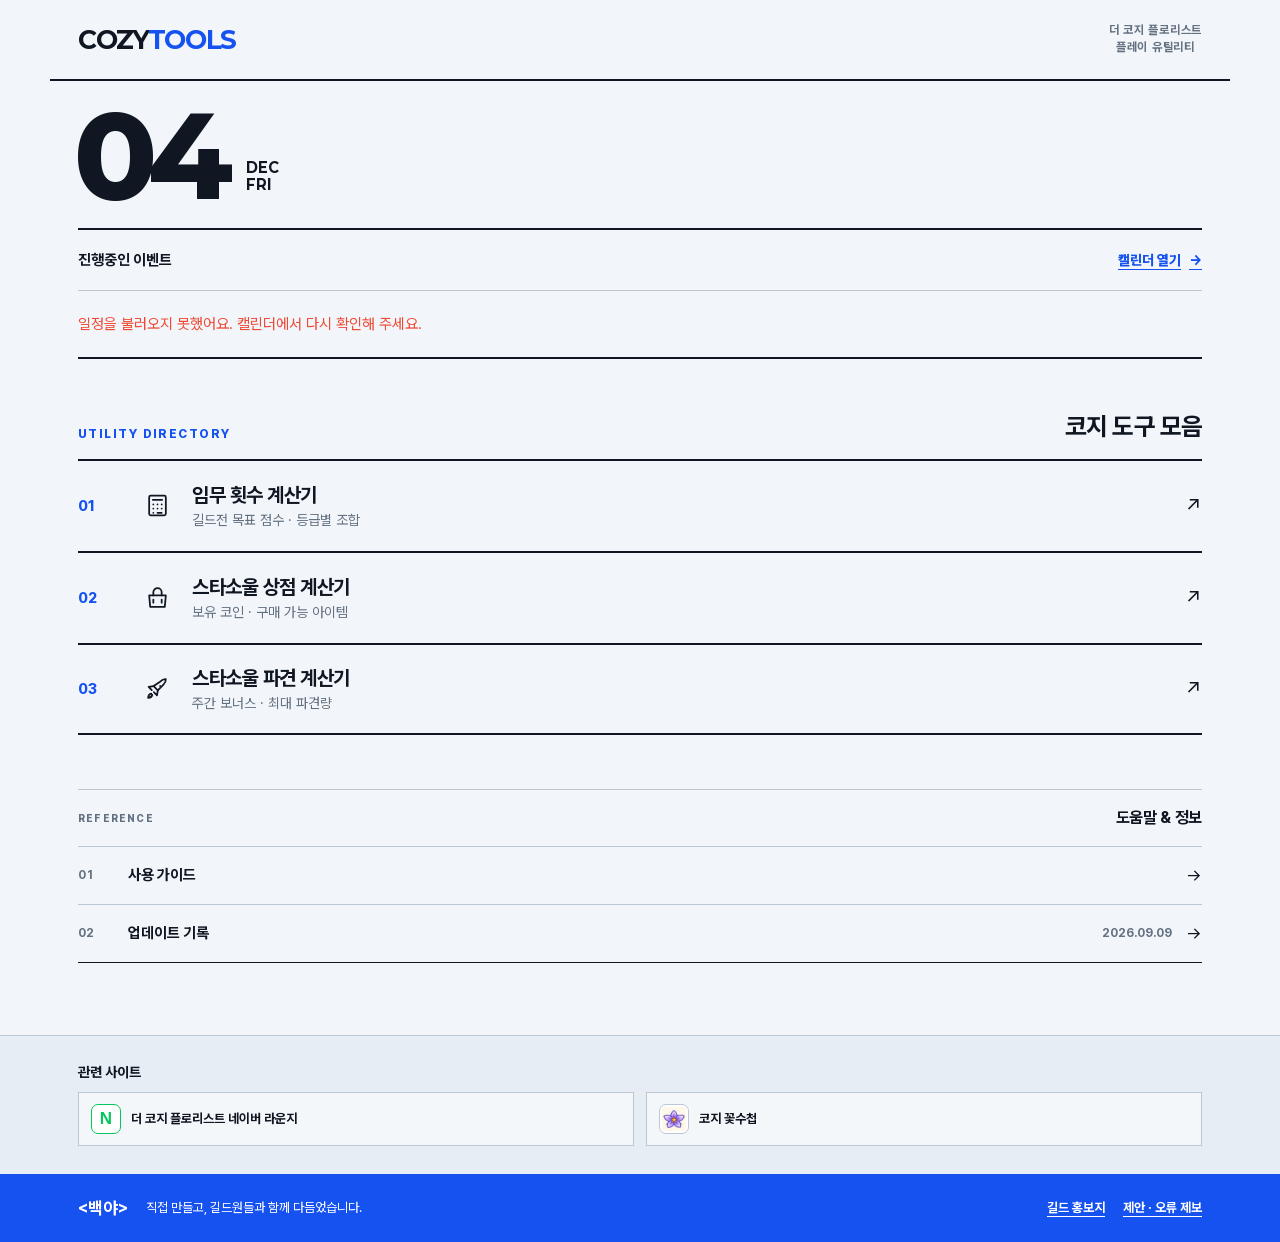
<file: index.html>
<!doctype html>
<html lang="ko">
  <head>
    <meta charset="utf-8" />
    <meta name="viewport" content="width=device-width, initial-scale=1, viewport-fit=cover" />
    <title>Cozytools - 코지툴즈</title>
    <meta name="description" content="더 코지 플로리스트 플레이를 돕는 도구 모음" />

    <meta property="og:type" content="website" />
    <meta property="og:site_name" content="Cozytools" />
    <meta property="og:title" content="Cozytools - 코지툴즈" />
    <meta property="og:description" content="더 코지 플로리스트 플레이를 돕는 도구 모음. 길드 <백야> 제작" />
    <meta property="og:url" content="https://cozytools.pages.dev/" />
    <meta name="twitter:card" content="summary" />
    <meta name="twitter:title" content="Cozytools - 코지툴즈" />

    <link rel="icon" href="favicon.svg" type="image/svg+xml" />
    <link rel="alternate icon" href="favicon.ico" />
    <link rel="apple-touch-icon" href="apple-touch-icon.png" />
    <link rel="stylesheet" href="style.css" />
  </head>
  <body class="home-page">
    <header class="home-header">
      <h1 class="home-wordmark"><a href="index.html" aria-label="Cozytools 홈">COZY<span>TOOLS</span></a></h1>
      <p>더 코지 플로리스트<br />플레이 유틸리티</p>
    </header>

    <main class="home-main">
      <section class="home-today" aria-label="오늘">
        <div class="home-date" aria-label="오늘 날짜">
          <strong id="todayDay">--</strong>
          <span><b id="todayMonth">---</b><b id="todayWeekday">---</b></span>
        </div>
      </section>

      <section class="home-events" aria-labelledby="eventsTitle">
        <div class="home-section-head">
          <h2 id="eventsTitle">진행중인 이벤트</h2>
          <a href="calendar.html">캘린더 열기 <span aria-hidden="true">→</span></a>
        </div>
        <div id="ongoingList" aria-live="polite">
          <div class="home-event-state">일정을 불러오는 중...</div>
        </div>
      </section>

      <section class="home-tools" aria-labelledby="toolsTitle">
        <div class="home-tools-heading">
          <span>UTILITY DIRECTORY</span>
          <h2 id="toolsTitle">코지 도구 모음</h2>
        </div>

        <nav class="home-tool-list" aria-label="계산기 목록">
          <a class="home-tool" href="calc.html">
            <span class="home-tool-number">01</span>
            <span class="home-tool-icon" aria-hidden="true">
              <svg viewBox="0 0 24 24"><rect x="4" y="2.5" width="16" height="19" rx="1.5"></rect><path d="M7.5 6.5h9M8 11h.01M12 11h.01M16 11h.01M8 15h.01M12 15h.01M16 15h.01M8 19h.01M12 19h4"></path></svg>
            </span>
            <span class="home-tool-copy"><strong>임무 횟수 계산기</strong><small>길드전 목표 점수 · 등급별 조합</small></span>
            <span class="home-tool-arrow" aria-hidden="true">↗</span>
          </a>

          <a class="home-tool" href="shop.html">
            <span class="home-tool-number">02</span>
            <span class="home-tool-icon" aria-hidden="true">
              <svg viewBox="0 0 24 24"><path d="M4 10h16l-1 11H5L4 10Z"></path><path d="M8 10V7a4 4 0 0 1 8 0v3M8 14v3M16 14v3"></path></svg>
            </span>
            <span class="home-tool-copy"><strong>스타소울 상점 계산기</strong><small>보유 코인 · 구매 가능 아이템</small></span>
            <span class="home-tool-arrow" aria-hidden="true">↗</span>
          </a>

          <a class="home-tool" href="starsoul.html">
            <span class="home-tool-number">03</span>
            <span class="home-tool-icon" aria-hidden="true">
              <svg viewBox="0 0 24 24"><path d="M14.5 5.5c2.8-2.8 5.5-2.5 5.5-2.5s.3 2.7-2.5 5.5l-5.2 5.2-4-4 6.2-4.2Z"></path><path d="m8.3 9.7-4.8.8 3 3M12.3 13.7l-.8 4.8-3-3M14.5 9.5h.01M6 17c-1.2.2-2.8 1.8-3 4 2.2-.2 3.8-1.8 4-3"></path></svg>
            </span>
            <span class="home-tool-copy"><strong>스타소울 파견 계산기</strong><small>주간 보너스 · 최대 파견량</small></span>
            <span class="home-tool-arrow" aria-hidden="true">↗</span>
          </a>
        </nav>
      </section>

      <section class="home-info" aria-labelledby="infoTitle">
        <div class="home-info-heading">
          <span>REFERENCE</span>
          <h2 id="infoTitle">도움말 &amp; 정보</h2>
        </div>

        <nav class="home-info-list" aria-label="도움말과 정보">
          <a class="home-info-link" href="guide.html">
            <span class="home-info-number">01</span>
            <strong>사용 가이드</strong>
            <span class="home-info-date" aria-hidden="true"></span>
            <span class="home-info-arrow" aria-hidden="true">→</span>
          </a>
          <a class="home-info-link" href="updates.html">
            <span class="home-info-number">02</span>
            <strong>업데이트 기록</strong>
            <time class="home-info-date" datetime="2026-09-09">2026.09.09</time>
            <span class="home-info-arrow" aria-hidden="true">→</span>
          </a>
        </nav>
      </section>
    </main>

    <section class="home-related" aria-labelledby="relatedTitle">
      <div class="home-related-inner">
        <h2 id="relatedTitle">관련 사이트</h2>
        <nav class="home-related-list" aria-label="관련 외부 사이트">
          <a class="home-related-link" href="https://game.naver.com/lounge/Flower_Town_Story/" target="_blank" rel="noopener noreferrer">
            <span class="home-related-icon is-naver" aria-hidden="true">N</span>
            <span>더 코지 플로리스트 네이버 라운지</span>
          </a>
          <a class="home-related-link" href="https://dorazy.art" target="_blank" rel="noopener noreferrer">
            <span class="home-related-icon" aria-hidden="true">
              <img src="dorazy-favicon-32.png" alt="" width="32" height="32" />
            </span>
            <span>코지 꽃수첩</span>
          </a>
        </nav>
      </div>
    </section>

    <footer class="home-footer">
      <div><strong>&lt;백야&gt;</strong><span>직접 만들고, 길드원들과 함께 다듬었습니다.</span></div>
      <div><a href="guild.html">길드 홍보지</a><a href="https://open.kakao.com/me/cozysaeu" target="_blank" rel="noopener noreferrer">제안 · 오류 제보</a></div>
    </footer>

    <script>
      const API_URL = "https://cozytools-backend.saeunezip.workers.dev";

      const WEEKDAY_LABEL = ["일", "월", "화", "수", "목", "금", "토"];
      const MONTH_LABEL = ["JAN", "FEB", "MAR", "APR", "MAY", "JUN", "JUL", "AUG", "SEP", "OCT", "NOV", "DEC"];
      const WEEKDAY_EN = ["SUN", "MON", "TUE", "WED", "THU", "FRI", "SAT"];

      function toDateOnly(d) {
        return new Date(d.getFullYear(), d.getMonth(), d.getDate());
      }
      function parseYMD(s) {
        const [y, m, d] = s.split("-").map(Number);
        return new Date(y, m - 1, d);
      }
      function fmtYMD(d) {
        return (
          d.getFullYear() +
          "-" +
          String(d.getMonth() + 1).padStart(2, "0") +
          "-" +
          String(d.getDate()).padStart(2, "0")
        );
      }
      function addDays(d, n) {
        return new Date(d.getFullYear(), d.getMonth(), d.getDate() + n);
      }
      function diffDays(a, b) {
        return Math.round((a - b) / 86400000);
      }
      const today = toDateOnly(new Date());

      function extractCategory(title) {
        const idx = title.indexOf(" - ");
        return idx === -1 ? { category: null, name: title } : { category: title.slice(0, idx), name: title.slice(idx + 3) };
      }

      function escapeHtml(value) {
        return String(value)
          .replaceAll("&", "&amp;")
          .replaceAll("<", "&lt;")
          .replaceAll(">", "&gt;")
          .replaceAll('"', "&quot;")
          .replaceAll("'", "&#039;");
      }

      function deadlineLabel(endDate) {
        const daysLeft = diffDays(endDate, today);
        if (daysLeft === 0) {
          const endOfToday = addDays(today, 1);
          const hoursLeft = Math.max(1, Math.ceil((endOfToday - new Date()) / 3600000));
          return { text: "TODAY · " + hoursLeft + "H", urgent: true };
        }
        if (daysLeft > 0) return { text: "D—" + String(daysLeft).padStart(2, "0"), urgent: daysLeft === 1 };
        return { text: "진행중", urgent: false };
      }

      function normalizeEvent(raw) {
        if (raw.type === "weekly") {
          return {
            id: raw.id,
            title: raw.title,
            repeat: "weekly",
            weekdayStart: Number(raw.weekdayStart),
            weekdayEnd: Number(raw.weekdayEnd),
            desc: raw.desc,
          };
        }
        return {
          id: raw.id,
          title: raw.title,
          start: String(raw.start).slice(0, 10),
          end: String(raw.end).slice(0, 10),
          desc: raw.desc,
        };
      }

      function setToday() {
        document.getElementById("todayDay").textContent = String(today.getDate()).padStart(2, "0");
        document.getElementById("todayMonth").textContent = MONTH_LABEL[today.getMonth()];
        document.getElementById("todayWeekday").textContent = WEEKDAY_EN[today.getDay()];
        const dateBox = document.querySelector(".home-date");
        dateBox.classList.toggle("is-saturday", today.getDay() === 6);
        dateBox.classList.toggle("is-sunday", today.getDay() === 0);
      }

      function renderOngoing(events) {
        const items = [];
        events.forEach(function (ev) {
          const parts = extractCategory(ev.title);
          if (ev.repeat === "weekly") {
            const schedule =
              ev.weekdayStart === ev.weekdayEnd
                ? "매주 " + WEEKDAY_LABEL[ev.weekdayStart] + "요일"
                : "매주 " + WEEKDAY_LABEL[ev.weekdayStart] + "~" + WEEKDAY_LABEL[ev.weekdayEnd] + "요일";
            items.push({ category: parts.category || "주간 일정", name: parts.name, deadline: "WEEKLY", schedule: schedule, urgent: false, sort: 999 });
          } else {
            const s = parseYMD(ev.start),
              e = parseYMD(ev.end);
            if (today >= s && today <= e) {
              const deadline = deadlineLabel(e);
              items.push({
                category: parts.category || "이벤트",
                name: parts.name,
                deadline: deadline.text,
                urgent: deadline.urgent,
                schedule: fmtYMD(s).slice(5).replace("-", ".") + " — " + fmtYMD(e).slice(5).replace("-", "."),
                sort: diffDays(e, today),
              });
            }
          }
        });

        items.sort(function (a, b) { return a.sort - b.sort; });

        const box = document.getElementById("ongoingList");
        if (!items.length) {
          box.innerHTML = '<div class="home-event-state">현재 진행중인 이벤트가 없습니다.</div>';
          return;
        }
        box.innerHTML = items.slice(0, 5)
          .map(function (it, index) {
            return (
              '<a class="home-event' + (it.urgent ? " is-urgent" : "") + '" href="calendar.html">' +
              '<span class="home-event-number">' + String(index + 1).padStart(2, "0") + "</span>" +
              '<span class="home-event-copy"><small>' + escapeHtml(it.category) + "</small><strong>" + escapeHtml(it.name) + "</strong><em>" + escapeHtml(it.schedule) + "</em></span>" +
              '<span class="home-event-deadline">' + escapeHtml(it.deadline) + "</span>" +
              "</a>"
            );
          })
          .join("");
      }

      async function loadOngoing() {
        try {
          const res = await fetch(API_URL);
          const data = await res.json();
          if (!data.ok) throw new Error(data.error || "불러오기 실패");
          const events = (data.events || []).map(normalizeEvent);
          renderOngoing(events);
        } catch (err) {
          document.getElementById("ongoingList").innerHTML =
            '<div class="home-event-state is-error">일정을 불러오지 못했어요. 캘린더에서 다시 확인해 주세요.</div>';
        }
      }

      setToday();
      loadOngoing();
    </script>
  </body>
</html>
</file>
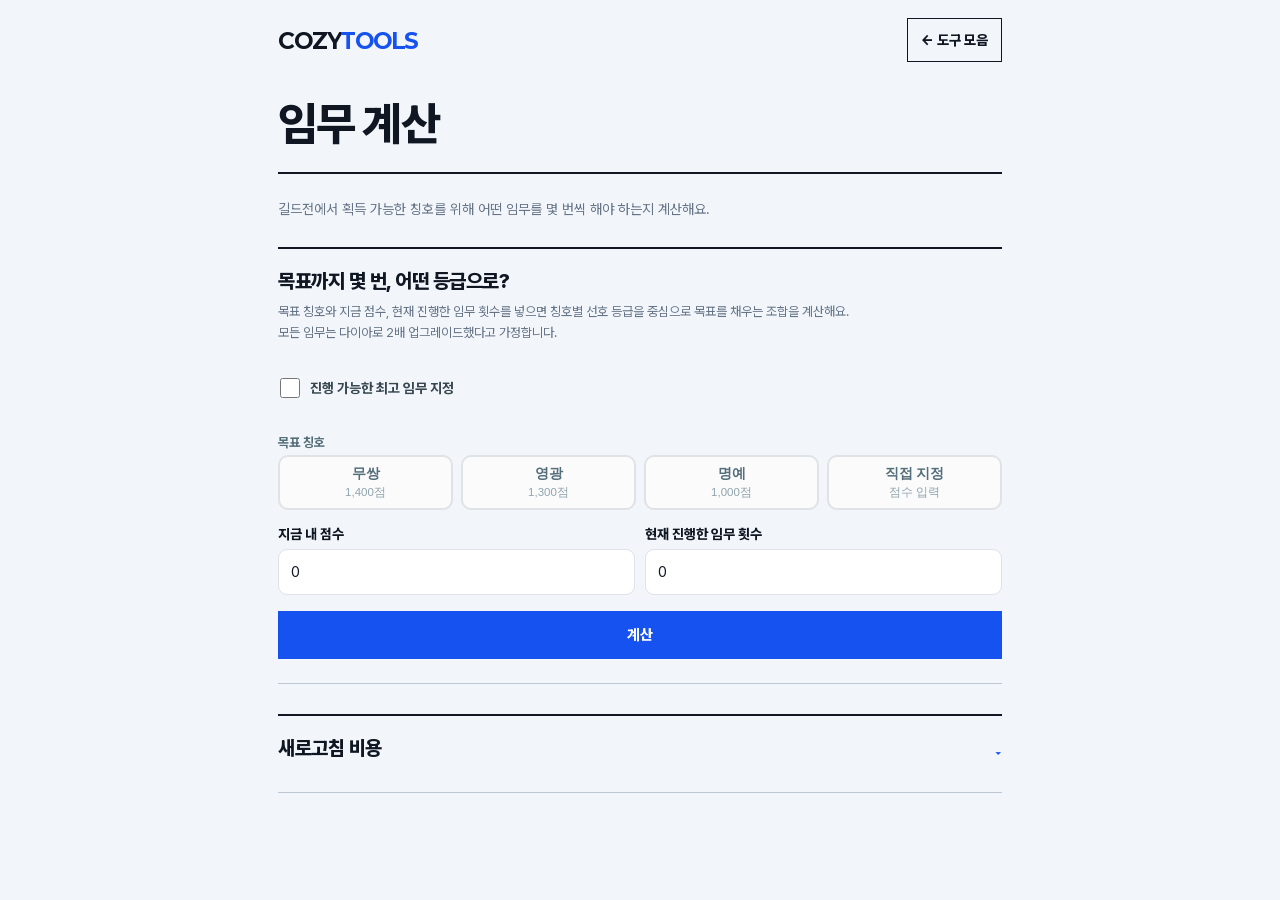
<file: calc.html>
<!doctype html>
<html lang="ko">
  <head>
    <meta charset="utf-8" />
    <meta name="viewport" content="width=device-width, initial-scale=1, viewport-fit=cover" />
    <title>임무 횟수 계산기 · 더 코지 플로리스트</title>
    <meta name="description" content="길드전에서 획득 가능한 칭호를 위해 어떤 임무를 몇 번씩 해야 하는지 계산해요." />

    <meta property="og:type" content="website" />
    <meta property="og:site_name" content="코지 도구 모음" />
    <meta property="og:title" content="임무 횟수 계산기" />
    <meta property="og:description" content="더 코지 플로리스트 · 길드전 목표 점수까지 몇 번, 어떤 등급으로 채울지 계산해줘요" />
    <meta property="og:url" content="https://cozytools.pages.dev/calc.html" />
    <meta name="twitter:card" content="summary" />
    <meta name="twitter:title" content="임무 횟수 계산기" />

    <style>
      * {
        box-sizing: border-box;
      }
      body {
        font-family: "Malgun Gothic", sans-serif;
        margin: 0;
        padding: 16px 10px 40px;
        background: #f7f7f8;
        color: #263238;
      }
      .container {
        max-width: 640px;
        margin: auto;
      }

      .header-area {
        display: flex;
        justify-content: space-between;
        align-items: center;
        gap: 10px;
        flex-wrap: wrap;
        margin-bottom: 14px;
      }
      .title {
        color: #152c57;
        margin: 0;
        font-size: 21px;
      }
      .nav-btn {
        background: #1f3b73;
        color: #fff;
        text-decoration: none;
        padding: 10px 14px;
        border-radius: 9px;
        font-weight: bold;
        font-size: 14px;
        border: none;
        cursor: pointer;
      }
      .nav-btn:hover {
        filter: brightness(0.92);
      }

      .panel {
        background: #fff;
        border-radius: 14px;
        padding: 16px;
        box-shadow: 0 2px 8px rgba(0, 0, 0, 0.06);
        margin-bottom: 14px;
      }
      .panel h3 {
        margin: 0 0 4px;
        font-size: 16px;
        color: #152c57;
      }
      .panel .desc {
        font-size: 12.5px;
        color: #90a4ae;
        margin: 0 0 14px;
        line-height: 1.6;
      }

      .field {
        margin-bottom: 12px;
      }
      .field label,
      .field-label {
        display: block;
        font-size: 13px;
        font-weight: bold;
        color: #546e7a;
        margin-bottom: 5px;
      }
      .field input:not([type="checkbox"]),
      .field select {
        width: 100%;
        padding: 10px 12px;
        border: 1px solid #dfe3e6;
        border-radius: 9px;
        font-size: 15px;
        background: #fff;
        outline: none;
      }
      .field input:not([type="checkbox"]):focus,
      .field select:focus {
        border-color: #1f3b73;
      }
      .field label.mission-cap-toggle {
        display: flex;
        flex-direction: row;
        align-items: center;
        flex-wrap: nowrap;
        gap: 10px;
        width: 100%;
        min-height: 44px;
        margin: 0;
        padding: 8px 2px;
        cursor: pointer;
        font-size: 14px;
        font-weight: bold;
        line-height: 1.4;
        color: #37474f;
      }
      .field label.mission-cap-toggle > .mission-cap-checkbox {
        box-sizing: border-box;
        flex: 0 0 20px;
        width: 20px;
        height: 20px;
        min-width: 20px;
        padding: 0;
        border: 0;
        border-radius: 4px;
        margin: 0;
        accent-color: #1f3b73;
        align-self: center;
      }
      .field label.mission-cap-toggle > span {
        white-space: nowrap;
      }
      .target-title-options {
        display: grid;
        grid-template-columns: repeat(4, minmax(0, 1fr));
        gap: 8px;
      }
      .target-title-btn {
        display: flex;
        min-height: 54px;
        flex-direction: column;
        align-items: center;
        justify-content: center;
        gap: 2px;
        padding: 8px 6px;
        border: 2px solid #dfe3e6;
        border-radius: 10px;
        background: #fbfbfc;
        color: #546e7a;
        font-size: 14px;
        font-weight: bold;
        cursor: pointer;
      }
      .target-title-btn small {
        color: #90a4ae;
        font-size: 11.5px;
        font-weight: normal;
      }
      .target-title-btn:hover {
        background: #f3f6fc;
      }
      .target-title-btn[aria-pressed="true"] {
        border-color: #1f3b73;
        background: #f3f6fc;
        color: #152c57;
      }
      .target-title-btn:focus-visible {
        outline: 3px solid rgba(31, 59, 115, 0.22);
        outline-offset: 2px;
      }
      .custom-target-field {
        margin-top: 10px;
      }
      .custom-target-field[hidden] {
        display: none;
      }
      .mission-cap-controls {
        display: grid;
        grid-template-columns: repeat(2, minmax(0, 1fr));
        gap: 10px;
        margin-top: 10px;
      }
      .mission-cap-controls[hidden] {
        display: none;
      }
      .mission-cap-control label {
        display: block;
      }
      .mission-cap-control,
      .mission-cap-control select {
        min-width: 0;
      }
      .field-row {
        display: flex;
        gap: 10px;
      }
      .field-row .field {
        flex: 1;
      }

      .btn {
        background: #1f3b73;
        color: #fff;
        border: none;
        padding: 11px 18px;
        border-radius: 9px;
        font-weight: bold;
        cursor: pointer;
        font-size: 14px;
        width: 100%;
      }
      .btn:hover {
        filter: brightness(0.94);
      }

      .result-box {
        background: #f3f6fc;
        border-radius: 12px;
        padding: 14px 16px;
        margin-top: 4px;
      }
      .result-row {
        display: flex;
        justify-content: space-between;
        font-size: 14px;
        padding: 5px 0;
      }
      .result-row b {
        color: #152c57;
      }
      .result-total {
        border-top: 1px solid #dce3f0;
        margin-top: 6px;
        padding-top: 10px;
      }
      .result-title {
        font-size: 13.5px;
        font-weight: bold;
        color: #152c57;
        margin-bottom: 6px;
      }
      .result-empty {
        color: #90a4ae;
        font-size: 13px;
        text-align: center;
        padding: 10px 0;
      }

      table.mini {
        width: 100%;
        border-collapse: collapse;
        margin-top: 4px;
        font-size: 13px;
      }
      table.mini th,
      table.mini td {
        padding: 6px 4px;
        text-align: right;
        border-bottom: 1px solid #e3e9f5;
      }
      table.mini th:first-child,
      table.mini td:first-child {
        text-align: left;
      }
      table.mini th {
        color: #90a4ae;
        font-weight: bold;
        font-size: 12px;
      }

      .note {
        font-size: 12px;
        color: #90a4ae;
        line-height: 1.7;
        margin-top: 10px;
      }
      .info-box {
        background: #fff8e1;
        border: 1px solid #ffe082;
        border-radius: 10px;
        padding: 10px 13px;
        font-size: 12.5px;
        color: #6d5a1f;
        line-height: 1.6;
        margin-bottom: 14px;
      }
      .error-msg {
        color: #b71c1c;
        font-weight: bold;
        font-size: 13px;
        background: #ffebee;
        padding: 11px 13px;
        border-radius: 10px;
        margin-top: 10px;
      }

      /* 아코디언 (새로고침 비용 참고) */
      .accordion-head {
        display: flex;
        justify-content: space-between;
        align-items: center;
        width: 100%;
        background: none;
        border: none;
        padding: 0;
        cursor: pointer;
        text-align: left;
      }
      .accordion-head h3 {
        flex: 1;
      }
      .accordion-arrow {
        color: #90a4ae;
        font-size: 13px;
        transition: transform 0.15s;
        flex: none;
        margin-left: 8px;
      }
      .accordion-arrow.open {
        transform: rotate(180deg);
      }
      .accordion-body {
        display: none;
        margin-top: 12px;
      }
      .accordion-body.open {
        display: block;
      }

      .presets {
        display: flex;
        gap: 7px;
        flex-wrap: wrap;
        margin-bottom: 14px;
      }
      .preset-btn {
        border: 1px solid #dfe3e6;
        background: #fbfbfc;
        padding: 7px 12px;
        border-radius: 20px;
        cursor: pointer;
        font-size: 12.5px;
        font-weight: bold;
        color: #546e7a;
      }
      .preset-btn:hover {
        background: #eceff1;
      }

      .grade-list {
        display: flex;
        flex-direction: column;
        gap: 8px;
        margin-bottom: 12px;
      }
      .grade-item {
        display: flex;
        align-items: center;
        gap: 10px;
        padding: 9px 11px;
        border: 2px solid #eceff1;
        border-radius: 10px;
        cursor: pointer;
        user-select: none;
      }
      .grade-item.on {
        border-color: #1f3b73;
        background: #f3f6fc;
      }
      .grade-item input {
        width: 17px;
        height: 17px;
        accent-color: #1f3b73;
      }
      .grade-item .gname {
        font-weight: bold;
        font-size: 14px;
        flex: 1;
      }
      .grade-item .gprob {
        font-size: 12px;
        color: #90a4ae;
      }

      .footer-note {
        text-align: center;
        font-size: 12px;
        color: #b0bec5;
        margin-top: 24px;
        line-height: 1.8;
      }
      .footer-note a {
        color: #90a4ae;
      }
    </style>
    <link rel="icon" href="favicon.svg" type="image/svg+xml" />
    <link rel="alternate icon" href="favicon.ico" />
    <link rel="apple-touch-icon" href="apple-touch-icon.png" />
    <link rel="stylesheet" href="editorial.css" />
    <style>
      .combo-editor .accordion-head {
        min-height: 44px;
      }
      .combo-editor {
        margin: 8px 0 12px;
        padding: 10px 12px;
        border: 1px solid #dce3f0;
        border-radius: 10px;
        background: #fff;
      }
      .combo-editor-title {
        display: block;
        color: #152c57;
        font-size: 14px;
        font-weight: bold;
      }
      .combo-editor-head-copy {
        flex: 1;
        min-width: 0;
      }
      .combo-editor-summary {
        display: block;
        margin-top: 3px;
        color: #607d8b;
        font-size: 11.5px;
        font-weight: normal;
        line-height: 1.45;
      }
      .combo-editor-intro {
        margin: 2px 0 12px;
        color: #607d8b;
        font-size: 12.5px;
        line-height: 1.6;
      }
      .combo-grade-list {
        border-top: 1px solid #dce3f0;
      }
      .combo-grade-group {
        border-bottom: 1px solid #dce3f0;
      }
      .combo-grade-head {
        display: flex;
        align-items: center;
        gap: 10px;
        width: 100%;
        min-height: 48px;
        padding: 8px 2px;
        border: 0;
        background: transparent;
        color: #263238;
        font: inherit;
        text-align: left;
        cursor: pointer;
      }
      .combo-grade-name {
        min-width: 42px;
        color: #152c57;
        font-weight: bold;
      }
      .combo-grade-summary {
        flex: 1;
        color: #607d8b;
        font-size: 12px;
        line-height: 1.45;
      }
      .combo-grade-arrow {
        color: #1f3b73;
        font-size: 24px;
        line-height: 1;
        transition: transform 0.15s;
        transform: rotate(0deg);
        transform-origin: center;
      }
      .combo-grade-arrow.open {
        transform: rotate(90deg);
      }
      .combo-refinement-list {
        display: none;
        padding: 2px 0 10px;
      }
      .combo-refinement-list.open {
        display: block;
      }
      .combo-refinement-row {
        display: grid;
        grid-template-columns: minmax(0, 1fr) auto;
        align-items: center;
        gap: 12px;
        min-height: 52px;
        padding: 5px 2px 5px 12px;
      }
      .combo-refinement-row.unavailable {
        border-radius: 8px;
        background: #f7f7f8;
        color: #90a4ae;
      }
      .combo-refinement-row.unavailable .combo-refinement-score::after {
        content: " · 선택 불가";
        color: #b0bec5;
      }
      .combo-refinement-label {
        min-width: 0;
        font-size: 13.5px;
        font-weight: bold;
      }
      .combo-refinement-score {
        display: block;
        margin-top: 2px;
        color: #78909c;
        font-size: 11.5px;
        font-weight: normal;
      }
      .combo-stepper {
        display: grid;
        grid-template-columns: 44px 52px 44px;
        align-items: center;
        gap: 4px;
      }
      .combo-stepper button,
      .combo-stepper input {
        min-height: 44px;
        border: 1px solid #b9c8f3;
        background: #fff;
        color: #152c57;
        font: inherit;
        font-weight: bold;
        text-align: center;
      }
      .combo-stepper button {
        padding: 0;
        cursor: pointer;
        font-size: 18px;
      }
      .combo-stepper button:disabled {
        border-color: #e3e9f5;
        color: #b0bec5;
        cursor: not-allowed;
      }
      .combo-stepper input {
        width: 52px;
        padding: 4px;
        appearance: textfield;
      }
      .combo-stepper input::-webkit-inner-spin-button,
      .combo-stepper input::-webkit-outer-spin-button {
        margin: 0;
        appearance: none;
      }
      .combo-live-summary {
        margin-top: 14px;
        padding-top: 8px;
        border-top: 1px solid #b9c8f3;
      }
      .combo-case-message {
        margin-top: 10px;
        padding: 11px 13px;
        border-radius: 10px;
        font-size: 13px;
        line-height: 1.6;
      }
      .combo-case-message.achieved {
        border: 1px solid #a5d6a7;
        background: #e8f5e9;
        color: #2e7d32;
      }
      .combo-case-message.impossible {
        border: 1px solid #ef9a9a;
        background: #ffebee;
        color: #b71c1c;
      }
      .combo-verdict {
        margin-top: 10px;
        padding: 10px 12px;
        border-radius: 8px;
        font-size: 13px;
        font-weight: bold;
      }
      .combo-verdict.exact {
        background: #e8f5e9;
        color: #2e7d32;
      }
      .combo-verdict.surplus {
        background: #fff8e1;
        color: #6d5a1f;
      }
      .combo-verdict.shortage {
        background: #ffebee;
        color: #b71c1c;
      }
      .combo-actions {
        display: flex;
        gap: 8px;
        margin-top: 12px;
      }
      .combo-action-btn {
        flex: 1;
        min-height: 44px;
        padding: 8px 10px;
        border: 1px solid #b9c8f3;
        background: #fff;
        color: #1f3b73;
        font: inherit;
        font-size: 12.5px;
        font-weight: bold;
        cursor: pointer;
      }
      .combo-action-btn:hover,
      .combo-stepper button:not(:disabled):hover {
        background: #f3f6fc;
      }
      .combo-action-btn:disabled {
        border-color: #e3e9f5;
        color: #b0bec5;
        cursor: not-allowed;
      }
      .combo-editor button:focus-visible,
      .combo-editor input:focus-visible,
      #missionCapEnabled:focus-visible,
      #missionCapGrade:focus-visible,
      #missionCapRefinement:focus-visible {
        outline: 3px solid rgba(31, 59, 115, 0.28);
        outline-offset: 2px;
      }
      @media (max-width: 480px) {
        .target-title-options {
          grid-template-columns: repeat(2, minmax(0, 1fr));
        }
        .mission-cap-controls {
          grid-template-columns: repeat(2, minmax(0, 1fr));
          gap: 8px;
        }
        .combo-refinement-row {
          grid-template-columns: minmax(0, 1fr) auto;
          gap: 6px;
          padding-left: 4px;
        }
        .combo-stepper {
          grid-template-columns: 44px 46px 44px;
        }
        .combo-stepper button,
        .combo-stepper input {
          min-height: 44px;
        }
        .combo-stepper input {
          width: 46px;
        }
        .combo-actions {
          flex-direction: column;
        }
      }
    </style>
  </head>
  <body>
    <div class="container">
      <div class="header-area">
        <a href="index.html" class="site-wordmark" aria-label="Cozytools 홈">COZY<span>TOOLS</span></a>
        <a href="index.html" class="nav-btn">← 도구 모음</a>
        <h1 class="title">임무 계산</h1>
      </div>

      <div class="info-box">
        길드전에서 획득 가능한 칭호를 위해 어떤 임무를 몇 번씩 해야 하는지 계산해요.
      </div>

      <!-- 목표 조합 계산기 -->
      <div class="panel">
        <h3>목표까지 몇 번, 어떤 등급으로?</h3>
        <p class="desc">
          목표 칭호와 지금 점수, 현재 진행한 임무 횟수를 넣으면 칭호별 선호 등급을
          중심으로 목표를 채우는 조합을 계산해요. <br />모든 임무는 다이아로 2배
          업그레이드했다고 가정합니다.
        </p>

        <div class="field">
          <label class="mission-cap-toggle" for="missionCapEnabled">
            <input
              type="checkbox"
              id="missionCapEnabled"
              class="mission-cap-checkbox"
              onchange="handleMissionCapToggle()"
            />
            <span>진행 가능한 최고 임무 지정</span>
          </label>
          <div class="mission-cap-controls" id="missionCapControls" hidden>
            <div class="mission-cap-control">
              <label for="missionCapGrade">임무 등급</label>
              <select
                id="missionCapGrade"
                onchange="handleMissionCapChange()"
                disabled
              ></select>
            </div>
            <div class="mission-cap-control">
              <label for="missionCapRefinement">개량 점수</label>
              <select
                id="missionCapRefinement"
                onchange="handleMissionCapChange()"
                disabled
              ></select>
            </div>
          </div>
        </div>

        <div class="field">
          <div id="targetTitleLabel" class="field-label">목표 칭호</div>
          <div
            class="target-title-options"
            role="group"
            aria-labelledby="targetTitleLabel"
          >
            <button
              type="button"
              class="target-title-btn"
              data-target-title="musang"
              aria-pressed="false"
              onclick="selectTargetTitle('musang')"
            >
              <span>무쌍</span><small>1,400점</small>
            </button>
            <button
              type="button"
              class="target-title-btn"
              data-target-title="yeonggwang"
              aria-pressed="false"
              onclick="selectTargetTitle('yeonggwang')"
            >
              <span>영광</span><small>1,300점</small>
            </button>
            <button
              type="button"
              class="target-title-btn"
              data-target-title="myeongye"
              aria-pressed="false"
              onclick="selectTargetTitle('myeongye')"
            >
              <span>명예</span><small>1,000점</small>
            </button>
            <button
              type="button"
              class="target-title-btn"
              data-target-title="custom"
              aria-pressed="false"
              onclick="selectTargetTitle('custom')"
            >
              <span>직접 지정</span><small>점수 입력</small>
            </button>
          </div>
          <div class="custom-target-field" id="customTargetField" hidden>
            <label for="customTargetScore">직접 지정 목표 점수</label>
            <input
              type="number"
              id="customTargetScore"
              placeholder="예: 1200"
              inputmode="numeric"
              min="1"
              step="1"
              disabled
            />
          </div>
        </div>
        <div class="field-row">
          <div class="field">
            <label for="currentScore">지금 내 점수</label>
            <input
              type="number"
              id="currentScore"
              value="0"
              inputmode="numeric"
              min="0"
              step="1"
            />
          </div>
          <div class="field">
            <label for="completedCount">현재 진행한 임무 횟수</label>
            <input
              type="number"
              id="completedCount"
              value="0"
              inputmode="numeric"
              min="0"
              step="1"
            />
          </div>
        </div>

        <button type="button" class="btn" onclick="calcCombo()">계산</button>

        <div id="comboResult"></div>
      </div>

      <!-- 새로고침 비용 참고 (아코디언) -->
      <div class="panel">
        <button
          type="button"
          class="accordion-head"
          id="refreshAccordionHead"
          aria-expanded="false"
          aria-controls="accordionBody"
          onclick="toggleAccordion()"
        >
          <h3>새로고침 비용</h3>
          <span class="accordion-arrow" id="accArrow">▾</span>
        </button>

        <div
          id="accordionBody"
          class="accordion-body"
          role="region"
          aria-labelledby="refreshAccordionHead"
          hidden
        >
          <p class="desc" style="margin: 6px 0 0">
            원하는 등급을 띄울 때 다이아가 얼마나 들지 예상해보는 계산기예요.
          </p>
          <div class="presets" style="margin-top: 14px">
            <button type="button" class="preset-btn" onclick="pickPreset(['URP'])">
              UR+만
            </button>
            <button type="button" class="preset-btn" onclick="pickPreset(['UR', 'URP'])">
              UR 이상
            </button>
            <button
              type="button"
              class="preset-btn"
              onclick="pickPreset(['SR', 'SRP', 'SSR', 'UR', 'URP'])"
            >
              전부
            </button>
          </div>

          <div class="grade-list" id="gradeList"></div>

          <div class="result-box" id="refreshResult">
            <div class="result-empty">등급을 하나 이상 선택해 주세요.</div>
          </div>

          <div class="info-box" style="margin-top: 14px; margin-bottom: 0">
            고급(16다이아)·중급(8다이아) 새로고침은 목표를 뭘로 잡든
            일반(2다이아) 반복보다 항상 평균 1.578배 비쌉니다.
            <b>특수한 상황이 아니라면 일반 반복이 항상 유리해요.</b>
          </div>
        </div>
      </div>

    </div>

    <script>
      const GRADES = [
        { key: "SR", label: "SR", score: 21, prob: 0.0413 },
        { key: "SRP", label: "SR+", score: 23, prob: 0.0512 },
        { key: "SSR", label: "SSR", score: 25, prob: 0.0511 },
        { key: "UR", label: "UR", score: 28, prob: 0.0435 },
        { key: "URP", label: "UR+", score: 30, prob: 0.0102 },
      ]; // 점수 오름차순으로 정렬돼 있어야 조합 계산이 맞습니다.
      const REFRESH_COST = 2; // 일반 새로고침 다이아 비용
      const UPGRADE_MULT = 2; // 목표 조합 계산은 모든 임무를 업그레이드한다고 가정
      const TOTAL_MISSION_COUNT = 24;
      const MAX_UPGRADE_LEVEL = 4; // 개량 최대 단계 (게임이 바뀌면 여기만 고치세요)
      const TITLE_PRESETS = {
        musang: { score: 1400, preferredGradeKey: "UR" },
        yeonggwang: { score: 1300, preferredGradeKey: "SSR" },
        myeongye: { score: 1000, preferredGradeKey: "SR" },
        custom: { score: null, preferredGradeKey: null },
      };
      const REFINEMENT_LABELS = Array.from(
        { length: MAX_UPGRADE_LEVEL + 1 },
        function (_, level) {
          return level === 0 ? "기본" : "개량 +" + level;
        },
      );

      const COMBO_VARIANTS = [];
      GRADES.forEach(function (grade, gradeIndex) {
        for (let level = 0; level <= MAX_UPGRADE_LEVEL; level++) {
          COMBO_VARIANTS.push({
            gradeKey: grade.key,
            gradeLabel: grade.label,
            gradeIndex: gradeIndex,
            level: level,
            score: grade.score * UPGRADE_MULT + level,
            baseScore: grade.score,
          });
        }
      });

      // 기존 자동 추천은 기본 등급들과 UR+ 개량 단계를 기준으로 유지합니다.
      // 다른 등급의 개량 단계는 아래 편집기에서 직접 선택할 수 있습니다.
      const RECOMMENDATION_VARIANTS = COMBO_VARIANTS.filter(function (variant) {
        return variant.level === 0 || variant.gradeKey === "URP";
      })
        .sort(function (a, b) {
          return (
            a.score - b.score ||
            a.baseScore - b.baseScore ||
            a.gradeIndex - b.gradeIndex ||
            a.level - b.level
          );
        });

      function formatVariantLabel(variant) {
        return (
          variant.gradeLabel +
          " · " +
          REFINEMENT_LABELS[variant.level] +
          " (" +
          variant.score +
          "점)"
        );
      }

      function buildMissionCapOptions() {
        const gradeSelect = document.getElementById("missionCapGrade");
        GRADES.forEach(function (grade) {
          const option = document.createElement("option");
          option.value = grade.key;
          option.textContent = grade.label;
          gradeSelect.appendChild(option);
        });
        gradeSelect.value = "URP";

        const refinementSelect = document.getElementById(
          "missionCapRefinement",
        );
        REFINEMENT_LABELS.forEach(function (label, level) {
          const option = document.createElement("option");
          option.value = String(level);
          option.textContent = label;
          refinementSelect.appendChild(option);
        });
        refinementSelect.value = String(MAX_UPGRADE_LEVEL);
      }

      function getSelectedMissionCap() {
        const isLimited = document.getElementById("missionCapEnabled").checked;
        if (!isLimited) {
          return {
            isLimited: false,
            variant: RECOMMENDATION_VARIANTS[RECOMMENDATION_VARIANTS.length - 1],
          };
        }
        const gradeKey = document.getElementById("missionCapGrade").value;
        const level = Number(
          document.getElementById("missionCapRefinement").value,
        );
        const variant = COMBO_VARIANTS.find(function (candidate) {
          return (
            candidate.gradeKey === gradeKey && candidate.level === level
          );
        });
        return {
          isLimited: true,
          variant: variant,
        };
      }

      function handleMissionCapToggle() {
        const enabled = document.getElementById("missionCapEnabled").checked;
        const controls = document.getElementById("missionCapControls");
        controls.hidden = !enabled;
        document.getElementById("missionCapGrade").disabled = !enabled;
        document.getElementById("missionCapRefinement").disabled = !enabled;
        if (comboEditorState) calcCombo();
      }

      function getRecommendationVariants(cap) {
        if (!cap.isLimited) return RECOMMENDATION_VARIANTS;
        const candidates = COMBO_VARIANTS.filter(function (variant) {
          return variant.level === 0 && variant.score <= cap.variant.score;
        });
        if (cap.variant.level > 0) candidates.push(cap.variant);
        return candidates.sort(function (a, b) {
          return (
            a.score - b.score ||
            a.baseScore - b.baseScore ||
            a.gradeIndex - b.gradeIndex ||
            a.level - b.level
          );
        });
      }

      function handleMissionCapChange() {
        if (comboEditorState) calcCombo();
      }

      let comboEditorState = null;
      let comboEditorOpen = false;
      let comboGradeOpen = {};
      let selectedTitleKey = null;

      /* ---------- 목표 조합 계산기 ---------- */
      function createEmptyComboCounts() {
        const counts = {};
        GRADES.forEach(function (grade) {
          counts[grade.key] = Array(MAX_UPGRADE_LEVEL + 1).fill(0);
        });
        return counts;
      }

      function cloneComboCounts(counts) {
        const cloned = {};
        GRADES.forEach(function (grade) {
          cloned[grade.key] = counts[grade.key].slice();
        });
        return cloned;
      }

      function setRecommendedCount(counts, variant, count) {
        counts[variant.gradeKey][variant.level] = count;
      }

      function setRecommendedGradeExpansions(recommendation, syncDom) {
        comboGradeOpen = {};
        GRADES.forEach(function (grade) {
          comboGradeOpen[grade.key] = recommendation[grade.key].some(function (
            count,
          ) {
            return count > 0;
          });
          if (syncDom) syncComboGradeOpen(grade.key);
        });
      }

      function selectTargetTitle(key) {
        if (!Object.prototype.hasOwnProperty.call(TITLE_PRESETS, key)) return;
        selectedTitleKey = key;
        document
          .querySelectorAll("[data-target-title]")
          .forEach(function (button) {
            button.setAttribute(
              "aria-pressed",
              String(button.getAttribute("data-target-title") === key),
            );
          });

        const isCustom = key === "custom";
        const customField = document.getElementById("customTargetField");
        const customInput = document.getElementById("customTargetScore");
        customField.hidden = !isCustom;
        customInput.disabled = !isCustom;

        comboEditorState = null;
        comboEditorOpen = false;
        comboGradeOpen = {};
        document.getElementById("comboResult").innerHTML = "";
        if (isCustom) customInput.focus();
      }

      function calculateRecommendation(need, remaining, candidates) {
        const counts = createEmptyComboCounts();
        if (need <= 0 || remaining <= 0) return counts;

        const variants = candidates || RECOMMENDATION_VARIANTS;
        const lowest = variants[0];
        const highest = variants[variants.length - 1];

        if (need > highest.score * remaining) {
          setRecommendedCount(counts, highest, remaining);
          return counts;
        }

        const minimumLowestCount = Math.ceil(need / lowest.score);
        if (minimumLowestCount <= remaining) {
          setRecommendedCount(counts, lowest, minimumLowestCount);
          return counts;
        }

        const averageNeeded = need / remaining;
        let lowIndex = 0;
        for (let i = 0; i < variants.length; i++) {
          if (variants[i].score <= averageNeeded) {
            lowIndex = i;
          }
        }

        const low = variants[lowIndex];
        if (
          low.score * remaining >= need ||
          lowIndex === variants.length - 1
        ) {
          setRecommendedCount(counts, low, remaining);
          return counts;
        }

        const high = variants[lowIndex + 1];
        const highCount = Math.min(
          remaining,
          Math.max(
            0,
            Math.ceil(
              (need - remaining * low.score) / (high.score - low.score),
            ),
          ),
        );
        setRecommendedCount(counts, high, highCount);
        setRecommendedCount(counts, low, remaining - highCount);
        return counts;
      }

      function isBetterPlanForScore(candidate, current) {
        if (!current) return true;
        if (candidate.urpCount !== current.urpCount) {
          return candidate.urpCount < current.urpCount;
        }
        if (candidate.preferredCount !== current.preferredCount) {
          return candidate.preferredCount > current.preferredCount;
        }
        if (candidate.cost !== current.cost) {
          return candidate.cost < current.cost;
        }
        for (let i = 0; i < candidate.counts.length; i++) {
          if (candidate.counts[i] !== current.counts[i]) {
            return candidate.counts[i] > current.counts[i];
          }
        }
        return false;
      }

      function optimizeFixedAttemptPlan(
        need,
        attempts,
        variants,
        preferredGradeKey,
      ) {
        let states = new Map();
        states.set(0, {
          counts: Array(variants.length).fill(0),
          urpCount: 0,
          preferredCount: 0,
          cost: 0,
        });

        for (let attempt = 0; attempt < attempts; attempt++) {
          const nextStates = new Map();
          states.forEach(function (plan, score) {
            variants.forEach(function (variant, index) {
              const nextScore = score + variant.score;
              const nextCounts = plan.counts.slice();
              nextCounts[index] += 1;
              const nextPlan = {
                counts: nextCounts,
                urpCount: plan.urpCount + (variant.gradeKey === "URP" ? 1 : 0),
                preferredCount:
                  plan.preferredCount +
                  (variant.gradeKey === preferredGradeKey ? 1 : 0),
                cost: plan.cost + variant.baseScore * 3,
              };
              if (isBetterPlanForScore(nextPlan, nextStates.get(nextScore))) {
                nextStates.set(nextScore, nextPlan);
              }
            });
          });
          states = nextStates;
        }

        let best = null;
        let bestScore = 0;
        states.forEach(function (plan, score) {
          if (score < need) return;
          if (
            !best ||
            plan.urpCount < best.urpCount ||
            (plan.urpCount === best.urpCount &&
              plan.preferredCount > best.preferredCount) ||
            (plan.urpCount === best.urpCount &&
              plan.preferredCount === best.preferredCount &&
              score < bestScore) ||
            (plan.urpCount === best.urpCount &&
              plan.preferredCount === best.preferredCount &&
              score === bestScore &&
              (plan.cost < best.cost ||
                (plan.cost === best.cost &&
                  isBetterPlanForScore(plan, best))))
          ) {
            best = plan;
            bestScore = score;
          }
        });

        if (!best) return null;
        const counts = createEmptyComboCounts();
        variants.forEach(function (variant, index) {
          setRecommendedCount(counts, variant, best.counts[index]);
        });
        return counts;
      }

      function calculateTitleRecommendation(
        need,
        remaining,
        candidates,
        preferredGradeKey,
      ) {
        const counts = createEmptyComboCounts();
        if (need <= 0 || remaining <= 0) return counts;

        const highest = candidates[candidates.length - 1];
        if (need > highest.score * remaining) {
          setRecommendedCount(counts, highest, remaining);
          return counts;
        }

        let baseline = candidates.find(function (variant) {
          return variant.gradeKey === preferredGradeKey && variant.level === 0;
        });
        if (!baseline) {
          const allowedNonUrp = candidates.filter(function (variant) {
            return variant.gradeKey !== "URP";
          });
          baseline = allowedNonUrp[allowedNonUrp.length - 1] || candidates[0];
        }

        const baselineCount = Math.ceil(need / baseline.score);
        if (baselineCount <= remaining) {
          setRecommendedCount(counts, baseline, baselineCount);
          return counts;
        }

        const higherCandidates = candidates.filter(function (variant) {
          return variant.score >= baseline.score;
        });
        const withoutUrp = higherCandidates.filter(function (variant) {
          return variant.gradeKey !== "URP";
        });
        const nonUrpHighest = withoutUrp[withoutUrp.length - 1];
        const usableVariants =
          nonUrpHighest && nonUrpHighest.score * remaining >= need
            ? withoutUrp
            : higherCandidates;

        return (
          optimizeFixedAttemptPlan(
            need,
            remaining,
            usableVariants,
            preferredGradeKey,
          ) || counts
        );
      }

      function showComboError(message) {
        comboEditorState = null;
        document.getElementById("comboResult").innerHTML =
          '<div class="error-msg" role="alert">' + message + "</div>";
      }

      function calcCombo() {
        const currentRaw = document.getElementById("currentScore").value.trim();
        const completedRaw = document
          .getElementById("completedCount")
          .value.trim();
        if (!selectedTitleKey) {
          showComboError("목표 칭호를 선택해 주세요.");
          return;
        }

        const titlePreset = TITLE_PRESETS[selectedTitleKey];
        const customTargetRaw = document
          .getElementById("customTargetScore")
          .value.trim();
        const target =
          selectedTitleKey === "custom"
            ? Number(customTargetRaw)
            : titlePreset.score;
        const current = currentRaw === "" ? 0 : Number(currentRaw);
        const completed = Number(completedRaw);

        if (
          selectedTitleKey === "custom" &&
          (!Number.isSafeInteger(target) || target <= 0)
        ) {
          showComboError("직접 지정 목표 점수를 1 이상의 정수로 입력해 주세요.");
          return;
        }
        if (!Number.isSafeInteger(current) || current < 0) {
          showComboError("지금 내 점수를 0 이상의 정수로 입력해 주세요.");
          return;
        }
        if (completedRaw === "") {
          showComboError("현재 진행한 임무 횟수를 입력해 주세요.");
          return;
        }
        if (
          !Number.isSafeInteger(completed) ||
          completed < 0 ||
          completed > TOTAL_MISSION_COUNT
        ) {
          showComboError(
            "현재 진행한 임무 횟수를 0 이상 " +
              TOTAL_MISSION_COUNT +
              " 이하의 정수로 입력해 주세요.",
          );
          return;
        }

        const remaining = TOTAL_MISSION_COUNT - completed;
        const need = target - current;
        const cap = getSelectedMissionCap();
        const recommendationVariants = getRecommendationVariants(cap);
        const highestVariant =
          recommendationVariants[recommendationVariants.length - 1];
        const highestScore = highestVariant.score;
        const maxPlannedScore = highestScore * remaining;
        const recommendation = titlePreset.preferredGradeKey
          ? calculateTitleRecommendation(
              need,
              remaining,
              recommendationVariants,
              titlePreset.preferredGradeKey,
            )
          : calculateRecommendation(need, remaining, recommendationVariants);

        comboEditorState = {
          target: target,
          current: current,
          remaining: remaining,
          need: need,
          capScore: highestScore,
          highestVariant: highestVariant,
          maxPlannedScore: maxPlannedScore,
          isAchieved: need <= 0,
          isImpossible: need > maxPlannedScore,
          recommendation: cloneComboCounts(recommendation),
          counts: cloneComboCounts(recommendation),
        };
        comboEditorOpen = false;
        setRecommendedGradeExpansions(recommendation, false);

        renderComboResult();
      }

      function buildComboEditorMarkup() {
        const gradeGroups = GRADES.map(function (grade) {
          const isOpen = Boolean(comboGradeOpen[grade.key]);
          const refinementRows = REFINEMENT_LABELS.map(function (label, level) {
            const score = grade.score * UPGRADE_MULT + level;
            const unavailable = score > comboEditorState.capScore;
            return (
              '<div class="combo-refinement-row' +
              (unavailable ? " unavailable" : "") +
              '">' +
              '<div class="combo-refinement-label">' +
              label +
              '<span class="combo-refinement-score" id="comboScore-' +
              grade.key +
              "-" +
              level +
              '">' +
              score +
              "점</span></div>" +
              '<div class="combo-stepper">' +
              '<button type="button" id="comboMinus-' +
              grade.key +
              "-" +
              level +
              '" data-combo-adjust="' +
              grade.key +
              "-" +
              level +
              '" data-delta="-1" aria-label="' +
              grade.label +
              " " +
              label +
              ' 1회 줄이기">−</button>' +
              '<input type="number" id="comboCount-' +
              grade.key +
              "-" +
              level +
              '" data-combo-input="' +
              grade.key +
              "-" +
              level +
              '" min="0" step="1" inputmode="numeric" value="0" aria-label="' +
              grade.label +
              " " +
              label +
              ' 횟수" aria-describedby="comboScore-' +
              grade.key +
              "-" +
              level +
              '"' +
              (unavailable ? " disabled" : "") +
              ">" +
              '<button type="button" id="comboPlus-' +
              grade.key +
              "-" +
              level +
              '" data-combo-adjust="' +
              grade.key +
              "-" +
              level +
              '" data-delta="1" aria-label="' +
              grade.label +
              " " +
              label +
              ' 1회 늘리기">+</button>' +
              "</div></div>"
            );
          }).join("");

          return (
            '<div class="combo-grade-group">' +
            '<button type="button" class="combo-grade-head" id="comboGradeHead-' +
            grade.key +
            '" data-combo-grade-toggle="' +
            grade.key +
            '" aria-expanded="' +
            isOpen +
            '" aria-controls="comboGradeRows-' +
            grade.key +
            '">' +
            '<span class="combo-grade-name">' +
            grade.label +
            "</span>" +
            '<span class="combo-grade-summary" id="comboGradeSummary-' +
            grade.key +
            '">총 0회 · 0점</span>' +
            '<span class="combo-grade-arrow' +
            (isOpen ? " open" : "") +
            '" id="comboGradeArrow-' +
            grade.key +
            '" aria-hidden="true">›</span>' +
            "</button>" +
            '<div id="comboGradeRows-' +
            grade.key +
            '" role="region" aria-labelledby="comboGradeHead-' +
            grade.key +
            '"' +
            (isOpen
              ? ' class="combo-refinement-list open">'
              : ' class="combo-refinement-list" hidden>') +
            refinementRows +
            "</div></div>"
          );
        }).join("");

        return (
          '<div class="combo-editor">' +
          '<button type="button" class="accordion-head" id="comboEditorHead" aria-expanded="false" aria-controls="comboEditorBody">' +
          '<span class="combo-editor-head-copy">' +
          '<span class="combo-editor-title">조합 직접 다듬기</span>' +
          '<span class="combo-editor-summary" id="comboEditorSummary"></span>' +
          "</span>" +
          '<span class="accordion-arrow" id="comboEditorArrow" aria-hidden="true">▾</span>' +
          "</button>" +
          '<div class="accordion-body" id="comboEditorBody" role="region" aria-labelledby="comboEditorHead" hidden>' +
          '<p class="combo-editor-intro">등급을 펼쳐 기본 또는 개량 단계를 조정하세요. 전체 횟수는 남은 임무 횟수를 넘지 않아요.</p>' +
          '<div class="combo-grade-list">' +
          gradeGroups +
          "</div>" +
          '<div class="combo-live-summary" id="comboLiveSummary" aria-live="polite"></div>' +
          '<div class="combo-actions">' +
          '<button type="button" class="combo-action-btn" id="comboResetRecommendation">추천 조합으로 되돌리기</button>' +
          '<button type="button" class="combo-action-btn" id="comboClearAll">모두 0으로</button>' +
          "</div></div></div>"
        );
      }

      function buildImpossibleMessage(state) {
        const maximumProjected = state.current + state.maxPlannedScore;
        return (
          '<div class="combo-case-message impossible"><b>선택한 최고 임무로는 목표 달성이 불가능합니다.</b> ' +
          formatVariantLabel(state.highestVariant) +
          "을(를) 1회 진행하면 " +
          state.highestVariant.score +
          "점이며, 남은 횟수를 모두 사용해도 추가 최대 " +
          state.maxPlannedScore +
          "점, 예상 " +
          maximumProjected +
          "점으로, 목표까지 " +
          (state.target - maximumProjected) +
          "점 부족합니다. 편집기는 이 최대 가능 조합으로 시작합니다.</div>"
        );
      }

      function renderComboResult() {
        const state = comboEditorState;
        const box = document.getElementById("comboResult");
        let caseMessage = "";

        if (state.isAchieved) {
          caseMessage =
            '<div class="combo-case-message achieved"><b>이미 목표를 달성했습니다.</b> 현재 점수가 목표 이상이라 추가 임무는 필요하지 않아요. 편집기는 0회 조합으로 시작합니다.</div>';
        } else if (state.isImpossible) {
          caseMessage = buildImpossibleMessage(state);
        }

        box.innerHTML =
          caseMessage +
          '<div class="result-box"><div class="result-title" id="comboPlanTitle"></div>' +
          buildComboEditorMarkup() +
          '<div id="comboPlanResult"></div></div>' +
          '<div class="result-box" id="comboCostResult" style="margin-top:10px;"></div>' +
          '<p class="note">이 등급들을 새로고침으로 맞추려면 다이아가 얼마나 드는지는 아래에서 등급을 체크해 확인해보세요.</p>';

        wireComboEditor();
        renderComboState();
      }

      function wireComboEditor() {
        document
          .getElementById("comboEditorHead")
          .addEventListener("click", toggleComboEditor);

        document
          .querySelectorAll("[data-combo-grade-toggle]")
          .forEach(function (button) {
            button.addEventListener("click", function () {
              toggleComboGrade(button.getAttribute("data-combo-grade-toggle"));
            });
          });

        document
          .querySelectorAll("[data-combo-adjust]")
          .forEach(function (button) {
            button.addEventListener("click", function () {
              const parts = button.getAttribute("data-combo-adjust").split("-");
              adjustComboCount(
                parts[0],
                Number(parts[1]),
                Number(button.getAttribute("data-delta")),
              );
            });
          });

        document
          .querySelectorAll("[data-combo-input]")
          .forEach(function (input) {
            function applyDirectInput() {
              const parts = input.getAttribute("data-combo-input").split("-");
              setComboCountFromInput(parts[0], Number(parts[1]), input.value);
            }
            input.addEventListener("input", applyDirectInput);
            input.addEventListener("blur", applyDirectInput);
          });

        document
          .getElementById("comboResetRecommendation")
          .addEventListener("click", resetComboToRecommendation);
        document
          .getElementById("comboClearAll")
          .addEventListener("click", clearComboCounts);
      }

      function toggleComboEditor() {
        comboEditorOpen = !comboEditorOpen;
        const head = document.getElementById("comboEditorHead");
        const body = document.getElementById("comboEditorBody");
        head.setAttribute("aria-expanded", String(comboEditorOpen));
        body.hidden = !comboEditorOpen;
        body.classList.toggle("open", comboEditorOpen);
        document
          .getElementById("comboEditorArrow")
          .classList.toggle("open", comboEditorOpen);
      }

      function toggleComboGrade(key) {
        comboGradeOpen[key] = !comboGradeOpen[key];
        syncComboGradeOpen(key);
      }

      function syncComboGradeOpen(key) {
        const head = document.getElementById("comboGradeHead-" + key);
        const rows = document.getElementById("comboGradeRows-" + key);
        head.setAttribute("aria-expanded", String(comboGradeOpen[key]));
        rows.hidden = !comboGradeOpen[key];
        rows.classList.toggle("open", comboGradeOpen[key]);
        document
          .getElementById("comboGradeArrow-" + key)
          .classList.toggle("open", comboGradeOpen[key]);
      }

      function getComboMetrics(counts) {
        const gradeTotals = {};
        let totalAttempts = 0;
        let plannedScore = 0;
        let upgradeCost = 0;

        GRADES.forEach(function (grade) {
          let gradeAttempts = 0;
          let gradeScore = 0;
          counts[grade.key].forEach(function (count, level) {
            gradeAttempts += count;
            gradeScore += count * (grade.score * UPGRADE_MULT + level);
          });
          const gradeCost = gradeAttempts * grade.score * 3;
          gradeTotals[grade.key] = {
            attempts: gradeAttempts,
            score: gradeScore,
            cost: gradeCost,
          };
          totalAttempts += gradeAttempts;
          plannedScore += gradeScore;
          upgradeCost += gradeCost;
        });

        return {
          gradeTotals: gradeTotals,
          totalAttempts: totalAttempts,
          plannedScore: plannedScore,
          upgradeCost: upgradeCost,
        };
      }

      function comboCountsMatch(left, right) {
        return GRADES.every(function (grade) {
          return left[grade.key].every(function (count, level) {
            return count === right[grade.key][level];
          });
        });
      }

      function getActiveBreakdown(key) {
        const active = [];
        comboEditorState.counts[key].forEach(function (count, level) {
          if (count > 0) {
            active.push(REFINEMENT_LABELS[level] + " " + count + "회");
          }
        });
        return active.join(", ");
      }

      function renderComboState() {
        if (!comboEditorState) return;

        const state = comboEditorState;
        const metrics = getComboMetrics(state.counts);
        const projected = state.current + metrics.plannedScore;
        const matchesRecommendation = comboCountsMatch(
          state.counts,
          state.recommendation,
        );
        let planTitle = matchesRecommendation
          ? "자동 추천 조합"
          : "현재 직접 조정한 조합";
        if (matchesRecommendation && state.isImpossible) {
          planTitle = "최대 가능 조합";
        } else if (matchesRecommendation && state.isAchieved) {
          planTitle = "추가 임무가 필요 없는 조합";
        }

        let planRows = "";
        GRADES.forEach(function (grade) {
          state.counts[grade.key].forEach(function (count, level) {
            if (count <= 0) return;
            const subtotal = count * (grade.score * UPGRADE_MULT + level);
            planRows +=
              '<div class="result-row"><span>' +
              grade.label +
              " · " +
              REFINEMENT_LABELS[level] +
              " × " +
              count +
              "회</span><b>" +
              subtotal +
              "점</b></div>";
          });
        });
        if (!planRows) {
          planRows = '<div class="result-empty">선택한 임무가 없습니다.</div>';
        }

        document.getElementById("comboPlanTitle").textContent =
          planTitle +
          " (남은 " +
          state.remaining +
          "회 중 " +
          metrics.totalAttempts +
          "회 사용)";
        document.getElementById("comboPlanResult").innerHTML =
          '<div class="result-row"><span>목표까지 필요</span><b>' +
          Math.max(0, state.need) +
          "점</b></div>" +
          planRows +
          '<div class="result-row result-total"><span>계획 점수 합계</span><b>' +
          metrics.plannedScore +
          "점</b></div>";

        let costRows = "";
        GRADES.forEach(function (grade) {
          const gradeTotal = metrics.gradeTotals[grade.key];
          if (gradeTotal.attempts <= 0) return;
          costRows +=
            '<div class="result-row"><span>' +
            grade.label +
            " × " +
            gradeTotal.attempts +
            "회</span><b>" +
            gradeTotal.cost +
            "다이아</b></div>";
        });
        if (!costRows) {
          costRows = '<div class="result-empty">계획한 임무가 없어 비용이 0입니다.</div>';
        }

        document.getElementById("comboCostResult").innerHTML =
          '<div class="result-title">임무 레벨업 비용 (전부 2배 업그레이드 기준)</div>' +
          costRows +
          '<div class="result-row result-total"><span>합계</span><b>' +
          metrics.upgradeCost +
          "다이아</b></div>" +
          '<p class="note" style="margin-bottom:0;">개량 단계는 점수에만 반영되며, 다이아 비용은 각 등급의 기본 비용으로 계산합니다.</p>';

        const editorBreakdown = [];
        GRADES.forEach(function (grade) {
          const gradeTotal = metrics.gradeTotals[grade.key];
          const breakdown = getActiveBreakdown(grade.key);
          document.getElementById("comboGradeSummary-" + grade.key).textContent =
            "총 " +
            gradeTotal.attempts +
            "회 · " +
            gradeTotal.score +
            "점" +
            (breakdown ? " · " + breakdown : "");
          if (breakdown) {
            editorBreakdown.push(grade.label + ": " + breakdown);
          }
        });
        document.getElementById("comboEditorSummary").textContent =
          "사용 " +
          metrics.totalAttempts +
          "/" +
          state.remaining +
          "회" +
          (editorBreakdown.length
            ? " · " + editorBreakdown.join(" / ")
            : " · 선택 없음");

        GRADES.forEach(function (grade) {
          state.counts[grade.key].forEach(function (count, level) {
            const unavailable =
              grade.score * UPGRADE_MULT + level > state.capScore;
            const otherAttempts = metrics.totalAttempts - count;
            const maxForInput = Math.max(0, state.remaining - otherAttempts);
            const input = document.getElementById(
              "comboCount-" + grade.key + "-" + level,
            );
            input.value = String(count);
            input.max = String(unavailable ? 0 : maxForInput);
            input.disabled = unavailable;
            document.getElementById(
              "comboMinus-" + grade.key + "-" + level,
            ).disabled = unavailable || count <= 0;
            document.getElementById(
              "comboPlus-" + grade.key + "-" + level,
            ).disabled =
              unavailable || metrics.totalAttempts >= state.remaining;
          });
        });

        let verdictClass = "exact";
        let verdictText = "정확: 목표 점수에 정확히 도달합니다.";
        if (projected > state.target) {
          verdictClass = "surplus";
          verdictText =
            "초과: 목표보다 " + (projected - state.target) + "점 높습니다.";
        } else if (projected < state.target) {
          verdictClass = "shortage";
          verdictText =
            "부족: 목표까지 " + (state.target - projected) + "점 부족합니다.";
        }

        document.getElementById("comboLiveSummary").innerHTML =
          '<div class="result-row"><span>사용 / 남은 횟수</span><b>' +
          metrics.totalAttempts +
          "회 / " +
          (state.remaining - metrics.totalAttempts) +
          "회</b></div>" +
          '<div class="result-row"><span>현재 + 계획 = 예상</span><b>' +
          state.current +
          " + " +
          metrics.plannedScore +
          " = " +
          projected +
          "점</b></div>" +
          '<div class="result-row"><span>임무 레벨업 비용</span><b>' +
          metrics.upgradeCost +
          "다이아</b></div>" +
          '<div class="combo-verdict ' +
          verdictClass +
          '">' +
          verdictText +
          "</div>";

        document.getElementById("comboResetRecommendation").disabled =
          matchesRecommendation;
        document.getElementById("comboClearAll").disabled =
          metrics.totalAttempts === 0;
      }

      function adjustComboCount(key, level, delta) {
        if (!comboEditorState) return;
        const grade = GRADES.find(function (candidate) {
          return candidate.key === key;
        });
        if (grade.score * UPGRADE_MULT + level > comboEditorState.capScore) {
          return;
        }
        const metrics = getComboMetrics(comboEditorState.counts);
        const currentCount = comboEditorState.counts[key][level];
        if (delta > 0 && metrics.totalAttempts >= comboEditorState.remaining) {
          return;
        }
        comboEditorState.counts[key][level] = Math.max(
          0,
          currentCount + delta,
        );
        renderComboState();
      }

      function setComboCountFromInput(key, level, rawValue) {
        if (!comboEditorState) return;
        const grade = GRADES.find(function (candidate) {
          return candidate.key === key;
        });
        if (grade.score * UPGRADE_MULT + level > comboEditorState.capScore) {
          comboEditorState.counts[key][level] = 0;
          renderComboState();
          return;
        }
        const metrics = getComboMetrics(comboEditorState.counts);
        const currentCount = comboEditorState.counts[key][level];
        const available = Math.max(
          0,
          comboEditorState.remaining - (metrics.totalAttempts - currentCount),
        );
        let nextCount = Number(rawValue);
        if (!Number.isFinite(nextCount)) nextCount = 0;
        nextCount = Math.min(available, Math.max(0, Math.trunc(nextCount)));
        comboEditorState.counts[key][level] = nextCount;
        renderComboState();
      }

      function resetComboToRecommendation() {
        if (!comboEditorState) return;
        comboEditorState.counts = cloneComboCounts(
          comboEditorState.recommendation,
        );
        setRecommendedGradeExpansions(comboEditorState.recommendation, true);
        renderComboState();
      }

      function clearComboCounts() {
        if (!comboEditorState) return;
        comboEditorState.counts = createEmptyComboCounts();
        renderComboState();
      }

      /* ---------- 새로고침 비용 참고 (아코디언) ---------- */
      let accordionOpen = false;
      function toggleAccordion() {
        accordionOpen = !accordionOpen;
        const head = document.getElementById("refreshAccordionHead");
        const body = document.getElementById("accordionBody");
        head.setAttribute("aria-expanded", String(accordionOpen));
        body.hidden = !accordionOpen;
        body.classList.toggle("open", accordionOpen);
        document
          .getElementById("accArrow")
          .classList.toggle("open", accordionOpen);
      }

      const selected = {};

      function buildGradeList() {
        const box = document.getElementById("gradeList");
        box.innerHTML = GRADES.map(function (g) {
          return (
            '<label class="grade-item" id="gi-' +
            g.key +
            '">' +
            '<input type="checkbox" onchange="toggleGrade(\'' +
            g.key +
            "', this.checked)\">" +
            '<span class="gname">' +
            g.label +
            " (" +
            g.score +
            "점)</span>" +
            '<span class="gprob">' +
            (g.prob * 100).toFixed(2) +
            "%</span>" +
            "</label>"
          );
        }).join("");
      }

      function toggleGrade(key, on) {
        selected[key] = on;
        document.getElementById("gi-" + key).classList.toggle("on", on);
        renderRefreshResult();
      }

      function pickPreset(keys) {
        GRADES.forEach(function (g) {
          const on = keys.indexOf(g.key) !== -1;
          selected[g.key] = on;
          const item = document.getElementById("gi-" + g.key);
          item.classList.toggle("on", on);
          item.querySelector("input").checked = on;
        });
        renderRefreshResult();
      }

      function renderRefreshResult() {
        const box = document.getElementById("refreshResult");
        const chosen = GRADES.filter(function (g) {
          return selected[g.key];
        });
        if (!chosen.length) {
          box.innerHTML =
            '<div class="result-empty">등급을 하나 이상 선택해 주세요.</div>';
          return;
        }
        const p = chosen.reduce(function (sum, g) {
          return sum + g.prob;
        }, 0);
        const expectedTries = 1 / p;
        const expectedCost = REFRESH_COST / p;

        const checkpoints = [5, 10, 20, 30, 50];
        const rows = checkpoints
          .map(function (n) {
            const prob = 1 - Math.pow(1 - p, n);
            return (
              "<tr><td>" +
              n +
              "회 안에</td><td>" +
              (prob * 100).toFixed(1) +
              "%</td></tr>"
            );
          })
          .join("");

        box.innerHTML =
          '<div class="result-row"><span>선택한 등급</span><b>' +
          chosen
            .map(function (g) {
              return g.label;
            })
            .join(", ") +
          "</b></div>" +
          '<div class="result-row"><span>합친 확률</span><b>' +
          (p * 100).toFixed(2) +
          "%</b></div>" +
          '<div class="result-row"><span>기대 새로고침 횟수</span><b>' +
          expectedTries.toFixed(1) +
          "회</b></div>" +
          '<div class="result-row"><span>기대 다이아 비용</span><b>' +
          expectedCost.toFixed(1) +
          "다이아</b></div>" +
          '<table class="mini"><thead><tr><th>성공 확률</th><th>%</th></tr></thead><tbody>' +
          rows +
          "</tbody></table>";
      }

      /* ---------- 시작 ---------- */
      document.getElementById("completedCount").max = String(
        TOTAL_MISSION_COUNT,
      );
      buildMissionCapOptions();
      buildGradeList();
    </script>
  </body>
</html>
</file>
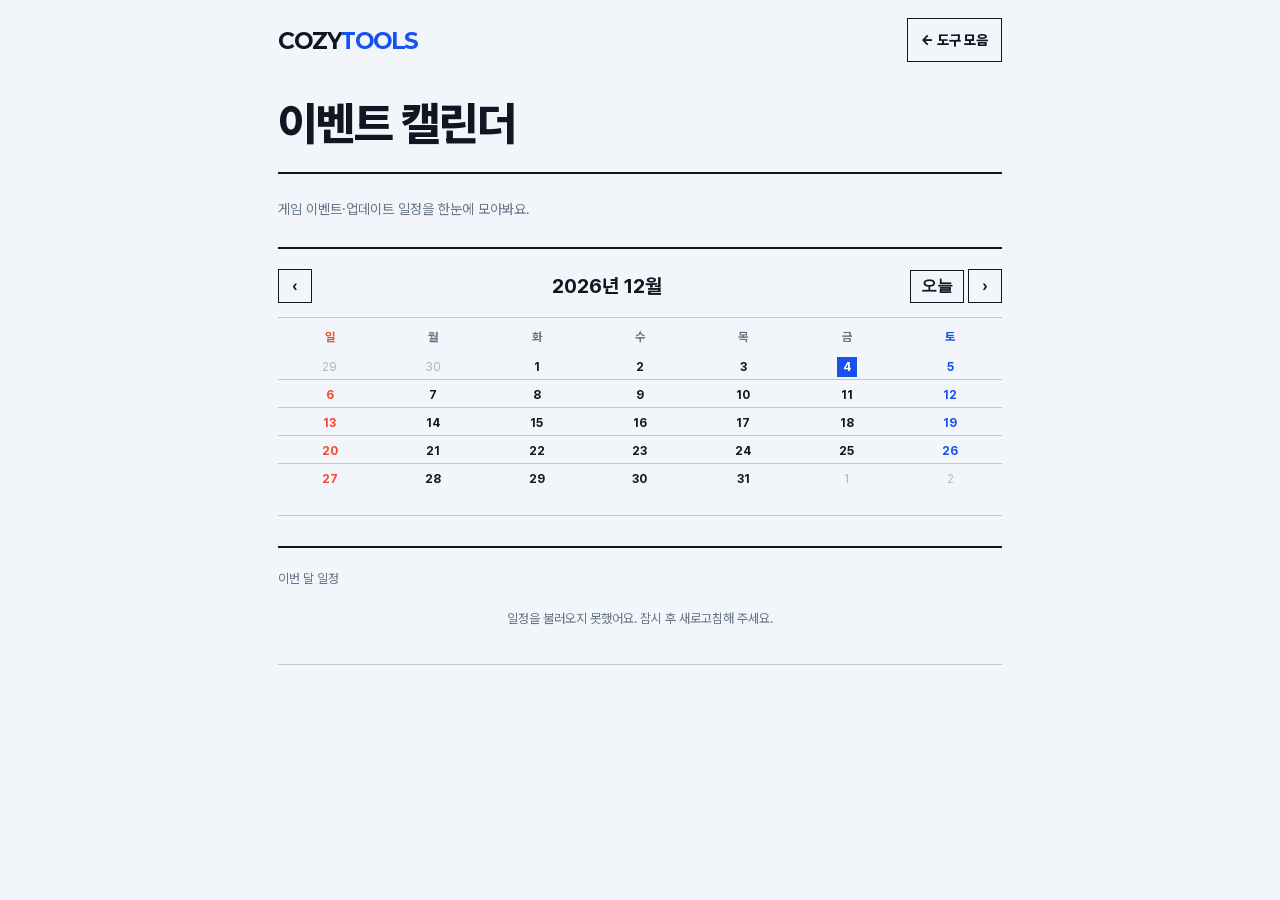
<file: calendar.html>
<!doctype html>
<html lang="ko">
  <head>
    <meta charset="utf-8" />
    <meta name="viewport" content="width=device-width, initial-scale=1, viewport-fit=cover" />
    <title>이벤트 캘린더 · 더 코지 플로리스트</title>
    <meta name="description" content="게임 이벤트·업데이트 일정을 한눈에 모아봐요." />

    <meta property="og:type" content="website" />
    <meta property="og:site_name" content="코지 도구 모음" />
    <meta property="og:title" content="이벤트 캘린더" />
    <meta property="og:description" content="더 코지 플로리스트 · 게임 이벤트·업데이트 일정을 한눈에" />
    <meta property="og:url" content="https://cozytools.pages.dev/calendar.html" />
    <meta name="twitter:card" content="summary" />
    <meta name="twitter:title" content="이벤트 캘린더" />

    <style>
      * {
        box-sizing: border-box;
      }
      body {
        font-family: "Malgun Gothic", sans-serif;
        margin: 0;
        padding: 16px 10px 40px;
        background: #f7f7f8;
        color: #263238;
      }
      .container {
        max-width: 760px;
        margin: auto;
      }

      .header-area {
        display: flex;
        justify-content: space-between;
        align-items: center;
        gap: 10px;
        flex-wrap: wrap;
        margin-bottom: 14px;
      }
      .title {
        color: #152c57;
        margin: 0;
        font-size: 21px;
      }
      .nav-btn {
        background: #1f3b73;
        color: #fff;
        text-decoration: none;
        padding: 10px 14px;
        border-radius: 9px;
        font-weight: bold;
        font-size: 14px;
        border: none;
        cursor: pointer;
      }
      .nav-btn:hover {
        filter: brightness(0.92);
      }

      .panel {
        background: #fff;
        border-radius: 14px;
        padding: 14px 12px;
        box-shadow: 0 2px 8px rgba(0, 0, 0, 0.06);
        margin-bottom: 14px;
      }
      .desc {
        font-size: 12.5px;
        color: #90a4ae;
        margin: 0 0 14px;
        line-height: 1.6;
      }
      .info-box {
        background: #fff8e1;
        border: 1px solid #ffe082;
        border-radius: 10px;
        padding: 10px 13px;
        font-size: 12.5px;
        color: #6d5a1f;
        line-height: 1.6;
        margin-bottom: 14px;
      }

      /* 월 이동 */
      .month-nav {
        display: flex;
        align-items: center;
        justify-content: space-between;
        margin-bottom: 10px;
        padding: 0 4px;
      }
      .month-nav button {
        background: #eceff1;
        border: none;
        color: #1f3b73;
        font-weight: bold;
        font-size: 16px;
        width: 34px;
        height: 34px;
        border-radius: 9px;
        cursor: pointer;
      }
      .month-nav button:hover {
        background: #dfe3e6;
      }
      .month-label {
        font-size: 16px;
        font-weight: bold;
        color: #152c57;
      }
      .today-btn {
        background: none;
        border: 1px solid #dfe3e6;
        color: #546e7a;
        font-size: 11.5px;
        font-weight: bold;
        padding: 5px 10px;
        border-radius: 20px;
        cursor: pointer;
        margin-left: 8px;
      }
      .today-btn:hover {
        background: #eceff1;
      }

      /* 요일 헤더 */
      .weekday-row {
        display: grid;
        grid-template-columns: repeat(7, 1fr);
        margin-bottom: 2px;
      }
      .weekday-row span {
        text-align: center;
        font-size: 11px;
        font-weight: bold;
        color: #90a4ae;
        padding: 2px 0 6px;
      }
      .weekday-row span:first-child {
        color: #e57373;
      }
      .weekday-row span:last-child {
        color: #64b5f6;
      }

      /* 달력 — 주 단위 스트립 */
      .week-strip {
        border-top: 1px solid #f0f1f3;
        padding-top: 3px;
      }
      .week-strip:first-child {
        border-top: none;
      }
      .daynum-row {
        display: grid;
        grid-template-columns: repeat(7, 1fr);
      }
      .daynum-cell {
        display: flex;
        justify-content: center;
        padding: 2px 0;
      }
      .daynum-cell span {
        font-size: 11.5px;
        font-weight: bold;
        color: #546e7a;
        width: 20px;
        height: 20px;
        line-height: 20px;
        text-align: center;
        border-radius: 50%;
      }
      .daynum-cell.out span {
        color: #d3d8db;
        font-weight: normal;
      }
      .daynum-cell.sun span {
        color: #e57373;
      }
      .daynum-cell.sat span {
        color: #64b5f6;
      }
      .daynum-cell.today span {
        background: #1f3b73;
        color: #fff !important;
      }

      .bars-area {
        display: grid;
        grid-template-columns: repeat(7, 1fr);
        grid-auto-rows: 17px;
        gap: 2px 2px;
        margin-top: 2px;
        margin-bottom: 4px;
      }
      .event-bar {
        color: #fff;
        font-size: 10px;
        font-weight: bold;
        padding: 2px 6px;
        line-height: 13px;
        white-space: nowrap;
        overflow: hidden;
        text-overflow: ellipsis;
        border-radius: 6px;
      }
      .event-bar.cont-left {
        border-top-left-radius: 0;
        border-bottom-left-radius: 0;
        margin-left: -2px;
        padding-left: 4px;
      }
      .event-bar.cont-right {
        border-top-right-radius: 0;
        border-bottom-right-radius: 0;
        margin-right: -2px;
      }

      /* 이벤트 목록 (모바일 등 막대 텍스트가 잘릴 때 참고용) */
      .event-list {
        margin-top: 4px;
      }
      .event-item {
        display: flex;
        gap: 10px;
        padding: 10px 0;
        border-bottom: 1px solid #eceff1;
      }
      .event-item:last-child {
        border-bottom: none;
      }

      .event-dot {
        flex: none;
        width: 9px;
        height: 9px;
        border-radius: 50%;
        margin-top: 5px;
      }
      .event-date {
        flex: none;
        width: 76px;
        font-size: 12px;
        color: #90a4ae;
        font-weight: bold;
        line-height: 1.5;
      }
      .event-body {
        flex: 1;
        min-width: 0;
      }
      .event-body .ename {
        font-size: 14px;
        font-weight: bold;
        color: #152c57;
      }
      .event-body .edesc {
        font-size: 12.5px;
        color: #78909c;
        margin-top: 2px;
        line-height: 1.5;
      }
      .empty-msg {
        text-align: center;
        color: #90a4ae;
        font-size: 13px;
        padding: 14px 0;
      }

      .footer-note {
        text-align: center;
        font-size: 12px;
        color: #b0bec5;
        margin-top: 24px;
        line-height: 1.8;
      }
      .footer-note a {
        color: #90a4ae;
      }

      @media (max-width: 420px) {
        .bars-area {
          grid-auto-rows: 15px;
        }
        .event-bar {
          font-size: 9px;
          padding: 1px 4px;
          line-height: 12px;
        }
      }
    </style>
    <link rel="icon" href="favicon.svg" type="image/svg+xml" />
    <link rel="alternate icon" href="favicon.ico" />
    <link rel="apple-touch-icon" href="apple-touch-icon.png" />
    <link rel="stylesheet" href="editorial.css" />
  </head>
  <body>
    <div class="container">
      <div class="header-area">
        <a href="index.html" class="site-wordmark" aria-label="Cozytools 홈">COZY<span>TOOLS</span></a>
        <a href="index.html" class="nav-btn">← 도구 모음</a>
        <h1 class="title">이벤트 캘린더</h1>
      </div>

      <div class="info-box">
        게임 이벤트·업데이트 일정을 한눈에 모아봐요.
      </div>

      <div class="panel">
        <div class="month-nav">
          <button onclick="shiftMonth(-1)" aria-label="이전 달">‹</button>
          <span class="month-label" id="monthLabel"></span>
          <div>
            <button
              class="today-btn"
              onclick="goToday()"
              style="display: inline-block; width: auto; height: auto"
            >
              오늘
            </button>
            <button onclick="shiftMonth(1)" aria-label="다음 달">›</button>
          </div>
        </div>

        <div class="weekday-row">
          <span>일</span><span>월</span><span>화</span><span>수</span
          ><span>목</span><span>금</span><span>토</span>
        </div>

        <div id="calGrid"></div>
      </div>

      <div class="panel">
        <div class="desc" style="margin-bottom: 8px">이번 달 일정</div>
        <div class="event-list" id="eventList"></div>
      </div>

    </div>

    <script>
      /* ==========================================================
         이벤트 데이터는 cozytools-backend(Apps Script + 구글시트)에서
         불러옵니다. 등록/수정은 register.html에서 합니다.

         내부 표현(fetch 후 normalizeEvent로 변환):
         단일/기간 일정:
           { title, start, end, desc }
         매주 반복 일정 (예: 매주 금~월):
           { title, repeat: 'weekly', weekdayStart, weekdayEnd (0~6, 일~토), desc }
           weekdayEnd < weekdayStart 면 주를 넘겨서 이어지는 것으로 취급 (금~월 등)
         ========================================================== */
      const API_URL = "https://cozytools-backend.saeunezip.workers.dev";

      let EVENTS = [];

      function normalizeEvent(raw) {
        if (raw.type === "weekly") {
          return {
            id: raw.id,
            title: raw.title,
            repeat: "weekly",
            weekdayStart: Number(raw.weekdayStart),
            weekdayEnd: Number(raw.weekdayEnd),
            desc: raw.desc,
          };
        }
        return {
          id: raw.id,
          title: raw.title,
          start: String(raw.start).slice(0, 10),
          end: String(raw.end).slice(0, 10),
          desc: raw.desc,
        };
      }

      async function loadEvents() {
        // 서버 응답이 느릴 수 있어서, 데이터 없이 달력 틀부터 바로 보여주고 나서 채워 넣음
        render();
        document.getElementById("eventList").innerHTML =
          '<div class="empty-msg">일정을 불러오는 중...</div>';

        try {
          const res = await fetch(API_URL);
          const data = await res.json();
          if (!data.ok) throw new Error(data.error || "불러오기 실패");
          EVENTS = (data.events || []).map(normalizeEvent);
          assignColors(EVENTS);
          render();
        } catch (err) {
          document.getElementById("eventList").innerHTML =
            '<div class="empty-msg">일정을 불러오지 못했어요. 잠시 후 새로고침해 주세요.</div>';
        }
      }

      const PALETTE = [
        "#AFC8FF",
        "#B8DFF8",
        "#BCE7DE",
        "#C8E7C5",
        "#D8CBFF",
        "#E7C5F4",
        "#F5C5D7",
        "#FFD1C1",
        "#C8D7E8",
        "#BDE5EA",
        "#D4D7F5",
        "#CEE3D5",
      ];

      // 같은 이벤트는 항상 같은 색, 화면에 같이 뜨는 이벤트끼리는 색이 안 겹치게
      // (해시 대신 등장 순서대로 팔레트를 순서대로 배정)
      let COLOR_MAP = {};
      function assignColors(events) {
        COLOR_MAP = {};
        let i = 0;
        events.forEach(function (ev) {
          if (!(ev.id in COLOR_MAP)) {
            COLOR_MAP[ev.id] = PALETTE[i % PALETTE.length];
            i++;
          }
        });
      }
      function colorFor(id) {
        return COLOR_MAP[id] || PALETTE[0];
      }

      function toDateOnly(d) {
        return new Date(d.getFullYear(), d.getMonth(), d.getDate());
      }
      function parseYMD(s) {
        const [y, m, d] = s.split("-").map(Number);
        return new Date(y, m - 1, d);
      }
      function fmtYMD(d) {
        return (
          d.getFullYear() +
          "-" +
          String(d.getMonth() + 1).padStart(2, "0") +
          "-" +
          String(d.getDate()).padStart(2, "0")
        );
      }
      function addDays(d, n) {
        return new Date(d.getFullYear(), d.getMonth(), d.getDate() + n);
      }
      function diffDays(a, b) {
        return Math.round((a - b) / 86400000);
      }

      const today = toDateOnly(new Date());
      let viewYear = today.getFullYear();
      let viewMonth = today.getMonth(); // 0-based

      function shiftMonth(delta) {
        viewMonth += delta;
        if (viewMonth < 0) {
          viewMonth = 11;
          viewYear--;
        } else if (viewMonth > 11) {
          viewMonth = 0;
          viewYear++;
        }
        render();
      }

      function goToday() {
        viewYear = today.getFullYear();
        viewMonth = today.getMonth();
        render();
      }

      /* 이번 달 그리드에 필요한 날짜 칸(앞뒤 달 패딩 포함, 7의 배수) */
      function buildGridCells(year, month) {
        const firstDay = new Date(year, month, 1);
        const startWeekday = firstDay.getDay();
        const daysInMonth = new Date(year, month + 1, 0).getDate();
        const cells = [];
        for (let i = startWeekday; i > 0; i--) {
          cells.push({ date: addDays(firstDay, -i), inMonth: false });
        }
        for (let d = 1; d <= daysInMonth; d++) {
          cells.push({ date: new Date(year, month, d), inMonth: true });
        }
        while (cells.length % 7 !== 0) {
          const last = cells[cells.length - 1].date;
          cells.push({ date: addDays(last, 1), inMonth: false });
        }
        return cells;
      }

      /* 주어진 기간과 겹치는 occurrence 목록 생성.
         매주 반복 일정은 캘린더/이번달 일정에는 안 띄우고 "진행중인 이벤트"에서만 보여주기로
         했으므로 여기서는 단일/기간 일정만 다룸 (renderOngoing 참고). */
      function getOccurrences(rangeStart, rangeEnd) {
        const occ = [];
        EVENTS.forEach(function (ev) {
          if (ev.repeat === "weekly") return;
          const s = parseYMD(ev.start),
            e = parseYMD(ev.end);
          if (e >= rangeStart && s <= rangeEnd) {
            occ.push({
              title: ev.title,
              start: s,
              end: e,
              desc: ev.desc,
              color: colorFor(ev.id),
            });
          }
        });
        return occ;
      }

      /* 전체 표시 기간 기준으로 레인(줄) 배정 — 같은 이벤트는 주가 바뀌어도 같은 줄 유지 */
      function assignLanes(occurrences) {
        const sorted = occurrences.slice().sort(function (a, b) {
          return a.start - b.start || b.end - b.start - (a.end - a.start);
        });
        const laneEndDates = [];
        sorted.forEach(function (o) {
          let lane = laneEndDates.findIndex(function (endDate) {
            return endDate < o.start;
          });
          if (lane === -1) {
            lane = laneEndDates.length;
            laneEndDates.push(o.end);
          } else {
            laneEndDates[lane] = o.end;
          }
          o.lane = lane;
        });
        return sorted;
      }

      function render() {
        document.getElementById("monthLabel").textContent =
          viewYear + "년 " + (viewMonth + 1) + "월";

        const cells = buildGridCells(viewYear, viewMonth);
        const rangeStart = cells[0].date;
        const rangeEnd = cells[cells.length - 1].date;
        const occurrences = assignLanes(getOccurrences(rangeStart, rangeEnd));

        const grid = document.getElementById("calGrid");
        grid.innerHTML = "";

        for (let w = 0; w < cells.length; w += 7) {
          const week = cells.slice(w, w + 7);
          const weekStart = week[0].date;
          const weekEnd = week[6].date;

          const strip = document.createElement("div");
          strip.className = "week-strip";

          const daynumRow = document.createElement("div");
          daynumRow.className = "daynum-row";
          week.forEach(function (cell, i) {
            const isToday = cell.date.getTime() === today.getTime();
            const cls = ["daynum-cell"];
            if (!cell.inMonth) cls.push("out");
            if (i === 0) cls.push("sun");
            if (i === 6) cls.push("sat");
            if (isToday) cls.push("today");
            const div = document.createElement("div");
            div.className = cls.join(" ");
            div.innerHTML = "<span>" + cell.date.getDate() + "</span>";
            daynumRow.appendChild(div);
          });
          strip.appendChild(daynumRow);

          const weekOcc = occurrences.filter(function (o) {
            return o.end >= weekStart && o.start <= weekEnd;
          });

          if (weekOcc.length) {
            const barsArea = document.createElement("div");
            barsArea.className = "bars-area";
            weekOcc.forEach(function (o) {
              const startCol = Math.max(0, diffDays(o.start, weekStart));
              const endCol = Math.min(6, diffDays(o.end, weekStart));
              const bar = document.createElement("div");
              const clsList = ["event-bar"];
              if (o.start < weekStart) clsList.push("cont-left");
              if (o.end > weekEnd) clsList.push("cont-right");
              bar.className = clsList.join(" ");
              bar.style.gridColumn = (startCol + 1) + " / " + (endCol + 2);
              bar.style.gridRow = String(o.lane + 1);
              bar.style.background = o.color;
              bar.textContent = o.title;
              bar.title = o.title + (o.desc ? " — " + o.desc : "");
              barsArea.appendChild(bar);
            });
            strip.appendChild(barsArea);
          }

          grid.appendChild(strip);
        }

        // 이번 달과 겹치는 일정 목록 (막대 텍스트가 잘릴 때 참고용)
        const monthStart = new Date(viewYear, viewMonth, 1);
        const monthEnd = new Date(viewYear, viewMonth + 1, 0);
        const monthOcc = occurrences
          .filter(function (o) {
            return o.end >= monthStart && o.start <= monthEnd;
          })
          .sort(function (a, b) {
            return b.start - a.start;
          });

        const listBox = document.getElementById("eventList");
        if (!monthOcc.length) {
          listBox.innerHTML =
            '<div class="empty-msg">이번 달 등록된 일정이 없습니다.</div>';
          return;
        }

        listBox.innerHTML = monthOcc
          .map(function (o) {
            const s = fmtYMD(o.start),
              e = fmtYMD(o.end);
            const dateLabel =
              s === e
                ? s.slice(5).replace("-", ".")
                : s.slice(5).replace("-", ".") + " ~ " + e.slice(5).replace("-", ".");
            return (
              '<div class="event-item">' +
              '<span class="event-dot" style="background:' +
              o.color +
              '"></span>' +
              '<div class="event-date">' +
              dateLabel +
              "</div>" +
              '<div class="event-body"><div class="ename">' +
              o.title +
              '</div><div class="edesc">' +
              (o.desc || "") +
              "</div></div>" +
              "</div>"
            );
          })
          .join("");
      }

      loadEvents();
    </script>
  </body>
</html>
</file>
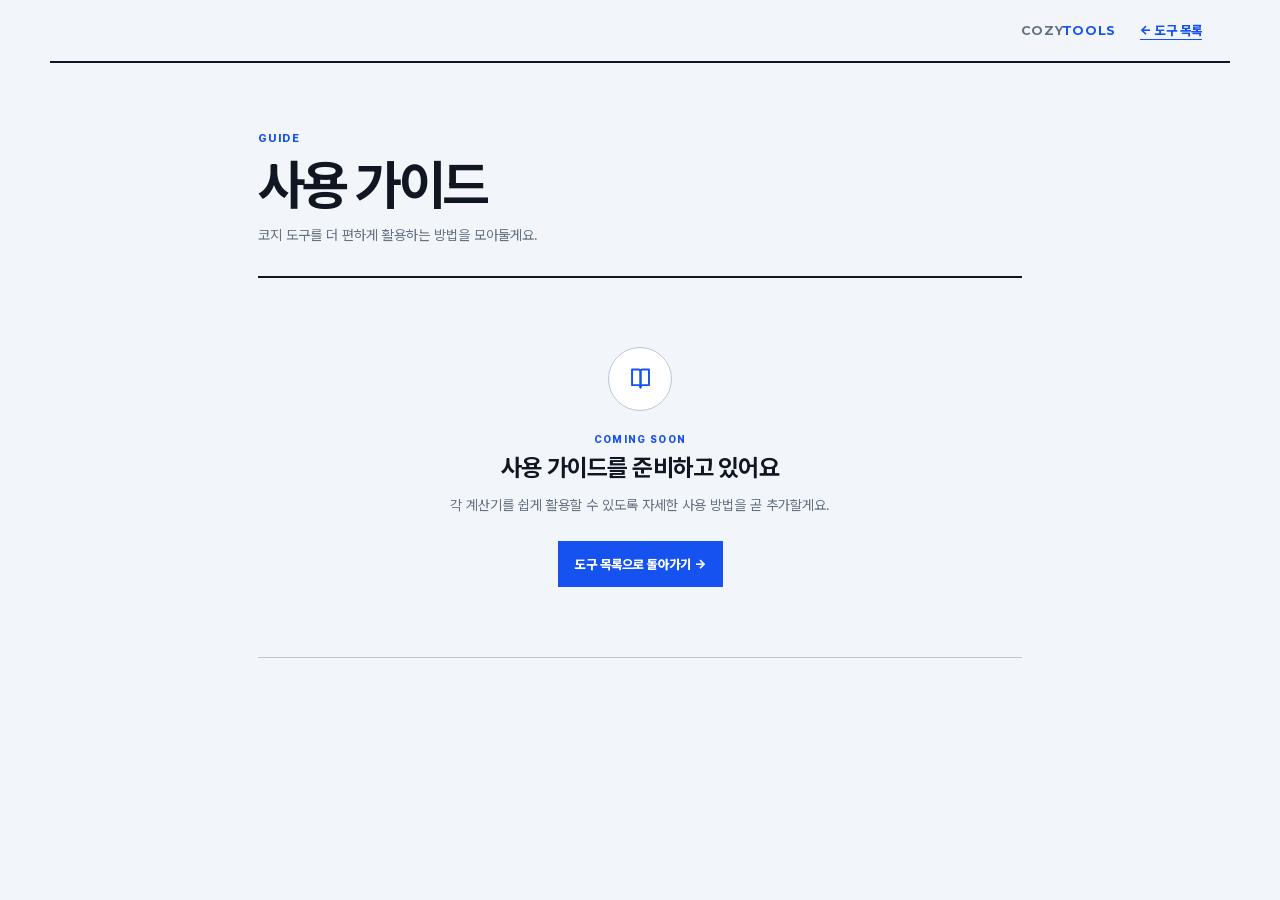
<file: guide.html>
<!doctype html>
<html lang="ko">
  <head>
    <meta charset="utf-8" />
    <meta name="viewport" content="width=device-width, initial-scale=1, viewport-fit=cover" />
    <title>사용 가이드 · Cozytools</title>
    <meta name="description" content="Cozytools 계산기 사용 방법을 안내합니다." />

    <meta property="og:type" content="website" />
    <meta property="og:site_name" content="Cozytools" />
    <meta property="og:title" content="사용 가이드 · Cozytools" />
    <meta property="og:description" content="Cozytools 계산기 사용 방법을 안내합니다." />
    <meta property="og:url" content="https://cozytools.pages.dev/guide.html" />

    <link rel="icon" href="favicon.svg" type="image/svg+xml" />
    <link rel="alternate icon" href="favicon.ico" />
    <link rel="apple-touch-icon" href="apple-touch-icon.png" />
    <link rel="stylesheet" href="style.css" />
  </head>
  <body class="content-page">
    <header class="home-header">
      <p class="home-wordmark"><a href="index.html" aria-label="Cozytools 홈">COZY<span>TOOLS</span></a></p>
      <a class="content-back" href="index.html#toolsTitle">← 도구 목록</a>
    </header>

    <main class="content-main">
      <header class="content-intro">
        <span class="content-eyebrow">GUIDE</span>
        <h1>사용 가이드</h1>
        <p>코지 도구를 더 편하게 활용하는 방법을 모아둘게요.</p>
      </header>

      <section class="guide-empty" aria-labelledby="guideStateTitle">
        <span class="guide-empty-icon" aria-hidden="true">
          <svg viewBox="0 0 24 24"><path d="M5 4.5h5.2c1 0 1.8.8 1.8 1.8v13.2c0-1.1-.9-2-2-2H5V4.5Z"></path><path d="M19 4.5h-5.2c-1 0-1.8.8-1.8 1.8v13.2c0-1.1.9-2 2-2h5V4.5Z"></path></svg>
        </span>
        <p class="guide-empty-kicker">COMING SOON</p>
        <h2 id="guideStateTitle">사용 가이드를 준비하고 있어요</h2>
        <p>각 계산기를 쉽게 활용할 수 있도록 자세한 사용 방법을 곧 추가할게요.</p>
        <a class="content-primary-link" href="index.html#toolsTitle">도구 목록으로 돌아가기 →</a>
      </section>
    </main>
  </body>
</html>
</file>
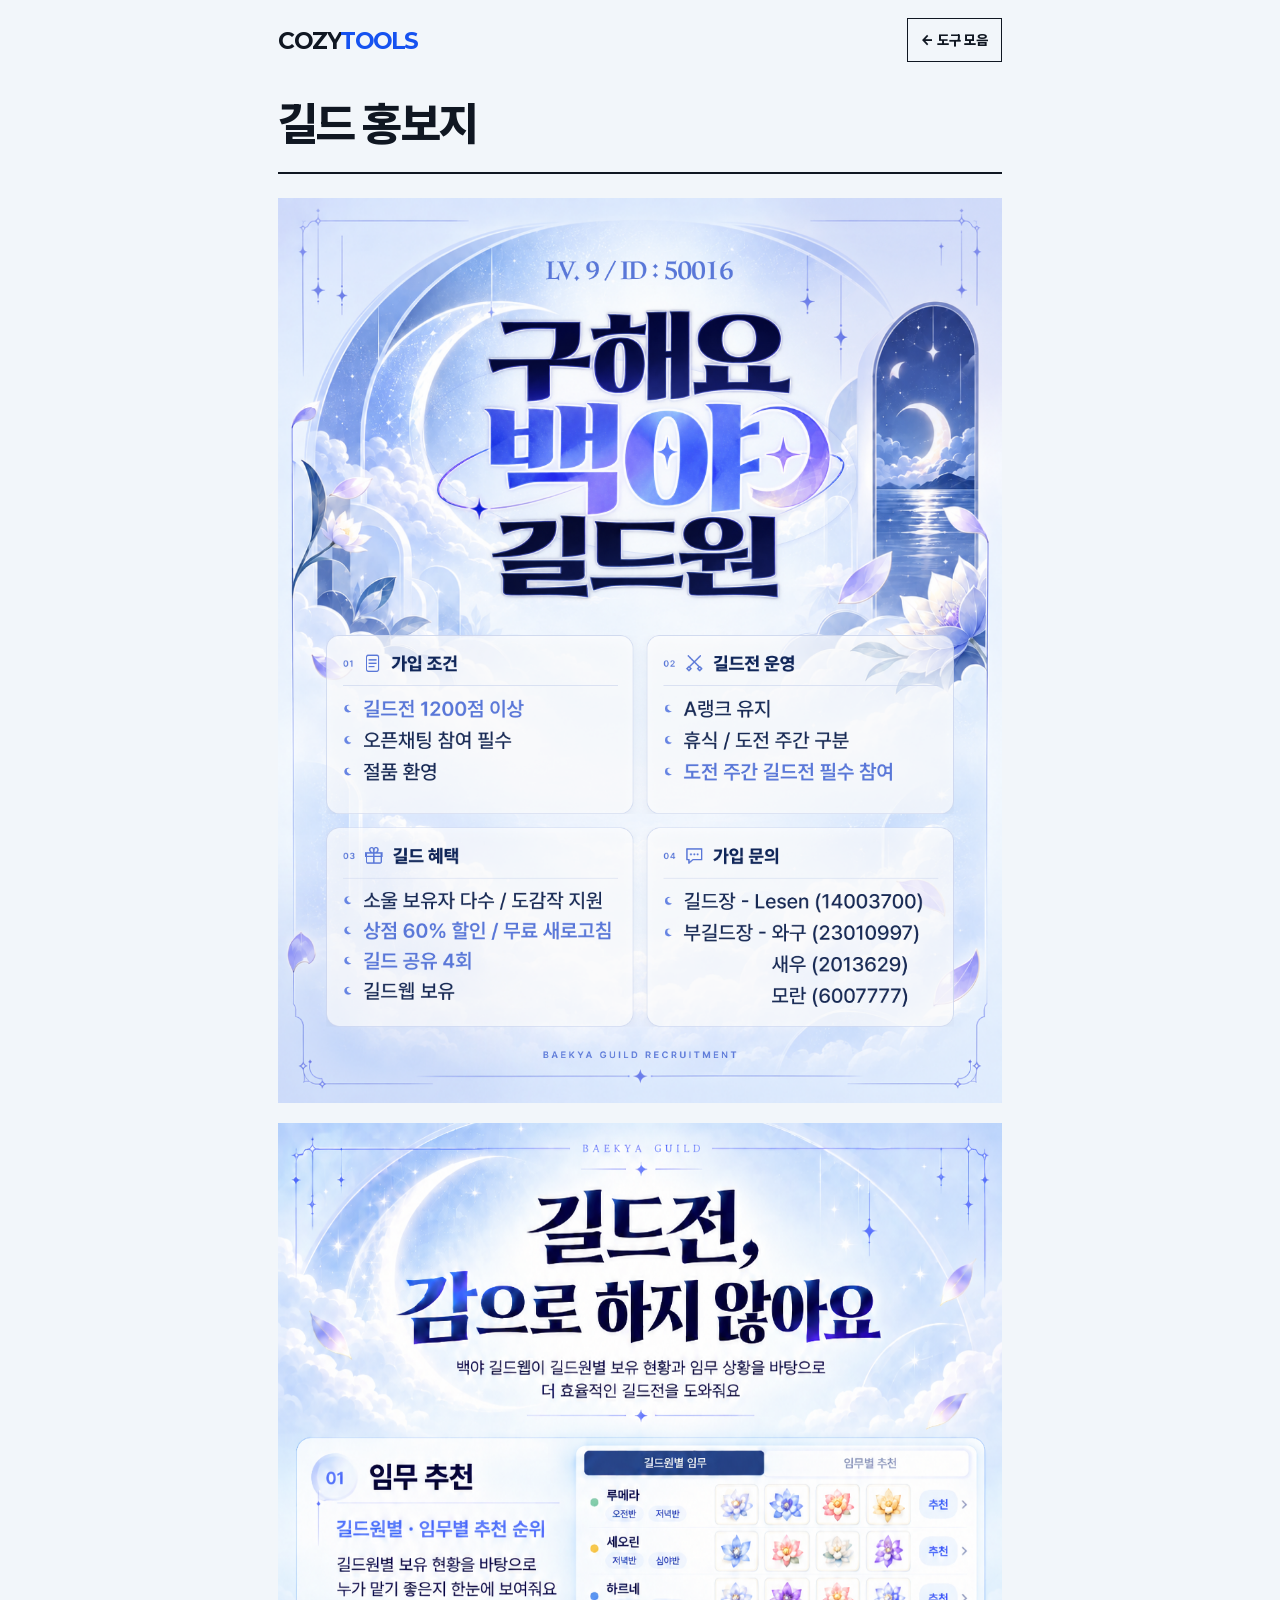
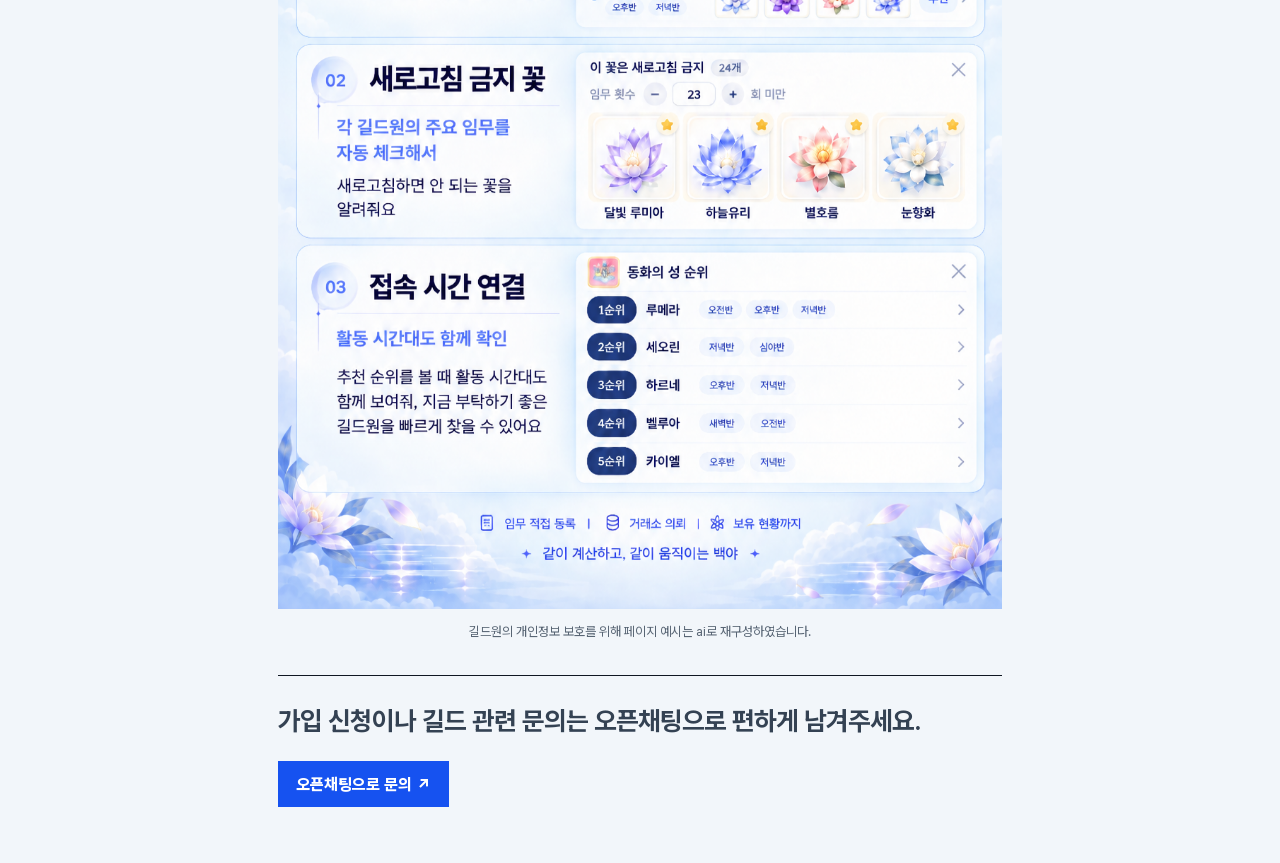
<file: guild.html>
<!doctype html>
<html lang="ko">
  <head>
    <meta charset="utf-8" />
    <meta name="viewport" content="width=device-width, initial-scale=1, viewport-fit=cover" />
    <title>길드 홍보지 · 더 코지 플로리스트</title>
    <meta name="description" content="더 코지 플로리스트 · <백야> 길드 홍보지" />

    <meta property="og:type" content="website" />
    <meta property="og:site_name" content="코지 도구 모음" />
    <meta property="og:title" content="길드 홍보지" />
    <meta property="og:description" content="더 코지 플로리스트 · <백야> 길드 홍보지" />
    <meta property="og:url" content="https://cozytools.pages.dev/guild.html" />
    <meta name="twitter:card" content="summary" />
    <meta name="twitter:title" content="길드 홍보지" />

    <style>
      * {
        box-sizing: border-box;
      }
      body {
        font-family: "Malgun Gothic", sans-serif;
        margin: 0;
        padding: 16px 10px 40px;
        background: #f7f7f8;
        color: #263238;
      }
      .container {
        max-width: 640px;
        margin: auto;
      }

      .header-area {
        display: flex;
        justify-content: space-between;
        align-items: center;
        gap: 10px;
        flex-wrap: wrap;
        margin-bottom: 14px;
      }
      .title {
        color: #152c57;
        margin: 0;
        font-size: 21px;
      }
      .nav-btn {
        background: #1f3b73;
        color: #fff;
        text-decoration: none;
        padding: 10px 14px;
        border-radius: 9px;
        font-weight: bold;
        font-size: 14px;
        border: none;
        cursor: pointer;
      }

      .guild-posters {
        display: grid;
        gap: 20px;
      }
      .guild-posters img {
        display: block;
        width: 100%;
        height: auto;
      }
      .guild-privacy-note {
        margin: 12px 0 0;
        color: #586574;
        font-size: 13px;
        line-height: 1.7;
        text-align: center;
      }
      .guild-contact {
        margin-top: 32px;
        padding-top: 24px;
        border-top: 1px solid var(--ed-line-strong, #152c57);
        text-align: left;
      }
      .guild-contact p {
        margin: 0 0 20px;
        font-size: clamp(20px, 4vw, 26px);
        font-weight: 700;
        line-height: 1.6;
        word-break: keep-all;
      }
    </style>
    <link rel="icon" href="favicon.svg" type="image/svg+xml" />
    <link rel="alternate icon" href="favicon.ico" />
    <link rel="apple-touch-icon" href="apple-touch-icon.png" />
    <link rel="stylesheet" href="editorial.css" />
  </head>
  <body>
    <div class="container">
      <div class="header-area">
        <a href="index.html" class="site-wordmark" aria-label="Cozytools 홈">COZY<span>TOOLS</span></a>
        <a href="index.html" class="nav-btn">← 도구 모음</a>
        <h1 class="title">길드 홍보지</h1>
      </div>

      <div class="guild-posters">
        <img src="images/guild/baekya-recruitment.png" width="1080" height="1350" alt="백야 길드원 모집 홍보지: 가입 조건, 길드전 운영, 길드 혜택 및 가입 문의" />
        <img src="images/guild/baekya-guild-web.png" width="1024" height="1536" alt="백야 길드웹 소개: 임무 추천, 새로고침 금지 꽃 및 접속 시간 연결" />
      </div>
      <p class="guild-privacy-note">길드원의 개인정보 보호를 위해 페이지 예시는 ai로 재구성하였습니다.</p>
      <section class="guild-contact" aria-label="길드 가입 문의">
        <p>가입 신청이나 길드 관련 문의는 오픈채팅으로 편하게 남겨주세요.</p>
        <a class="guild-cta" href="https://open.kakao.com/me/cozysaeu" target="_blank" rel="noopener noreferrer">오픈채팅으로 문의 ↗</a>
      </section>
    </div>
  </body>
</html>
</file>
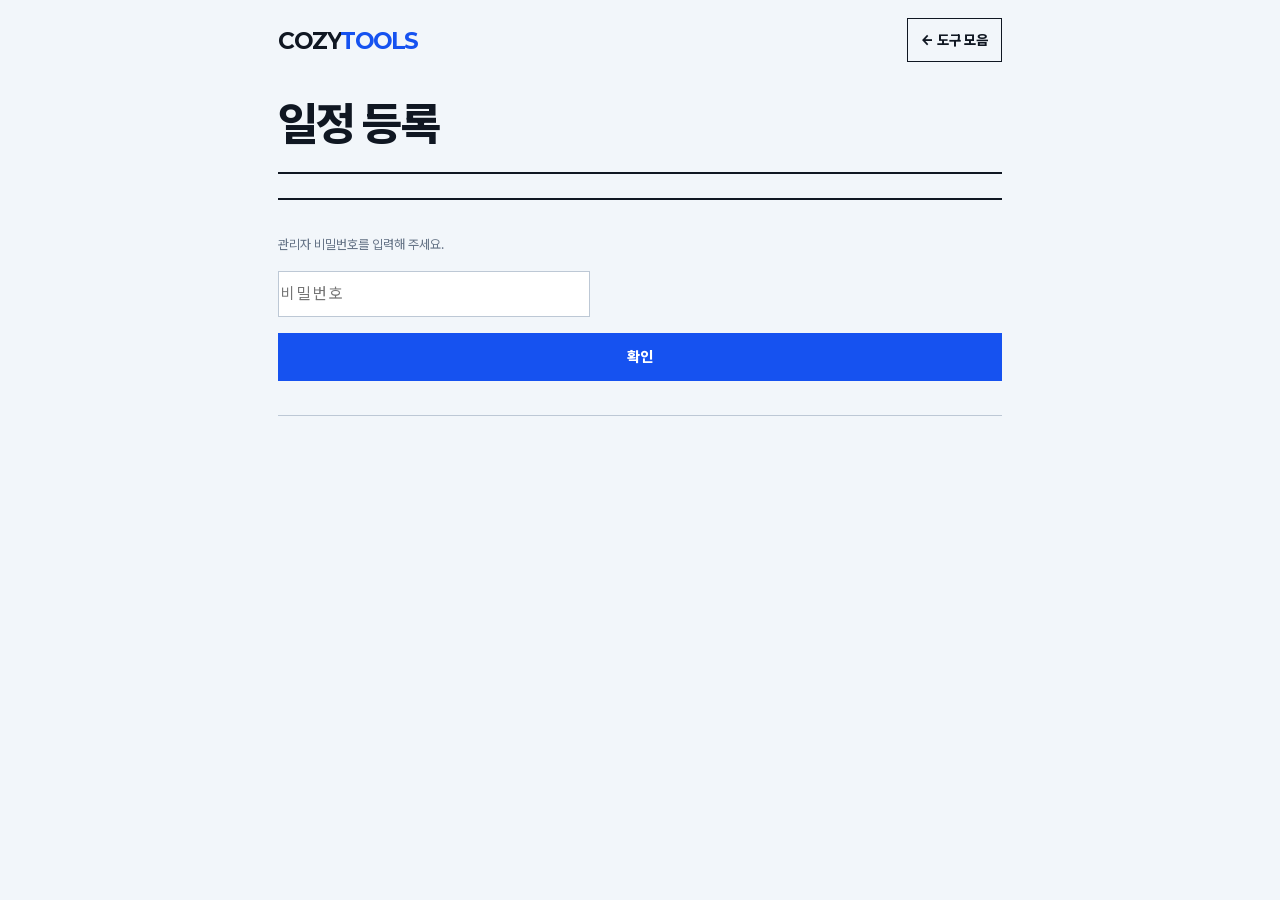
<file: register.html>
<!doctype html>
<html lang="ko">
  <head>
    <meta charset="utf-8" />
    <meta name="viewport" content="width=device-width, initial-scale=1, viewport-fit=cover" />
    <meta name="robots" content="noindex" />
    <title>일정 등록 · 코지 도구 모음</title>

    <style>
      * {
        box-sizing: border-box;
      }
      body {
        font-family: "Malgun Gothic", sans-serif;
        margin: 0;
        padding: 16px 10px 40px;
        background: #f7f7f8;
        color: #263238;
      }
      .container {
        max-width: 640px;
        margin: auto;
      }

      .header-area {
        display: flex;
        justify-content: space-between;
        align-items: center;
        gap: 10px;
        flex-wrap: wrap;
        margin-bottom: 14px;
      }
      .title {
        color: #152c57;
        margin: 0;
        font-size: 21px;
      }
      .nav-btn {
        background: #1f3b73;
        color: #fff;
        text-decoration: none;
        padding: 10px 14px;
        border-radius: 9px;
        font-weight: bold;
        font-size: 14px;
        border: none;
        cursor: pointer;
      }

      .panel {
        background: #fff;
        border-radius: 14px;
        padding: 16px;
        box-shadow: 0 2px 8px rgba(0, 0, 0, 0.06);
        margin-bottom: 14px;
      }
      .panel h3 {
        margin: 0 0 10px;
        font-size: 15.5px;
        color: #152c57;
      }
      .desc {
        font-size: 12.5px;
        color: #90a4ae;
        margin: 0 0 14px;
        line-height: 1.6;
      }

      .field {
        margin-bottom: 12px;
      }
      .field label {
        display: block;
        font-size: 13px;
        font-weight: bold;
        color: #546e7a;
        margin-bottom: 5px;
      }
      .field input,
      .field select,
      .field textarea {
        width: 100%;
        padding: 10px 12px;
        border: 1px solid #dfe3e6;
        border-radius: 9px;
        font-size: 15px;
        outline: none;
        font-family: inherit;
      }
      .field input:focus,
      .field select:focus,
      .field textarea:focus {
        border-color: #1f3b73;
      }
      .field textarea {
        resize: vertical;
        min-height: 60px;
      }
      .field-row {
        display: flex;
        gap: 10px;
      }
      .field-row .field {
        flex: 1;
      }

      .type-toggle {
        display: flex;
        gap: 8px;
        margin-bottom: 14px;
      }
      .type-toggle button {
        flex: 1;
        padding: 10px;
        border-radius: 9px;
        border: 2px solid #eceff1;
        background: #fbfbfc;
        color: #546e7a;
        font-weight: bold;
        font-size: 13.5px;
        cursor: pointer;
      }
      .type-toggle button.on {
        border-color: #1f3b73;
        background: #f3f6fc;
        color: #1f3b73;
      }

      .btn {
        background: #1f3b73;
        color: #fff;
        border: none;
        padding: 11px 18px;
        border-radius: 9px;
        font-weight: bold;
        cursor: pointer;
        font-size: 14px;
        width: 100%;
      }
      .btn:hover {
        filter: brightness(0.94);
      }
      .btn:disabled {
        opacity: 0.5;
        cursor: default;
      }
      .btn-danger {
        background: #e0757a;
      }
      .btn-ghost {
        background: none;
        border: 1px solid #dfe3e6;
        color: #78909c;
        font-weight: bold;
        font-size: 12.5px;
        padding: 6px 12px;
        border-radius: 8px;
        cursor: pointer;
      }

      .msg {
        font-size: 13px;
        font-weight: bold;
        padding: 10px 13px;
        border-radius: 10px;
        margin-top: 10px;
      }
      .msg.ok {
        background: #e6f4ea;
        color: #1e7d34;
      }
      .msg.err {
        background: #ffebee;
        color: #b71c1c;
      }

      .gate {
        text-align: center;
        padding: 30px 10px;
      }
      .gate input {
        max-width: 220px;
        margin: 14px auto;
        display: block;
        text-align: center;
        font-size: 18px;
        letter-spacing: 2px;
      }

      .event-row {
        display: flex;
        align-items: flex-start;
        gap: 10px;
        padding: 10px 0;
        border-bottom: 1px solid #eceff1;
      }
      .event-row:last-child {
        border-bottom: none;
      }
      .event-row .body {
        flex: 1;
        min-width: 0;
      }
      .event-row .ename {
        font-size: 14px;
        font-weight: bold;
        color: #152c57;
      }
      .event-row .emeta {
        font-size: 12px;
        color: #90a4ae;
        margin-top: 2px;
      }
      .event-row .edesc {
        font-size: 12.5px;
        color: #78909c;
        margin-top: 2px;
      }
      .empty-msg {
        text-align: center;
        color: #90a4ae;
        font-size: 13px;
        padding: 14px 0;
      }

      .hidden {
        display: none !important;
      }

      /* 스타소울 — 시즌 등록 */
      .soul-row {
        display: flex;
        align-items: center;
        gap: 8px;
        margin-bottom: 8px;
      }
      .soul-row .badge-grade {
        flex: none;
        width: 40px;
        text-align: center;
        font-size: 11.5px;
        font-weight: bold;
        color: #fff;
        border-radius: 8px;
        padding: 8px 0;
      }
      .badge-grade.SSR {
        background: #e3a23c;
      }
      .badge-grade.SR {
        background: #4a90d9;
      }
      .badge-grade.R {
        background: #90a4ae;
      }
      .soul-row input.sr-name {
        flex: 1.3;
        min-width: 0;
        padding: 9px 10px;
        border: 1px solid #dfe3e6;
        border-radius: 8px;
        font-size: 13.5px;
      }
      .soul-row input.sr-dorazy {
        flex: 1;
        min-width: 0;
        padding: 9px 10px;
        border: 1px solid #dfe3e6;
        border-radius: 8px;
        font-size: 12.5px;
      }

      /* 스타소울 — 보너스 체크리스트 (calc.html의 grade-item과 같은 톤) */
      .grade-list {
        display: flex;
        flex-direction: column;
        gap: 8px;
        margin-bottom: 12px;
      }
      .grade-item {
        display: flex;
        align-items: center;
        gap: 10px;
        padding: 9px 11px;
        border: 2px solid #eceff1;
        border-radius: 10px;
        cursor: pointer;
        user-select: none;
      }
      .grade-item.on {
        border-color: #1f3b73;
        background: #f3f6fc;
      }
      .grade-item input {
        width: 17px;
        height: 17px;
        accent-color: #1f3b73;
      }
      .grade-item .gname {
        font-weight: bold;
        font-size: 14px;
        flex: 1;
      }
      .grade-item .gprob {
        font-size: 12px;
        color: #90a4ae;
      }
    </style>
    <link rel="icon" href="favicon.svg" type="image/svg+xml" />
    <link rel="alternate icon" href="favicon.ico" />
    <link rel="apple-touch-icon" href="apple-touch-icon.png" />
    <link rel="stylesheet" href="editorial.css" />
  </head>
  <body>
    <div class="container">
      <div class="header-area">
        <a href="index.html" class="site-wordmark" aria-label="Cozytools 홈">COZY<span>TOOLS</span></a>
        <a href="index.html" class="nav-btn">← 도구 모음</a>
        <h1 class="title">일정 등록</h1>
      </div>

      <!-- 비밀번호 게이트 -->
      <div class="panel gate" id="gatePanel">
        <div class="desc" style="margin-bottom: 0">관리자 비밀번호를 입력해 주세요.</div>
        <input type="password" id="pwInput" inputmode="numeric" placeholder="비밀번호" />
        <button class="btn" style="max-width: 220px; margin: 0 auto" onclick="unlock()">확인</button>
        <div id="gateMsg"></div>
      </div>

      <!-- 등록/관리 화면 -->
      <div id="mainArea" class="hidden">
        <div class="panel">
          <h3>새 일정 등록</h3>

          <div class="type-toggle">
            <button id="typeBtnSingle" class="on" onclick="setType('single')">단일/기간 일정</button>
            <button id="typeBtnWeekly" onclick="setType('weekly')">매주 반복 일정</button>
          </div>

          <div class="field">
            <label>카테고리 (선택)</label>
            <select id="fCategory" onchange="onCategoryChange()">
              <option value="">카테고리 없음</option>
              <option value="__custom__">+ 새 카테고리 입력</option>
            </select>
          </div>
          <div class="field hidden" id="categoryCustomField">
            <label>새 카테고리 이름</label>
            <input type="text" id="fCategoryCustom" placeholder="예: 천심동등" />
          </div>

          <div class="field">
            <label>이름</label>
            <input type="text" id="fTitle" placeholder="예: 길드전 (카테고리 고르면 그 뒤에 붙는 이름)" />
          </div>

          <!-- 단일/기간 일정 필드 -->
          <div id="singleFields">
            <div class="field-row">
              <div class="field">
                <label>시작일</label>
                <input type="date" id="fStart" />
              </div>
              <div class="field">
                <label>종료일</label>
                <input type="date" id="fEnd" />
              </div>
            </div>
          </div>

          <!-- 매주 반복 필드 -->
          <div id="weeklyFields" class="hidden">
            <div class="desc" style="margin-bottom: 8px">
              매주 이 요일부터 저 요일까지 반복돼요 (하루짜리면 시작·종료를 같은 요일로 선택).
            </div>
            <div class="field-row">
              <div class="field">
                <label>시작 요일</label>
                <select id="fWeekdayStart">
                  <option value="0">일요일</option>
                  <option value="1" selected>월요일</option>
                  <option value="2">화요일</option>
                  <option value="3">수요일</option>
                  <option value="4">목요일</option>
                  <option value="5">금요일</option>
                  <option value="6">토요일</option>
                </select>
              </div>
              <div class="field">
                <label>종료 요일</label>
                <select id="fWeekdayEnd">
                  <option value="0">일요일</option>
                  <option value="1" selected>월요일</option>
                  <option value="2">화요일</option>
                  <option value="3">수요일</option>
                  <option value="4">목요일</option>
                  <option value="5">금요일</option>
                  <option value="6">토요일</option>
                </select>
              </div>
            </div>
          </div>

          <div class="field">
            <label>설명 (선택)</label>
            <textarea id="fDesc" placeholder="상세 내용"></textarea>
          </div>

          <button class="btn" id="submitBtn" onclick="submitEvent()">등록</button>
          <div id="submitMsg"></div>
        </div>

        <div class="panel">
          <h3>등록된 일정 (<span id="countLabel">0</span>개)</h3>
          <div id="eventList"></div>
        </div>

        <div class="panel">
          <h3>스타소울 — 새 시즌 등록</h3>
          <p class="desc">
            시즌 시작일(일요일)과 그 시즌의 짝꿍 꽃 12종(SSR 2 / SR 5 / R 5)을 등록해요.
            dorazy.art ID는 몰라도 비워두면 등급 배지로 대신 표시돼요.
          </p>
          <div class="field">
            <label>시즌 시작일 (일요일)</label>
            <input type="date" id="ssStart" />
          </div>
          <div class="field">
            <label>시즌 이름 (선택)</label>
            <input type="text" id="ssName" placeholder="예: 천칭자리 — 게임 이벤트명 그대로. 모르면 비워두고 나중에 수정 가능" />
          </div>
          <div id="ssSoulRows"></div>
          <button class="btn" id="ssSubmitBtn" onclick="submitSeason()">시즌 등록</button>
          <div id="ssMsg"></div>
          <div class="desc" style="margin-top: 14px; margin-bottom: 6px">등록된 시즌 목록</div>
          <div id="ssSeasonList"></div>
        </div>

        <div class="panel">
          <h3>스타소울 — 주간 보너스 선택</h3>
          <p class="desc">등록된 시즌 중 하나를 골라 그 주차의 보너스 소울 3종을 체크해요.</p>
          <div class="field-row">
            <div class="field">
              <label>시즌</label>
              <select id="sbSeason" onchange="onSeasonChange()"></select>
            </div>
            <div class="field">
              <label>주차</label>
              <select id="sbWeek" onchange="renderBonusChecklist()">
                <option value="1">1주차</option>
                <option value="2">2주차</option>
                <option value="3">3주차</option>
                <option value="4">4주차</option>
              </select>
            </div>
          </div>
          <div id="sbChecklist" class="grade-list"></div>
          <button class="btn" onclick="submitBonus()">보너스 저장</button>
          <div id="sbMsg"></div>
          <div class="desc" style="margin-top: 14px; margin-bottom: 6px">이미 저장된 주차별 보너스</div>
          <div id="sbSavedList"></div>
        </div>
      </div>
    </div>

    <script>
      const API_URL = "https://cozytools-backend.saeunezip.workers.dev";

      let pw = "";
      let curType = "single";
      let ALL_EVENTS = [];
      const WEEKDAY_LABEL = ["일", "월", "화", "수", "목", "금", "토"];

      function extractCategory(title) {
        const idx = title.indexOf(" - ");
        return idx === -1 ? null : title.slice(0, idx);
      }

      function populateCategories() {
        const cats = new Set();
        ALL_EVENTS.forEach(function (ev) {
          const c = extractCategory(ev.title);
          if (c) cats.add(c);
        });
        const sorted = Array.from(cats).sort();
        const sel = document.getElementById("fCategory");
        const prev = sel.value;
        sel.innerHTML =
          '<option value="">카테고리 없음</option>' +
          sorted
            .map(function (c) {
              return '<option value="' + escapeHtml(c) + '">' + escapeHtml(c) + "</option>";
            })
            .join("") +
          '<option value="__custom__">+ 새 카테고리 입력</option>';
        if (Array.from(sel.options).some(function (o) { return o.value === prev; })) {
          sel.value = prev;
        }
      }

      function onCategoryChange() {
        const isCustom = document.getElementById("fCategory").value === "__custom__";
        document.getElementById("categoryCustomField").classList.toggle("hidden", !isCustom);
      }

      function unlock() {
        const val = document.getElementById("pwInput").value;
        if (!val) return;
        pw = val;
        document.getElementById("gatePanel").classList.add("hidden");
        document.getElementById("mainArea").classList.remove("hidden");
        loadEvents();
        loadSeasons();
      }

      function setType(type) {
        curType = type;
        document.getElementById("typeBtnSingle").classList.toggle("on", type === "single");
        document.getElementById("typeBtnWeekly").classList.toggle("on", type === "weekly");
        document.getElementById("singleFields").classList.toggle("hidden", type !== "single");
        document.getElementById("weeklyFields").classList.toggle("hidden", type !== "weekly");
      }

      function showMsg(elId, text, ok) {
        const el = document.getElementById(elId);
        el.innerHTML = '<div class="msg ' + (ok ? "ok" : "err") + '">' + text + "</div>";
      }

      async function submitEvent() {
        const name = document.getElementById("fTitle").value.trim();
        if (!name) {
          showMsg("submitMsg", "이름을 입력해 주세요.", false);
          return;
        }
        const catSel = document.getElementById("fCategory").value;
        const category =
          catSel === "__custom__" ? document.getElementById("fCategoryCustom").value.trim() : catSel;
        const title = category ? category + " - " + name : name;

        const body = { action: "add", pw: pw, title: title, type: curType, desc: document.getElementById("fDesc").value.trim() };

        if (curType === "single") {
          const start = document.getElementById("fStart").value;
          const end = document.getElementById("fEnd").value;
          if (!start || !end) {
            showMsg("submitMsg", "시작일/종료일을 입력해 주세요.", false);
            return;
          }
          body.start = start;
          body.end = end < start ? start : end;
        } else {
          body.weekdayStart = document.getElementById("fWeekdayStart").value;
          body.weekdayEnd = document.getElementById("fWeekdayEnd").value;
        }

        const btn = document.getElementById("submitBtn");
        btn.disabled = true;
        btn.textContent = "등록 중...";

        try {
          const res = await fetch(API_URL, { method: "POST", body: JSON.stringify(body) });
          const data = await res.json();
          if (data.ok) {
            showMsg("submitMsg", "등록했습니다.", true);
            document.getElementById("fTitle").value = "";
            document.getElementById("fDesc").value = "";
            document.getElementById("fStart").value = "";
            document.getElementById("fEnd").value = "";
            document.getElementById("fCategory").value = "";
            document.getElementById("fCategoryCustom").value = "";
            onCategoryChange();
            loadEvents();
          } else {
            showMsg("submitMsg", data.error || "등록에 실패했습니다.", false);
          }
        } catch (err) {
          showMsg("submitMsg", "서버에 연결하지 못했습니다: " + err.message, false);
        } finally {
          btn.disabled = false;
          btn.textContent = "등록";
        }
      }

      async function loadEvents() {
        const box = document.getElementById("eventList");
        box.innerHTML = '<div class="empty-msg">불러오는 중...</div>';
        try {
          const res = await fetch(API_URL);
          const data = await res.json();
          if (!data.ok) throw new Error(data.error || "목록을 불러오지 못했습니다.");
          ALL_EVENTS = data.events || [];
          renderEvents(ALL_EVENTS);
          populateCategories();
        } catch (err) {
          box.innerHTML = '<div class="msg err">불러오기 실패: ' + err.message + "</div>";
        }
      }

      function renderEvents(events) {
        document.getElementById("countLabel").textContent = events.length;
        const box = document.getElementById("eventList");
        if (!events.length) {
          box.innerHTML = '<div class="empty-msg">등록된 일정이 없습니다.</div>';
          return;
        }

        events
          .sort(function (a, b) {
            return new Date(b.createdAt) - new Date(a.createdAt);
          });

        box.innerHTML = events
          .map(function (ev) {
            let meta;
            if (ev.type === "weekly") {
              const ws = Number(ev.weekdayStart),
                we = Number(ev.weekdayEnd);
              meta =
                ws === we
                  ? "매주 " + WEEKDAY_LABEL[ws] + "요일"
                  : "매주 " + WEEKDAY_LABEL[ws] + "~" + WEEKDAY_LABEL[we] + "요일";
            } else {
              meta = String(ev.start).slice(0, 10) + " ~ " + String(ev.end).slice(0, 10);
            }
            return (
              '<div class="event-row">' +
              '<div class="body">' +
              '<div class="ename">' +
              escapeHtml(ev.title) +
              "</div>" +
              '<div class="emeta">' +
              meta +
              "</div>" +
              (ev.desc ? '<div class="edesc">' + escapeHtml(ev.desc) + "</div>" : "") +
              "</div>" +
              '<button class="btn-ghost" onclick="removeEvent(\'' +
              ev.id +
              "')\">삭제</button>" +
              "</div>"
            );
          })
          .join("");
      }

      function escapeHtml(s) {
        const div = document.createElement("div");
        div.textContent = s;
        return div.innerHTML;
      }

      async function removeEvent(id) {
        if (!confirm("이 일정을 삭제할까요?")) return;
        try {
          const res = await fetch(API_URL, {
            method: "POST",
            body: JSON.stringify({ action: "delete", pw: pw, id: id }),
          });
          const data = await res.json();
          if (!data.ok) {
            alert(data.error || "삭제에 실패했습니다.");
            return;
          }
          loadEvents();
        } catch (err) {
          alert("서버에 연결하지 못했습니다: " + err.message);
        }
      }

      document.getElementById("pwInput").addEventListener("keydown", function (e) {
        if (e.key === "Enter") unlock();
      });

      /* ==========================================================
         스타소울 — 시즌 등록 / 주간 보너스 선택
         cozytools-worker 의 /seasons 엔드포인트를 씀 (이벤트 API와 별개).
         ========================================================== */
      const SEASONS_API = API_URL + "/seasons";
      const SEASON_GRADE_COUNTS = { SSR: 2, SR: 5, R: 5 };
      let ALL_SEASONS = [];

      function buildSeasonRows() {
        const grades = [];
        Object.keys(SEASON_GRADE_COUNTS).forEach(function (g) {
          for (let i = 0; i < SEASON_GRADE_COUNTS[g]; i++) grades.push(g);
        });
        const box = document.getElementById("ssSoulRows");
        box.dataset.grades = JSON.stringify(grades);
        box.innerHTML = grades
          .map(function (g, i) {
            return (
              '<div class="soul-row">' +
              '<span class="badge-grade ' +
              g +
              '">' +
              g +
              "</span>" +
              '<input type="text" class="sr-name" id="ssName' +
              i +
              '" placeholder="꽃 이름" />' +
              '<input type="text" class="sr-dorazy" id="ssDorazy' +
              i +
              '" placeholder="dorazyId (선택, 예: F0123)" />' +
              "</div>"
            );
          })
          .join("");
      }

      async function submitSeason() {
        const start = document.getElementById("ssStart").value;
        if (!start) {
          showMsg("ssMsg", "시즌 시작일을 입력해 주세요.", false);
          return;
        }
        if (new Date(start + "T00:00:00").getDay() !== 0) {
          showMsg("ssMsg", "시즌 시작일은 일요일이어야 합니다.", false);
          return;
        }
        const seasonName = document.getElementById("ssName").value.trim();

        const grades = JSON.parse(document.getElementById("ssSoulRows").dataset.grades || "[]");
        const souls = [];
        for (let i = 0; i < grades.length; i++) {
          const name = document.getElementById("ssName" + i).value.trim();
          if (!name) {
            showMsg("ssMsg", "꽃 이름을 12개 모두 입력해 주세요.", false);
            return;
          }
          souls.push({
            name: name,
            grade: grades[i],
            dorazyId: document.getElementById("ssDorazy" + i).value.trim(),
          });
        }

        const btn = document.getElementById("ssSubmitBtn");
        btn.disabled = true;
        btn.textContent = "등록 중...";
        try {
          const res = await fetch(SEASONS_API, {
            method: "POST",
            body: JSON.stringify({ action: "addSeason", pw: pw, start: start, name: seasonName, souls: souls }),
          });
          const data = await res.json();
          if (data.ok) {
            showMsg("ssMsg", "시즌을 등록했습니다.", true);
            document.getElementById("ssName").value = "";
            loadSeasons();
          } else {
            showMsg("ssMsg", data.error || "등록에 실패했습니다.", false);
          }
        } catch (err) {
          showMsg("ssMsg", "서버에 연결하지 못했습니다: " + err.message, false);
        } finally {
          btn.disabled = false;
          btn.textContent = "시즌 등록";
        }
      }

      function currentWeekFor(season) {
        const start = new Date(season.start + "T00:00:00");
        const diffDays = Math.floor((new Date() - start) / 86400000);
        let week = Math.floor(diffDays / 7) + 1;
        if (week < 1) week = 1;
        if (week > 4) week = 4;
        return week;
      }

      function populateSeasonSelect() {
        const sel = document.getElementById("sbSeason");
        sel.innerHTML = ALL_SEASONS.map(function (s, idx) {
          return '<option value="' + idx + '">' + s.start + " 시즌</option>";
        }).join("");
        if (ALL_SEASONS.length) {
          sel.value = String(ALL_SEASONS.length - 1);
          onSeasonChange();
        } else {
          document.getElementById("sbChecklist").innerHTML = '<div class="empty-msg">등록된 시즌이 없습니다.</div>';
          document.getElementById("sbSavedList").innerHTML = "";
        }
      }

      function onSeasonChange() {
        const season = ALL_SEASONS[Number(document.getElementById("sbSeason").value)];
        if (!season) return;
        document.getElementById("sbWeek").value = String(currentWeekFor(season));
        renderBonusChecklist();
        renderSavedBonus(season);
      }

      function renderBonusChecklist() {
        const season = ALL_SEASONS[Number(document.getElementById("sbSeason").value)];
        if (!season) return;
        const week = Number(document.getElementById("sbWeek").value);
        const slot = season.bonus.find(function (b) {
          return b.week === week;
        });
        const already = (slot && slot.souls) || [];
        const box = document.getElementById("sbChecklist");
        box.innerHTML = season.souls
          .map(function (s) {
            const on = already.indexOf(s.name) !== -1;
            return (
              '<label class="grade-item' +
              (on ? " on" : "") +
              '">' +
              '<input type="checkbox" value="' +
              escapeHtml(s.name) +
              '" onchange="toggleBonusItem(this)"' +
              (on ? " checked" : "") +
              " />" +
              '<span class="gname">' +
              escapeHtml(s.name) +
              "</span>" +
              '<span class="gprob">' +
              s.grade +
              "</span>" +
              "</label>"
            );
          })
          .join("");
      }

      function toggleBonusItem(checkbox) {
        checkbox.closest(".grade-item").classList.toggle("on", checkbox.checked);
        const checked = document.querySelectorAll("#sbChecklist input:checked");
        if (checked.length > 3) {
          checkbox.checked = false;
          checkbox.closest(".grade-item").classList.remove("on");
          alert("보너스는 정확히 3종만 선택할 수 있어요.");
        }
      }

      async function submitBonus() {
        const season = ALL_SEASONS[Number(document.getElementById("sbSeason").value)];
        if (!season) {
          showMsg("sbMsg", "시즌을 선택해 주세요.", false);
          return;
        }
        const week = Number(document.getElementById("sbWeek").value);
        const checked = Array.from(document.querySelectorAll("#sbChecklist input:checked")).map(function (el) {
          return el.value;
        });
        if (checked.length !== 3) {
          showMsg("sbMsg", "정확히 3종을 선택해 주세요.", false);
          return;
        }

        try {
          const res = await fetch(SEASONS_API, {
            method: "POST",
            body: JSON.stringify({ action: "setBonus", pw: pw, seasonId: season.id, week: week, souls: checked }),
          });
          const data = await res.json();
          if (data.ok) {
            showMsg("sbMsg", "보너스를 저장했습니다.", true);
            loadSeasons();
          } else {
            showMsg("sbMsg", data.error || "저장에 실패했습니다.", false);
          }
        } catch (err) {
          showMsg("sbMsg", "서버에 연결하지 못했습니다: " + err.message, false);
        }
      }

      function renderSavedBonus(season) {
        if (!season) return;
        const box = document.getElementById("sbSavedList");
        box.innerHTML = season.bonus
          .map(function (b) {
            return (
              '<div class="event-row"><div class="body">' +
              '<div class="emeta">' +
              b.week +
              "주차 (" +
              b.start +
              ")</div>" +
              '<div class="ename">' +
              (b.souls ? b.souls.map(escapeHtml).join(", ") : "미정") +
              "</div>" +
              "</div></div>"
            );
          })
          .join("");
      }

      async function loadSeasons() {
        try {
          const res = await fetch(SEASONS_API);
          const data = await res.json();
          if (!data.ok) throw new Error(data.error || "시즌 목록을 불러오지 못했습니다.");
          ALL_SEASONS = data.seasons || [];
          populateSeasonSelect();
          renderSeasonList();
        } catch (err) {
          document.getElementById("sbChecklist").innerHTML = '<div class="msg err">불러오기 실패: ' + err.message + "</div>";
        }
      }

      function renderSeasonList() {
        const box = document.getElementById("ssSeasonList");
        if (!ALL_SEASONS.length) {
          box.innerHTML = '<div class="empty-msg">등록된 시즌이 없습니다.</div>';
          return;
        }
        box.innerHTML = ALL_SEASONS.map(function (s) {
          const dorazyCount = s.souls.filter(function (x) { return x.dorazyId; }).length;
          const bonusCount = s.bonus.filter(function (b) { return b.souls; }).length;
          return (
            '<div class="event-row"><div class="body">' +
            '<div class="ename">' + s.start + ' 시즌' + (s.name ? " · " + escapeHtml(s.name) : ' · <span style="color:#b0bec5">이름 없음(예정)</span>') + '</div>' +
            '<div class="emeta">dorazyId ' + dorazyCount + '/12 · 보너스 등록 ' + bonusCount + '/4주 · ' + s.createdAt.slice(0, 16).replace("T", " ") + '</div>' +
            '</div>' +
            '<button class="btn-ghost" onclick="renameSeason(\'' + s.id + "','" + (s.name || "").replace(/'/g, "\\'") + '\')" style="margin-right:6px">이름</button>' +
            '<button class="btn-ghost" onclick="removeSeason(\'' + s.createdAt + '\')">삭제</button>' +
            '</div>'
          );
        }).join("");
      }

      async function renameSeason(seasonId, currentName) {
        const name = prompt("시즌 이름 (게임 이벤트명 그대로, 예: 천칭자리)", currentName || "");
        if (name === null) return;
        try {
          const res = await fetch(SEASONS_API, {
            method: "POST",
            body: JSON.stringify({ action: "setSeasonName", pw: pw, seasonId: seasonId, name: name.trim() }),
          });
          const data = await res.json();
          if (!data.ok) {
            alert(data.error || "이름 수정에 실패했습니다.");
            return;
          }
          loadSeasons();
        } catch (err) {
          alert("서버에 연결하지 못했습니다: " + err.message);
        }
      }

      async function removeSeason(createdAt) {
        if (!confirm("이 시즌을 삭제할까요? (같은 시작일로 중복 등록됐을 때 정리하는 용도예요)")) return;
        try {
          const res = await fetch(SEASONS_API, {
            method: "POST",
            body: JSON.stringify({ action: "deleteSeason", pw: pw, createdAt: createdAt }),
          });
          const data = await res.json();
          if (!data.ok) {
            alert(data.error || "삭제에 실패했습니다.");
            return;
          }
          loadSeasons();
        } catch (err) {
          alert("서버에 연결하지 못했습니다: " + err.message);
        }
      }

      buildSeasonRows();
    </script>
  </body>
</html>
</file>
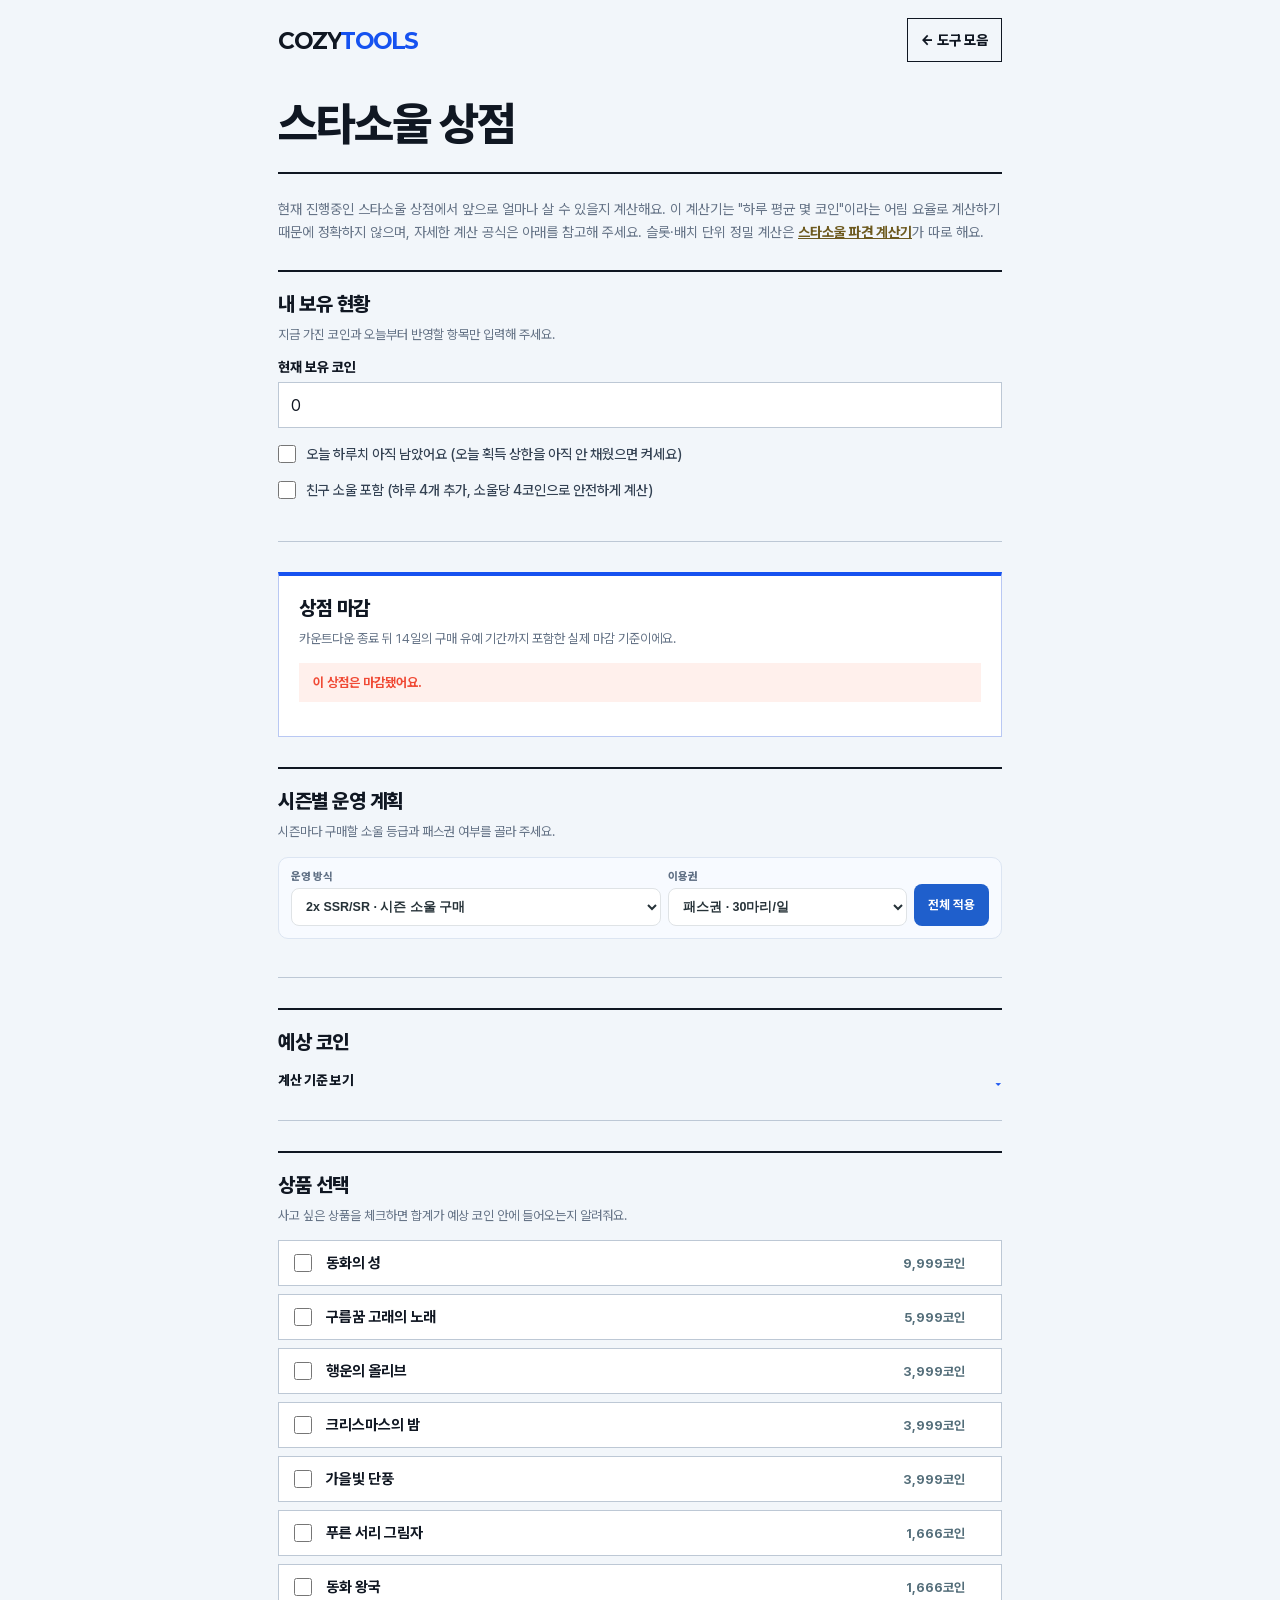
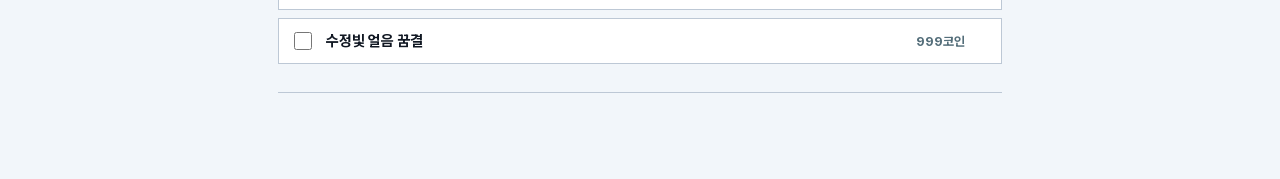
<file: shop.html>
<!doctype html>
<html lang="ko">
  <head>
    <meta charset="utf-8" />
    <meta name="viewport" content="width=device-width, initial-scale=1, viewport-fit=cover" />
    <title>스타소울 상점 계산기 · 더 코지 플로리스트</title>
    <meta name="description" content="현재 진행중인 스타소울 상점에서 앞으로 얼마나 살 수 있을지 계산해요. 이 계산기는 &quot;하루 평균 몇 코인&quot;이라는 어림 요율로 계산하기 때문에 정확하지 않으며, 슬롯·배치 단위 정밀 계산은 스타소울 파견 계산기가 따로 해요." />

    <meta property="og:type" content="website" />
    <meta property="og:site_name" content="코지 도구 모음" />
    <meta property="og:title" content="스타소울 상점 계산기" />
    <meta property="og:description" content="더 코지 플로리스트 · 상점 종료까지 남은 코인으로 뭘 살 수 있는지 대략 계산해요" />
    <meta property="og:url" content="https://cozytools.pages.dev/shop.html" />
    <meta name="twitter:card" content="summary" />
    <meta name="twitter:title" content="스타소울 상점 계산기" />

    <style>
      * {
        box-sizing: border-box;
      }
      body {
        font-family: "Malgun Gothic", sans-serif;
        margin: 0;
        padding: 16px 10px 40px;
        background: #f7f7f8;
        color: #263238;
      }
      .container {
        max-width: 640px;
        margin: auto;
      }

      .header-area {
        display: flex;
        justify-content: space-between;
        align-items: center;
        gap: 10px;
        flex-wrap: wrap;
        margin-bottom: 14px;
      }
      .title {
        color: #152c57;
        margin: 0;
        font-size: 21px;
      }
      .nav-btn {
        background: #1f3b73;
        color: #fff;
        text-decoration: none;
        padding: 10px 14px;
        border-radius: 9px;
        font-weight: bold;
        font-size: 14px;
        border: none;
        cursor: pointer;
      }

      .panel {
        background: #fff;
        border-radius: 14px;
        padding: 16px;
        box-shadow: 0 2px 8px rgba(0, 0, 0, 0.06);
        margin-bottom: 14px;
      }
      .panel h3 {
        margin: 0 0 4px;
        font-size: 16px;
        color: #152c57;
      }
      .panel .desc {
        font-size: 12.5px;
        color: #90a4ae;
        margin: 0 0 14px;
        line-height: 1.6;
      }

      .info-box {
        background: #fff8e1;
        border: 1px solid #ffe082;
        border-radius: 10px;
        padding: 10px 13px;
        font-size: 12.5px;
        color: #6d5a1f;
        line-height: 1.6;
        margin-bottom: 14px;
      }
      .info-box a {
        color: #6d5a1f;
        font-weight: bold;
      }
      .empty-msg {
        text-align: center;
        color: #90a4ae;
        font-size: 13px;
        padding: 14px 0;
      }

      .toggle-row {
        display: flex;
        gap: 8px;
        margin-bottom: 14px;
      }
      .toggle-row button {
        flex: 1;
        padding: 10px;
        border-radius: 9px;
        border: 2px solid #eceff1;
        background: #fbfbfc;
        color: #546e7a;
        font-weight: bold;
        font-size: 13.5px;
        cursor: pointer;
      }
      .toggle-row button.on {
        border-color: #1f3b73;
        background: #f3f6fc;
        color: #1f3b73;
      }

      .field {
        margin-bottom: 12px;
      }
      .field label {
        display: block;
        font-size: 13px;
        font-weight: bold;
        color: #546e7a;
        margin-bottom: 5px;
      }
      .field input {
        width: 100%;
        padding: 10px 12px;
        border: 1px solid #dfe3e6;
        border-radius: 9px;
        font-size: 15px;
        outline: none;
      }
      .field input:focus {
        border-color: #1f3b73;
      }
      .field-row {
        display: flex;
        gap: 10px;
      }
      .field-row .field {
        flex: 1;
      }
      .field-note {
        font-size: 11.5px;
        color: #90a4ae;
        margin-top: 4px;
      }
      .checkbox-field {
        display: flex;
        align-items: flex-start;
        gap: 9px;
        cursor: pointer;
        font-size: 13.5px;
        color: #546e7a;
        line-height: 1.5;
      }
      .checkbox-field input {
        flex: none;
        width: 18px;
        height: 18px;
        margin-top: 1px;
        accent-color: #1f3b73;
      }

      .btn {
        background: #1f3b73;
        color: #fff;
        border: none;
        padding: 11px 18px;
        border-radius: 9px;
        font-weight: bold;
        cursor: pointer;
        font-size: 14px;
        width: 100%;
      }
      .btn:hover {
        filter: brightness(0.94);
      }
      .btn-ghost {
        background: none;
        border: 1px solid #dfe3e6;
        color: #78909c;
        font-weight: bold;
        font-size: 12.5px;
        padding: 6px 12px;
        border-radius: 8px;
        cursor: pointer;
      }

      /* 마감 카드 */
      .deadline-derive {
        background: #f3f6fc;
        border-radius: 10px;
        padding: 12px 14px;
        margin: 10px 0 14px;
        font-size: 13px;
      }
      .deadline-derive .drow {
        display: flex;
        justify-content: space-between;
        padding: 3px 0;
        color: #546e7a;
      }
      .deadline-derive .drow.total {
        border-top: 1px solid #dce3f0;
        margin-top: 5px;
        padding-top: 8px;
        font-weight: bold;
        color: #152c57;
      }
      .deadline-derive .drow.total b {
        font-variant-numeric: tabular-nums;
      }
      .deadline-expired {
        background: #ffebee;
        color: #b71c1c;
        border-radius: 10px;
        padding: 12px 14px;
        font-size: 13px;
        font-weight: bold;
        margin-bottom: 14px;
      }

      /* 시즌 목록 */
      .season-row {
        border: 2px solid #eceff1;
        border-radius: 10px;
        padding: 15px;
        margin-bottom: 10px;
      }
      .season-row .stop {
        display: flex;
        justify-content: space-between;
        align-items: baseline;
        margin-bottom: 3px;
      }
      .season-row .sname {
        font-weight: bold;
        font-size: 14.5px;
        color: #152c57;
      }
      .season-row .speriod {
        font-size: 11.5px;
        color: #90a4ae;
      }
      .season-row .snote {
        font-size: 11.5px;
        color: #90a4ae;
        margin-bottom: 12px;
      }
      .season-row .sbottom {
        display: flex;
        justify-content: space-between;
        align-items: center;
        gap: 10px;
        margin-top: 12px;
        padding-top: 11px;
        border-top: 1px solid #eceff1;
      }
      .season-row .scoin {
        font-size: 12.5px;
        color: #546e7a;
      }
      .season-row .scoin b {
        color: #1f3b73;
      }
      .season-setting {
        display: grid;
        grid-template-columns: 76px minmax(0, 1fr);
        align-items: start;
        gap: 10px;
        margin-top: 9px;
      }
      .setting-label {
        padding-top: 8px;
        font-size: 11.5px;
        font-weight: 800;
        color: #78909c;
      }
      .mode-toggle,
      .access-toggle {
        display: flex;
        gap: 6px;
        flex-wrap: wrap;
      }
      .mode-toggle button,
      .access-toggle button {
        padding: 7px 10px;
        border-radius: 8px;
        border: 1px solid #dfe3e6;
        background: #fbfbfc;
        color: #607085;
        font-weight: bold;
        font-size: 12px;
        cursor: pointer;
      }
      .mode-toggle button.on,
      .access-toggle button.on {
        border-color: #1f5fcc;
        background: #edf4ff;
        color: #164da8;
      }
      .bulk-row {
        display: grid;
        grid-template-columns: minmax(0, 1.55fr) minmax(0, 1fr) auto;
        gap: 9px;
        align-items: end;
        padding: 12px;
        margin-bottom: 14px;
        border: 1px solid #dce5f2;
        background: #f7faff;
        border-radius: 10px;
      }
      .bulk-field label {
        display: block;
        margin-bottom: 5px;
        font-size: 11px;
        font-weight: 800;
        color: #607085;
      }
      .bulk-field select {
        width: 100%;
        height: 38px;
        padding: 0 30px 0 10px;
        border-radius: 8px;
        border: 1px solid #dfe3e6;
        background: #fff;
        color: #263238;
        font-weight: bold;
        font-size: 12.5px;
      }
      .bulk-row button.bulk-apply {
        height: 38px;
        padding: 0 14px;
        border-radius: 8px;
        border: 0;
        background: #1f5fcc;
        color: #fff;
        font-weight: bold;
        font-size: 12.5px;
        cursor: pointer;
      }
      @media (max-width: 520px) {
        .bulk-row {
          grid-template-columns: 1fr 1fr;
        }
        .bulk-row button.bulk-apply {
          grid-column: 1 / -1;
        }
        .season-setting {
          grid-template-columns: 1fr;
          gap: 5px;
        }
        .season-row .mode-toggle {
          display: grid;
          grid-template-columns: minmax(0, 1.55fr) repeat(4, minmax(0, 1fr));
          gap: 4px;
          width: 100%;
        }
        .season-row .mode-toggle button {
          min-width: 0;
          padding: 7px 2px;
          font-size: 11.5px;
          white-space: nowrap;
        }
        .setting-label {
          padding-top: 0;
        }
        .season-row .sbottom {
          align-items: flex-start;
        }
      }

      /* 아코디언 */
      .accordion-head {
        display: flex;
        justify-content: space-between;
        align-items: center;
        width: 100%;
        background: none;
        border: none;
        padding: 0;
        cursor: pointer;
        text-align: left;
      }
      .accordion-head h3 {
        flex: 1;
      }
      .accordion-arrow {
        color: #90a4ae;
        font-size: 13px;
        transition: transform 0.15s;
        flex: none;
        margin-left: 8px;
      }
      .accordion-arrow.open {
        transform: rotate(180deg);
      }
      .accordion-body {
        display: none;
        margin-top: 12px;
      }
      .accordion-body.open {
        display: block;
      }

      /* 결과 */
      .result-box {
        background: #f3f6fc;
        border-radius: 12px;
        padding: 14px 16px;
        margin-top: 4px;
      }
      .result-row {
        display: flex;
        justify-content: space-between;
        font-size: 14px;
        padding: 5px 0;
      }
      .result-row.sub {
        padding-left: 12px;
        font-size: 12.5px;
        color: #607085;
      }
      .result-row b {
        color: #152c57;
      }
      .result-total {
        border-top: 1px solid #dce3f0;
        margin-top: 6px;
        padding-top: 10px;
      }

      /* 상품 목록 */
      .item-list {
        display: flex;
        flex-direction: column;
        gap: 8px;
        margin-bottom: 4px;
      }
      .item-row {
        display: flex;
        align-items: center;
        gap: 11px;
        padding: 10px 11px;
        border: 2px solid #eceff1;
        border-radius: 10px;
        cursor: pointer;
        user-select: none;
      }
      .item-row.on {
        border-color: #1f3b73;
        background: #f3f6fc;
      }
      .item-row input {
        flex: none;
        width: 18px;
        height: 18px;
        accent-color: #1f3b73;
      }
      .item-row .iname {
        flex: 1;
        font-weight: bold;
        font-size: 14px;
        color: #152c57;
      }
      .item-row .iprice {
        flex: none;
        font-size: 13px;
        font-weight: bold;
        color: #546e7a;
      }
      .item-row .ibadge {
        flex: none;
        font-size: 11px;
        font-weight: bold;
        padding: 2px 7px;
        border-radius: 8px;
      }
      .item-row .ibadge.ok {
        background: #e6f4ea;
        color: #1e7d34;
      }
      .item-row .ibadge.no {
        background: #ffebee;
        color: #b71c1c;
      }

      .verdict-box {
        border-radius: 12px;
        padding: 13px 15px;
        font-size: 13.5px;
        line-height: 1.7;
        margin-top: 14px;
      }
      .verdict-box.ok {
        background: #e6f4ea;
        color: #1e7d34;
      }
      .verdict-box.no {
        background: #ffebee;
        color: #b71c1c;
      }
      .verdict-box b {
        font-variant-numeric: tabular-nums;
      }
      .verdict-box .suggest {
        margin-top: 6px;
        font-size: 12.5px;
      }

      .footer-note {
        text-align: center;
        font-size: 12px;
        color: #b0bec5;
        margin-top: 24px;
        line-height: 1.8;
      }
      .footer-note a {
        color: #90a4ae;
      }
    </style>
    <link rel="icon" href="favicon.svg" type="image/svg+xml" />
    <link rel="alternate icon" href="favicon.ico" />
    <link rel="apple-touch-icon" href="apple-touch-icon.png" />
    <link rel="stylesheet" href="editorial.css" />
  </head>
  <body>
    <div class="container">
      <div class="header-area">
        <a href="index.html" class="site-wordmark" aria-label="Cozytools 홈">COZY<span>TOOLS</span></a>
        <a href="index.html" class="nav-btn">← 도구 모음</a>
        <h1 class="title">스타소울 상점</h1>
      </div>

      <div class="info-box">
        현재 진행중인 스타소울 상점에서 앞으로 얼마나 살 수 있을지 계산해요.
        이 계산기는 "하루 평균 몇 코인"이라는 어림 요율로 계산하기 때문에
        정확하지 않으며, 자세한 계산 공식은 아래를 참고해 주세요. 슬롯·배치
        단위 정밀 계산은 <a href="starsoul.html">스타소울 파견 계산기</a>가
        따로 해요.
      </div>

      <div id="mainArea">
        <div class="panel">
          <h3>내 보유 현황</h3>
          <p class="desc">지금 가진 코인과 오늘부터 반영할 항목만 입력해 주세요.</p>

          <div class="field">
            <label>현재 보유 코인</label>
            <input type="number" id="inCoins" inputmode="numeric" min="0" value="0" />
          </div>

          <div class="field">
            <label class="checkbox-field">
              <input type="checkbox" id="inIncludeToday" />
              <span>오늘 하루치 아직 남았어요 (오늘 획득 상한을 아직 안 채웠으면 켜세요)</span>
            </label>
          </div>

          <div class="field">
            <label class="checkbox-field">
              <input type="checkbox" id="inFriendInclude" />
              <span>친구 소울 포함 (하루 4개 추가, 소울당 4코인으로 안전하게 계산)</span>
            </label>
          </div>

        </div>

        <div class="panel deadline-panel">
          <h3>상점 마감</h3>
          <p class="desc">카운트다운 종료 뒤 14일의 구매 유예 기간까지 포함한 실제 마감 기준이에요.</p>
          <div id="deadlineDeriveArea"></div>
        </div>

        <div class="panel">
          <h3>시즌별 운영 계획</h3>
          <p class="desc">시즌마다 구매할 소울 등급과 패스권 여부를 골라 주세요.</p>
          <div class="bulk-row">
            <div class="bulk-field">
              <label for="bulkMode">운영 방식</label>
              <select id="bulkMode">
                <option value="x2">2x SSR/SR · 시즌 소울 구매</option>
                <option value="ssr">1x SSR</option>
                <option value="sr">1x SR</option>
                <option value="r">1x R</option>
                <option value="skip">0x · 스킵</option>
              </select>
            </div>
            <div class="bulk-field">
              <label for="bulkPath">이용권</label>
              <select id="bulkPath">
                <option value="pass">패스권 · 30마리/일</option>
                <option value="free">무료 · 18마리/일</option>
              </select>
            </div>
            <button type="button" class="bulk-apply" onclick="applyAllSeasons()">전체 적용</button>
          </div>
          <div id="seasonListArea"></div>
        </div>

        <div class="panel">
          <h3>예상 코인</h3>
          <div id="resultsArea"></div>

          <button class="accordion-head" onclick="toggleInfo()" style="margin-top: 18px">
            <h3 style="font-size: 13.5px">계산 기준 보기</h3>
            <span class="accordion-arrow" id="infoArrow">▾</span>
          </button>
          <div id="infoBody" class="accordion-body">
            <div class="info-box" style="margin-top: 10px; margin-bottom: 0">
              2x SSR/SR은 "SSR 보너스 2주 + SR 보너스 2주"의 시즌 평균인 소울당 7코인으로 계산해요.
              1x는 선택한 등급에 따라 SSR 4코인, SR 3코인, R 2코인으로 계산하고, 스킵은 0코인이에요.<br /><br />
              매일 획득 상한을 다 채운다고 가정한 <b>이론 최대치</b>예요.<br /><br />
              소울이 생기는 대로 바로 파견하는 기준이에요(쟁여두기 최적화 미반영). 만약 8점인 SSR을 모아서
              파견하는 방식을 사용하면 예상치보다 높게 나올 수 있어요.
            </div>
          </div>
        </div>

        <div class="panel">
          <h3>상품 선택</h3>
          <p class="desc">사고 싶은 상품을 체크하면 합계가 예상 코인 안에 들어오는지 알려줘요.</p>
          <div class="item-list" id="itemList"></div>
          <div id="verdictArea"></div>
        </div>
      </div>

    </div>

    <script>
      /* ==========================================================
         KST 헬퍼 — starsoul.html이 정본. 여기는 복사본이니 두 파일이
         어긋나면 starsoul.html 쪽을 기준으로 맞출 것.
         ========================================================== */
      const KST_OFFSET_MS = 9 * 3600 * 1000;
      function toKST(date) {
        return new Date(date.getTime() + KST_OFFSET_MS);
      }
      function fromKSTFields(y, m1, d, h, min, sec) {
        return new Date(Date.UTC(y, m1 - 1, d, h || 0, min || 0, sec || 0) - KST_OFFSET_MS);
      }
      function pad2(n) {
        return String(n).padStart(2, "0");
      }
      function kstDateString(date) {
        const k = toKST(date);
        return k.getUTCFullYear() + "-" + pad2(k.getUTCMonth() + 1) + "-" + pad2(k.getUTCDate());
      }
      function parseYMD(s) {
        const [y, m, d] = s.split("-").map(Number);
        return { y, m, d };
      }
      function ymdToKSTInstant(ymd, h, min) {
        const { y, m, d } = parseYMD(ymd);
        return fromKSTFields(y, m, d, h || 0, min || 0, 0);
      }
      function fmtDuration(ms) {
        if (ms < 0) ms = 0;
        const totalSec = Math.floor(ms / 1000);
        const days = Math.floor(totalSec / 86400);
        const h = Math.floor((totalSec % 86400) / 3600);
        const m = Math.floor((totalSec % 3600) / 60);
        const s = totalSec % 60;
        if (days > 0) return days + "일 " + pad2(h) + ":" + pad2(m) + ":" + pad2(s);
        return pad2(h) + ":" + pad2(m) + ":" + pad2(s);
      }
      function fmtKSTClock(date) {
        const k = toKST(date);
        const WD = ["일", "월", "화", "수", "목", "금", "토"];
        return k.getUTCMonth() + 1 + "/" + k.getUTCDate() + "(" + WD[k.getUTCDay()] + ") " + pad2(k.getUTCHours()) + ":" + pad2(k.getUTCMinutes());
      }
      function fmtYMDShort(ymd) {
        const { m, d } = parseYMD(ymd);
        return m + "/" + d;
      }

      /* ==========================================================
         상수
         ========================================================== */
      const ANCHOR_START = "2026-08-23"; // 처녀자리 시작 (일요일, /seasons id와 동일)
      const SEASON_DAYS = 28;
      const GRACE_DAYS = 14; // 카운트다운 종료 후 유예 (확정 — 새우님 관측)
      // 이번 상점 마감. 상점이 바뀌면 이 두 값만 고치면 된다 (더는 사용자 입력 안 받음).
      const COUNTDOWN_END_YMD = "2026-11-08"; // 게임 카운트다운 종료 (00:00 KST)
      const DEADLINE_YMD = "2026-11-22"; // = COUNTDOWN_END_YMD + GRACE_DAYS(14일)
      const DAILY_CAP = { free: 18, pass: 30 };
      // 시즌 운영 방식별 소울 1마리당 코인.
      // 2x는 SSR 보너스 2주 + SR 보너스 2주의 시즌 평균: (8+8+6+6)/4 = 7
      const SEASON_STRATEGIES = {
        x2: { label: "2x SSR/SR", detail: "시즌 소울 구매", perSoul: 7 },
        ssr: { label: "1x SSR", detail: "SSR만 구매", perSoul: 4 },
        sr: { label: "1x SR", detail: "SR만 구매", perSoul: 3 },
        r: { label: "1x R", detail: "R만 구매", perSoul: 2 },
        skip: { label: "0x", detail: "스킵", perSoul: 0 },
      };
      const STRATEGY_ORDER = ["x2", "ssr", "sr", "r", "skip"];
      const ZODIAC_NAMES = ["처녀자리", "천칭자리", "전갈자리", "사수자리", "염소자리", "물병자리", "물고기자리", "양자리", "황소자리", "쌍둥이자리", "게자리", "사자자리"];
      const FRIEND_SOULS_PER_DAY = 4;
      const FRIEND_COIN_PER_SOUL = 4; // 등급을 알 수 없어 안전하게 잡은 평균치
      const ANCHOR_MS = ymdToKSTInstant(ANCHOR_START, 0, 0).getTime();

      // dayNum: ANCHOR_START 당일이 0. KST 자정으로 정규화한 뒤 계산해야 하루 중
      // 어느 시각이냐에 따라 시즌 경계가 흔들리는 걸 막을 수 있다.
      function dayNum(t) {
        return Math.floor((ymdToKSTInstant(kstDateString(t), 0, 0).getTime() - ANCHOR_MS) / 86400000);
      }
      function dayNumToYMD(n) {
        return kstDateString(new Date(ANCHOR_MS + n * 86400000));
      }

      // 상점 아이템 — 전부 코인 가격 (2026-08 시점 화면 그대로 박아둠, 상점이 바뀌면 여기만 고치면 됨)
      const SHOP_ITEMS = [
        { name: "동화의 성", price: 9999 },
        { name: "구름꿈 고래의 노래", price: 5999 },
        { name: "행운의 올리브", price: 3999 },
        { name: "크리스마스의 밤", price: 3999 },
        { name: "가을빛 단풍", price: 3999 },
        { name: "푸른 서리 그림자", price: 1666 },
        { name: "동화 왕국", price: 1666 },
        { name: "수정빛 얼음 꿈결", price: 999 },
      ];

      /* ==========================================================
         상태
         ========================================================== */
      const COUNTDOWN_END_MS = ymdToKSTInstant(COUNTDOWN_END_YMD, 0, 0).getTime();
      const DEADLINE_MS = ymdToKSTInstant(DEADLINE_YMD, 0, 0).getTime();

      let state = {
        coins: Number(localStorage.getItem("shop_coins")) || 0,
        includeToday: localStorage.getItem("shop_includeToday") === "1",
        friendInclude: localStorage.getItem("shop_friendInclude") === "1",
      };
      let seasonModes = JSON.parse(localStorage.getItem("shop_seasonModes") || "{}");
      let seasonPaths = JSON.parse(localStorage.getItem("shop_seasonPaths") || "{}");
      const legacyPath = localStorage.getItem("shop_path") || "pass";
      let selected = JSON.parse(localStorage.getItem("shop_selected") || "[]");
      let seasonNames = {}; // /seasons에서 불러온 { startYMD: name }, 로딩 전/실패 시 빈 객체

      /* ==========================================================
         ② 마감 표시 (더는 입력 안 받음 — COUNTDOWN_END_YMD/DEADLINE_YMD 고정값)
         ========================================================== */
      function renderDeadlineArea() {
        const deriveArea = document.getElementById("deadlineDeriveArea");
        const now = new Date();

        if (DEADLINE_MS <= now.getTime()) {
          deriveArea.innerHTML = '<div class="deadline-expired">이 상점은 마감됐어요.</div>';
          return;
        }

        deriveArea.innerHTML =
          '<div class="deadline-derive">' +
          '<div class="drow"><span>게임 카운트다운 종료</span><span>' + fmtKSTClock(new Date(COUNTDOWN_END_MS)) + "</span></div>" +
          '<div class="drow"><span>유예 기간</span><span>+ ' + GRACE_DAYS + "일</span></div>" +
          '<div class="drow total"><span>진짜 마감</span><span>' + fmtKSTClock(new Date(DEADLINE_MS)) + " KST</span></div>" +
          '<div class="drow total"><span></span><b id="cdDeadline"></b></div>' +
          "</div>";
      }

      /* ==========================================================
         ③ 입력부 렌더
         ========================================================== */
      function syncInputs() {
        document.getElementById("inCoins").value = state.coins;
        document.getElementById("inIncludeToday").checked = state.includeToday;
        document.getElementById("inFriendInclude").checked = state.friendInclude;
      }

      function toggleInfo() {
        const body = document.getElementById("infoBody");
        const open = body.classList.toggle("open");
        document.getElementById("infoArrow").classList.toggle("open", open);
      }

      function setState(key, val) {
        state[key] = val;
        localStorage.setItem("shop_" + key, val);
        syncInputs();
        recalc();
      }

      function wireInputs() {
        document.getElementById("inCoins").addEventListener("input", function (e) {
          state.coins = Math.max(0, parseInt(e.target.value, 10) || 0);
          localStorage.setItem("shop_coins", state.coins);
          recalc();
        });
        document.getElementById("inIncludeToday").addEventListener("change", function (e) {
          state.includeToday = e.target.checked;
          localStorage.setItem("shop_includeToday", state.includeToday ? "1" : "0");
          recalc();
        });
        document.getElementById("inFriendInclude").addEventListener("change", function (e) {
          state.friendInclude = e.target.checked;
          localStorage.setItem("shop_friendInclude", state.friendInclude ? "1" : "0");
          recalc();
        });
      }

      /* ==========================================================
         ④ 시즌 목록
         ========================================================== */
      // 시즌 k는 half-open 구간 [28k, 28k+28)을 차지한다.
      function buildSeasonList(now, deadline) {
        const firstDay = dayNum(now) + (state.includeToday ? 0 : 1);
        const lastDay = dayNum(deadline) - 1; // 마감 당일은 무조건 제외
        if (lastDay < firstDay) return [];

        const kFirst = Math.floor(firstDay / SEASON_DAYS);
        const kLast = Math.floor(lastDay / SEASON_DAYS);
        const seasons = [];
        for (let k = kFirst; k <= kLast; k++) {
          const seasonStartDay = SEASON_DAYS * k;
          const startYMD = dayNumToYMD(seasonStartDay);
          const endYMD = dayNumToYMD(seasonStartDay + SEASON_DAYS - 1);
          const days = Math.max(0, Math.min(lastDay, seasonStartDay + SEASON_DAYS - 1) - Math.max(firstDay, seasonStartDay) + 1);
          const partial = days < SEASON_DAYS;
          const note = k === kFirst && days < SEASON_DAYS - 0 && seasonStartDay < firstDay
            ? "이미 " + (firstDay - seasonStartDay) + "일 지남"
            : k === kLast && partial
              ? "마감이 시즌 중간"
              : "";
          // 실제 등록명이 없으면 처녀자리를 기준으로 다음 별자리명을 자동으로 채운다.
          const zodiacIndex = ((k % ZODIAC_NAMES.length) + ZODIAC_NAMES.length) % ZODIAC_NAMES.length;
          seasons.push({ k, startYMD, endYMD, name: seasonNames[startYMD] || ZODIAC_NAMES[zodiacIndex] + "(예정)", days, note });
        }
        return seasons;
      }

      function applyAllSeasons() {
        const mode = document.getElementById("bulkMode").value;
        const path = document.getElementById("bulkPath").value;
        const seasons = window.__lastSeasons || [];
        seasons.forEach(function (s) {
          seasonModes[s.startYMD] = mode;
          seasonPaths[s.startYMD] = path;
        });
        localStorage.setItem("shop_seasonModes", JSON.stringify(seasonModes));
        localStorage.setItem("shop_seasonPaths", JSON.stringify(seasonPaths));
        recalc();
      }

      function setSeasonMode(startYMD, mode) {
        seasonModes[startYMD] = mode;
        localStorage.setItem("shop_seasonModes", JSON.stringify(seasonModes));
        recalc();
      }

      function setSeasonPath(startYMD, path) {
        seasonPaths[startYMD] = path;
        localStorage.setItem("shop_seasonPaths", JSON.stringify(seasonPaths));
        recalc();
      }

      function getSeasonMode(startYMD) {
        const saved = seasonModes[startYMD];
        if (saved === "x1") return "ssr";
        return SEASON_STRATEGIES[saved] ? saved : "ssr";
      }

      function getSeasonPath(startYMD) {
        return seasonPaths[startYMD] || legacyPath;
      }

      function renderSeasonList(seasons) {
        const box = document.getElementById("seasonListArea");
        if (!seasons.length) {
          box.innerHTML = '<div class="empty-msg">마감까지 남은 기간이 없어요.</div>';
          return;
        }
        box.innerHTML = seasons
          .map(function (s) {
            const mode = getSeasonMode(s.startYMD);
            const path = getSeasonPath(s.startYMD);
            const strategy = SEASON_STRATEGIES[mode];
            const perSoul = strategy.perSoul;
            const dailyCap = DAILY_CAP[path];
            const coin = perSoul * dailyCap * s.days;
            const modeButtons = STRATEGY_ORDER.map(function (key) {
              const item = SEASON_STRATEGIES[key];
              return `<button type="button" class="${mode === key ? "on" : ""}" aria-pressed="${mode === key}" onclick="setSeasonMode('${s.startYMD}','${key}')">${item.label}</button>`;
            }).join("");
            return (
              '<div class="season-row">' +
              '<div class="stop"><span class="sname">' + s.name + '</span><span class="speriod">' + fmtYMDShort(s.startYMD) + "~" + fmtYMDShort(s.endYMD) + "</span></div>" +
              (s.note ? '<div class="snote">' + s.days + "일 반영 (" + s.note + ")</div>" : '<div class="snote">' + s.days + "일 반영</div>") +
              '<div class="season-setting"><span class="setting-label">운영 방식</span><div class="mode-toggle">' + modeButtons + "</div></div>" +
              '<div class="season-setting"><span class="setting-label">이용권</span><div class="access-toggle">' +
              `<button type="button" class="${path === "free" ? "on" : ""}" aria-pressed="${path === "free"}" onclick="setSeasonPath('${s.startYMD}','free')">무료 · 18/일</button>` +
              `<button type="button" class="${path === "pass" ? "on" : ""}" aria-pressed="${path === "pass"}" onclick="setSeasonPath('${s.startYMD}','pass')">패스권 · 30/일</button>` +
              "</div></div>" +
              '<div class="sbottom">' +
              '<span class="scoin">' + strategy.detail + " · " + dailyCap + "마리/일 × " + perSoul + "코인</span>" +
              '<span class="scoin"><b>' + coin.toLocaleString() + "코인</b></span>" +
              "</div>" +
              "</div>"
            );
          })
          .join("");
      }

      /* ==========================================================
         상품 목록
         ========================================================== */
      function buildItemList() {
        const box = document.getElementById("itemList");
        box.innerHTML = SHOP_ITEMS.map(function (item, i) {
          const on = selected.indexOf(i) !== -1;
          return (
            '<label class="item-row' + (on ? " on" : "") + '" data-i="' + i + '">' +
            '<input type="checkbox" onchange="toggleItem(' + i + ", this.checked)\"" + (on ? " checked" : "") + " />" +
            '<span class="iname">' + item.name + "</span>" +
            '<span class="iprice">' + item.price.toLocaleString() + "코인</span>" +
            '<span class="ibadge" data-badge="' + i + '"></span>' +
            "</label>"
          );
        }).join("");
      }

      function toggleItem(i, on) {
        const idx = selected.indexOf(i);
        if (on && idx === -1) selected.push(i);
        if (!on && idx !== -1) selected.splice(idx, 1);
        localStorage.setItem("shop_selected", JSON.stringify(selected));
        document.querySelectorAll("#itemList .item-row").forEach(function (row) {
          row.classList.toggle("on", selected.indexOf(Number(row.dataset.i)) !== -1);
        });
        recalc();
      }

      /* ==========================================================
         계산 + 렌더
         ========================================================== */
      function recalc() {
        renderDeadlineArea();

        const now = new Date();
        const deadline = new Date(DEADLINE_MS);
        if (deadline.getTime() <= now.getTime()) return;

        const seasons = buildSeasonList(now, deadline);
        window.__lastSeasons = seasons;
        renderSeasonList(seasons);

        let totalEarned = 0;
        const breakdown = seasons.map(function (s) {
          const mode = getSeasonMode(s.startYMD);
          const path = getSeasonPath(s.startYMD);
          const perSoul = SEASON_STRATEGIES[mode].perSoul;
          const dailyCap = DAILY_CAP[path];
          const coin = perSoul * dailyCap * s.days;
          totalEarned += coin;
          return { name: s.name, days: s.days, mode: mode, path: path, perSoul: perSoul, dailyCap: dailyCap, coin: coin, startYMD: s.startYMD };
        });

        const totalDays = seasons.reduce(function (sum, s) { return sum + s.days; }, 0);
        const friendCoin = state.friendInclude ? totalDays * FRIEND_SOULS_PER_DAY * FRIEND_COIN_PER_SOUL : 0;
        const totalAvailable = state.coins + totalEarned + friendCoin;

        document.getElementById("resultsArea").innerHTML =
          '<div class="result-box">' +
          '<div class="result-title">마감까지 ' + totalDays + "일 · " + seasons.length + "개 시즌</div>" +
          '<div class="result-row"><span>현재 보유 코인</span><b>' + state.coins.toLocaleString() + '코인</b></div>' +
          '<div class="result-row"><span>예상 획득 코인</span><b>' + Math.round(totalEarned).toLocaleString() + '코인</b></div>' +
          (friendCoin > 0 ? '<div class="result-row sub"><span>└ 친구 소울 포함 (하루 4개 × 4코인 × ' + totalDays + '일)</span><b>+' + Math.round(friendCoin).toLocaleString() + '</b></div>' : '') +
          '<div class="result-row result-total"><span>사용 가능 코인</span><b>' + Math.round(totalAvailable).toLocaleString() + '코인</b></div>' +
          breakdown.map(function (b) {
            return '<div class="result-row sub"><span>' + b.name + " · " + SEASON_STRATEGIES[b.mode].label + " · " + (b.path === "pass" ? "패스" : "무료") + "</span><b>" + Math.round(b.coin).toLocaleString() + "</b></div>";
          }).join("") +
          '<div class="result-row sub" style="margin-top:6px;"><span>매일 획득 상한을 다 채웠을 때의 이론 최대치예요. 실제로는 이보다 적을 수 있어요.</span></div>' +
          "</div>";

        renderItemBadges(totalAvailable);
        renderVerdict(totalAvailable, breakdown);
      }

      function renderItemBadges(totalAvailable) {
        SHOP_ITEMS.forEach(function (item, i) {
          const el = document.querySelector('[data-badge="' + i + '"]');
          if (!el) return;
          const ok = totalAvailable >= item.price;
          el.className = "ibadge " + (ok ? "ok" : "no");
          el.textContent = ok ? "살 수 있어요" : (item.price - totalAvailable).toLocaleString() + "코인 모자람";
        });
      }

      function renderVerdict(totalAvailable, breakdown) {
        const area = document.getElementById("verdictArea");
        if (!selected.length) {
          area.innerHTML = "";
          return;
        }
        const total = selected.reduce(function (sum, i) {
          return sum + SHOP_ITEMS[i].price;
        }, 0);

        if (total <= totalAvailable) {
          area.innerHTML =
            '<div class="verdict-box ok">선택한 상품 합계 <b>' + total.toLocaleString() + "코인</b> — 전부 살 수 있어요 (남는 코인 " + Math.round(totalAvailable - total).toLocaleString() + "코인).</div>";
          return;
        }

        const shortfall = total - totalAvailable;
        // 2x 미만으로 잡힌 시즌 중 2x로 바꿨을 때 이득이 큰 순서로 부족분을 메울 조합을 제안한다.
        const upgradeableSeasons = breakdown
          .filter(function (b) { return b.mode !== "x2"; })
          .map(function (b) {
            return { name: b.name, gain: b.days * (SEASON_STRATEGIES.x2.perSoul - b.perSoul) * b.dailyCap };
          })
          .sort(function (a, b) { return b.gain - a.gain; });

        let acc = 0, picked = [];
        for (let i = 0; i < upgradeableSeasons.length && acc < shortfall; i++) {
          acc += upgradeableSeasons[i].gain;
          picked.push(upgradeableSeasons[i].name);
        }

        let html = '<div class="verdict-box no">선택한 상품 합계 <b>' + total.toLocaleString() + "코인</b> — " + Math.round(shortfall).toLocaleString() + "코인 모자라요.";
        if (picked.length && acc >= shortfall) {
          html += '<div class="suggest">→ ' + picked.join(", ") + "을(를) 2x로 바꾸면 +" + Math.round(acc).toLocaleString() + "코인이라 충분해요.</div>";
        } else if (picked.length) {
          html += '<div class="suggest">→ 남은 시즌을 전부 2x로 돌려도(+' + Math.round(acc).toLocaleString() + "코인) 부족해요.</div>";
        }
        html += "</div>";
        area.innerHTML = html;
      }

      /* ==========================================================
         1초 카운트다운
         ========================================================== */
      function tickCountdown() {
        const now = new Date();
        const deadline = new Date(DEADLINE_MS);
        const el = document.getElementById("cdDeadline");
        if (el) {
          if (deadline.getTime() <= now.getTime()) {
            recalc();
          } else {
            el.textContent = fmtDuration(deadline.getTime() - now.getTime()) + " 남음";
          }
        }
      }

      /* ==========================================================
         시즌 이름 — register.html에서 등록한 실제 이벤트명 (/seasons)
         starsoul.html과 같은 백엔드지만 여기선 이름만 뽑아 쓴다.
         실패해도 계산기는 죽지 않고 별자리 순서에 맞춘 예정 이름을 표시한다.
         ========================================================== */
      const API_URL = "https://cozytools-backend.saeunezip.workers.dev";
      async function loadSeasonNames() {
        try {
          const res = await fetch(API_URL + "/seasons");
          const data = await res.json();
          if (!data.ok) throw new Error(data.error || "불러오기 실패");
          seasonNames = {};
          (data.seasons || []).forEach(function (s) {
            if (s.name) seasonNames[s.start] = s.name;
          });
        } catch (err) {
          seasonNames = {};
        }
        recalc();
      }

      /* ==========================================================
         시작
         ========================================================== */
      syncInputs();
      document.getElementById("bulkPath").value = legacyPath;
      wireInputs();
      buildItemList();
      renderDeadlineArea();
      recalc();
      loadSeasonNames();
      setInterval(tickCountdown, 1000);
    </script>
  </body>
</html>
</file>
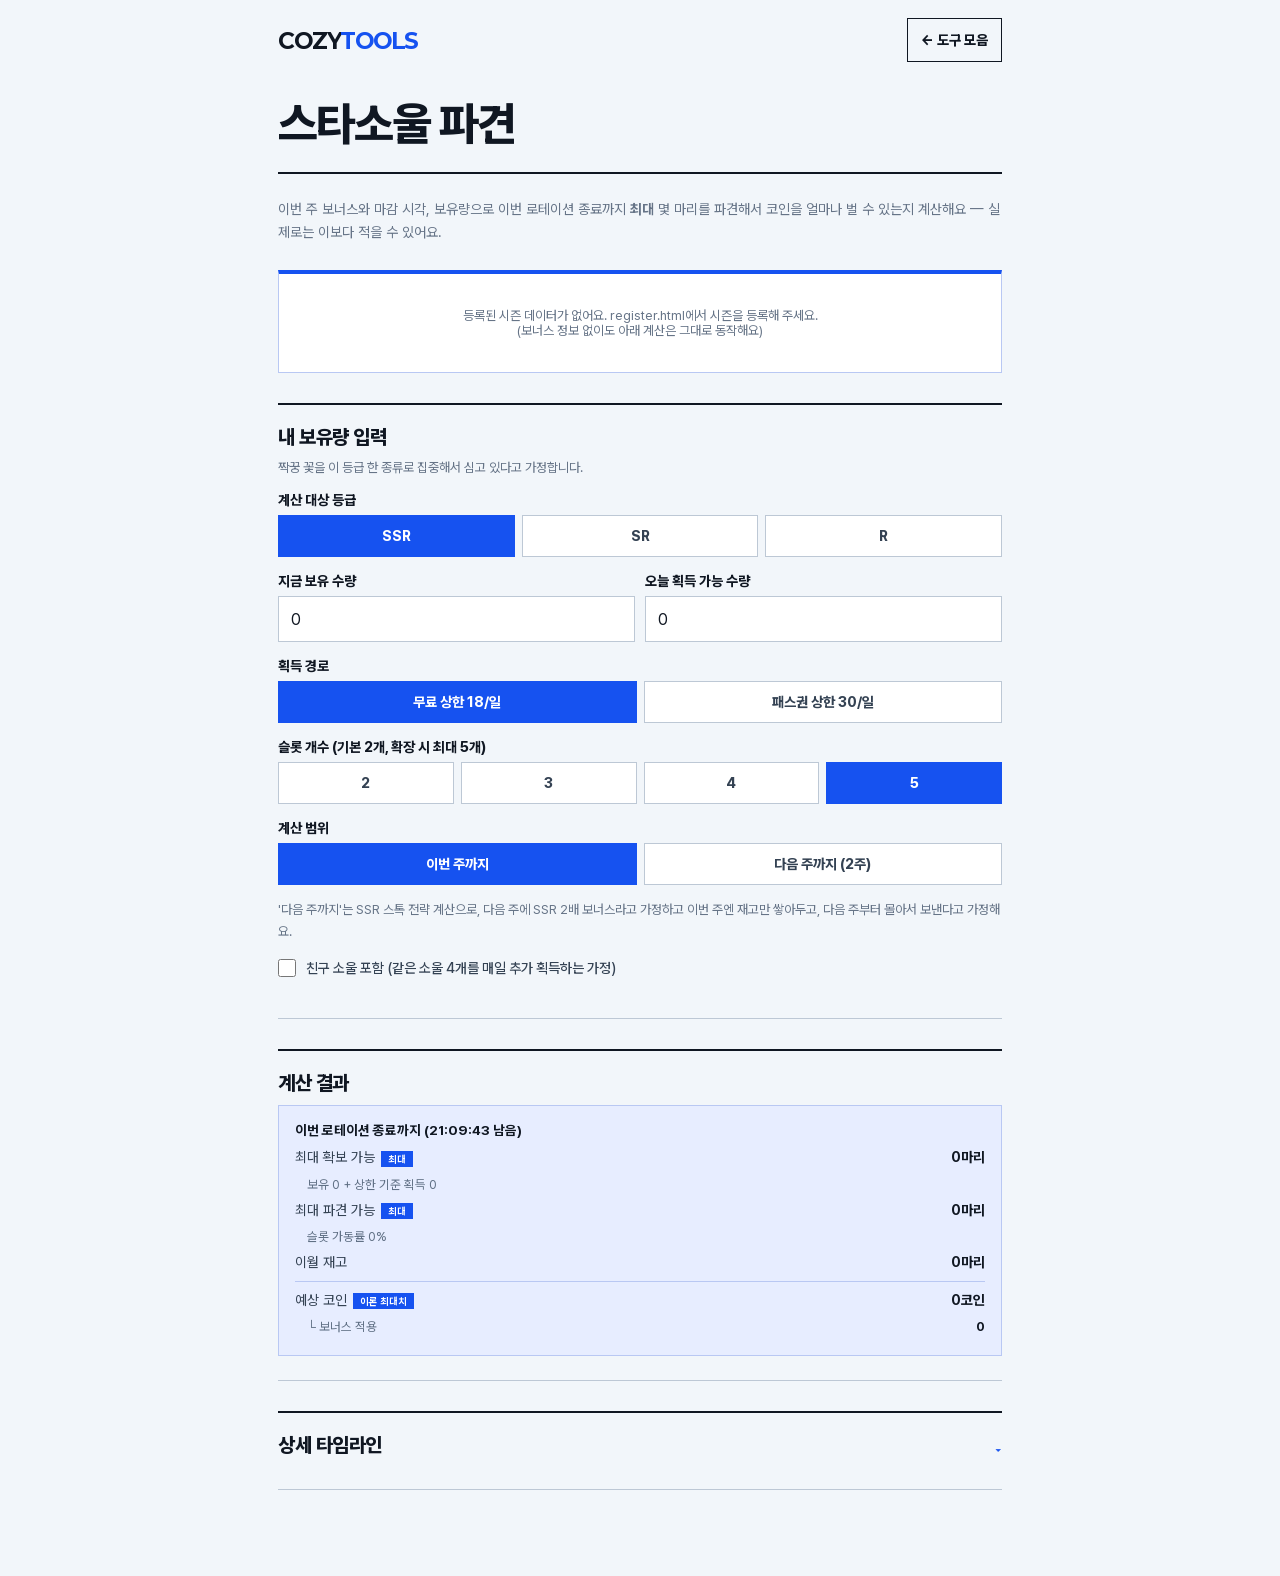
<file: starsoul.html>
<!doctype html>
<html lang="ko">
  <head>
    <meta charset="utf-8" />
    <meta
      name="viewport"
      content="width=device-width, initial-scale=1, viewport-fit=cover"
    />
    <title>스타소울 파견 계산기 · 더 코지 플로리스트</title>
    <meta
      name="description"
      content="이번 주 보너스와 마감 시각, 보유량으로 이번 로테이션 종료까지 최대 몇 마리를 파견해서 코인을 얼마나 벌 수 있는지 계산해요."
    />

    <meta property="og:type" content="website" />
    <meta property="og:site_name" content="코지 도구 모음" />
    <meta property="og:title" content="스타소울 파견 계산기" />
    <meta
      property="og:description"
      content="더 코지 플로리스트 · 이번 주 보너스와 마감까지 남은 시간, 보유량으로 최대 파견 가능량 계산"
    />
    <meta property="og:url" content="https://cozytools.pages.dev/starsoul.html" />
    <meta name="twitter:card" content="summary" />
    <meta name="twitter:title" content="스타소울 파견 계산기" />

    <style>
      * {
        box-sizing: border-box;
      }
      body {
        font-family: "Malgun Gothic", sans-serif;
        margin: 0;
        padding: 16px 10px 40px;
        background: #f7f7f8;
        color: #263238;
      }
      .container {
        max-width: 640px;
        margin: auto;
      }

      .header-area {
        display: flex;
        justify-content: space-between;
        align-items: center;
        gap: 10px;
        flex-wrap: wrap;
        margin-bottom: 14px;
      }
      .title {
        color: #152c57;
        margin: 0;
        font-size: 21px;
      }
      .nav-btn {
        background: #1f3b73;
        color: #fff;
        text-decoration: none;
        padding: 10px 14px;
        border-radius: 9px;
        font-weight: bold;
        font-size: 14px;
        border: none;
        cursor: pointer;
      }

      .panel {
        background: #fff;
        border-radius: 14px;
        padding: 16px;
        box-shadow: 0 2px 8px rgba(0, 0, 0, 0.06);
        margin-bottom: 14px;
      }
      .panel h3 {
        margin: 0 0 4px;
        font-size: 16px;
        color: #152c57;
      }
      .panel .desc {
        font-size: 12.5px;
        color: #90a4ae;
        margin: 0 0 14px;
        line-height: 1.6;
      }

      .info-box {
        background: #fff8e1;
        border: 1px solid #ffe082;
        border-radius: 10px;
        padding: 10px 13px;
        font-size: 12.5px;
        color: #6d5a1f;
        line-height: 1.6;
        margin-bottom: 14px;
      }
      .error-msg {
        color: #b71c1c;
        font-weight: bold;
        font-size: 13px;
        background: #ffebee;
        padding: 11px 13px;
        border-radius: 10px;
        margin-top: 10px;
      }
      .empty-msg {
        text-align: center;
        color: #90a4ae;
        font-size: 13px;
        padding: 14px 0;
      }

      /* ① 보너스 카드 */
      .bonus-card {
        background: linear-gradient(135deg, #1f3b73, #152c57);
        color: #fff;
        border-radius: 14px;
        padding: 16px;
        margin-bottom: 14px;
      }
      .bonus-card .bc-top {
        display: flex;
        justify-content: space-between;
        align-items: center;
        margin-bottom: 12px;
      }
      .bonus-card .bc-top h3 {
        margin: 0;
        font-size: 15px;
        color: #fff;
      }
      .bonus-card .bc-week {
        font-size: 12px;
        color: #b8c4dd;
        font-weight: bold;
      }
      .soul-row {
        display: flex;
        gap: 10px;
        margin-bottom: 6px;
        flex-wrap: wrap;
      }
      .soul-credit {
        font-size: 11px;
        color: #8b98b8;
        margin-bottom: 14px;
      }
      .soul-credit a {
        color: #9fb0d8;
      }
      .soul-thumb {
        flex: 1;
        min-width: 84px;
        text-align: center;
        background: rgba(255, 255, 255, 0.08);
        border-radius: 10px;
        padding: 8px 4px;
      }
      .soul-thumb img {
        width: 44px;
        height: 44px;
        border-radius: 8px;
        object-fit: cover;
        background: rgba(255, 255, 255, 0.15);
      }
      .soul-badge {
        display: inline-flex;
        align-items: center;
        justify-content: center;
        width: 44px;
        height: 44px;
        border-radius: 8px;
        font-size: 12px;
        font-weight: bold;
        color: #fff;
      }
      .soul-badge.grade-SSR {
        background: #e3a23c;
      }
      .soul-badge.grade-SR {
        background: #4a90d9;
      }
      .soul-badge.grade-R {
        background: #78909c;
      }
      .soul-name {
        font-size: 11.5px;
        font-weight: bold;
        margin-top: 5px;
        overflow: hidden;
        text-overflow: ellipsis;
        white-space: nowrap;
      }
      .countdown-row {
        display: flex;
        justify-content: space-between;
        font-size: 13px;
        padding: 4px 0;
        color: #d7ddec;
      }
      .countdown-row b {
        color: #fff;
        font-variant-numeric: tabular-nums;
      }
      .bc-updated {
        font-size: 11px;
        color: #8b98b8;
        margin-top: 10px;
      }
      .bc-updated button {
        background: none;
        border: none;
        color: #9fb0d8;
        text-decoration: underline;
        font-size: 11px;
        cursor: pointer;
        padding: 0;
      }

      /* 탭 / 토글 공통 */
      .toggle-row {
        display: flex;
        gap: 8px;
        margin-bottom: 14px;
      }
      .toggle-row button {
        flex: 1;
        padding: 10px;
        border-radius: 9px;
        border: 2px solid #eceff1;
        background: #fbfbfc;
        color: #546e7a;
        font-weight: bold;
        font-size: 13.5px;
        cursor: pointer;
      }
      .toggle-row button.on {
        border-color: #1f3b73;
        background: #f3f6fc;
        color: #1f3b73;
      }

      @media (max-width: 480px) {
        #gradeTabs,
        #slotTabs {
          flex-wrap: nowrap;
          gap: 6px;
        }
        #gradeTabs button,
        #slotTabs button {
          min-width: 0;
          padding-right: 5px;
          padding-left: 5px;
        }
      }

      .field {
        margin-bottom: 12px;
      }
      .field label {
        display: block;
        font-size: 13px;
        font-weight: bold;
        color: #546e7a;
        margin-bottom: 5px;
      }
      .field input {
        width: 100%;
        padding: 10px 12px;
        border: 1px solid #dfe3e6;
        border-radius: 9px;
        font-size: 15px;
        outline: none;
      }
      .field input:focus {
        border-color: #1f3b73;
      }
      .field-row {
        display: flex;
        gap: 10px;
      }
      .field-row .field {
        flex: 1;
      }
      .field-note {
        font-size: 11.5px;
        color: #90a4ae;
        margin-top: 4px;
      }
      .checkbox-field {
        display: flex;
        align-items: flex-start;
        gap: 9px;
        cursor: pointer;
        font-size: 13.5px;
        color: #546e7a;
        line-height: 1.5;
      }
      .checkbox-field input {
        flex: none;
        width: 18px;
        height: 18px;
        margin-top: 1px;
        accent-color: #1f3b73;
      }
      .checkbox-field b {
        color: #1f3b73;
      }

      /* 결과 */
      .result-box {
        background: #f3f6fc;
        border-radius: 12px;
        padding: 14px 16px;
        margin-top: 4px;
      }
      .result-row {
        display: flex;
        justify-content: space-between;
        font-size: 14px;
        padding: 5px 0;
      }
      .result-row.sub {
        padding-left: 12px;
        font-size: 12.5px;
        color: #607085;
      }
      .result-row b {
        color: #152c57;
      }
      .result-title {
        font-size: 13.5px;
        font-weight: bold;
        color: #152c57;
        margin-bottom: 6px;
      }
      .result-total {
        border-top: 1px solid #dce3f0;
        margin-top: 6px;
        padding-top: 10px;
      }
      .result-max-tag {
        display: inline-block;
        font-size: 10px;
        font-weight: bold;
        color: #1f3b73;
        background: #dbe4f7;
        padding: 2px 7px;
        border-radius: 8px;
        margin-left: 6px;
        vertical-align: middle;
      }

      /* 아코디언 */
      .accordion-head {
        display: flex;
        justify-content: space-between;
        align-items: center;
        width: 100%;
        background: none;
        border: none;
        padding: 0;
        cursor: pointer;
        text-align: left;
      }
      .accordion-head h3 {
        flex: 1;
      }
      .accordion-arrow {
        color: #90a4ae;
        font-size: 13px;
        transition: transform 0.15s;
        flex: none;
        margin-left: 8px;
      }
      .accordion-arrow.open {
        transform: rotate(180deg);
      }
      .accordion-body {
        display: none;
        margin-top: 12px;
      }
      .accordion-body.open {
        display: block;
      }

      table.timeline {
        width: 100%;
        border-collapse: collapse;
        font-size: 12.5px;
        margin-top: 6px;
      }
      table.timeline th,
      table.timeline td {
        padding: 6px 4px;
        text-align: right;
        border-bottom: 1px solid #e3e9f5;
      }
      table.timeline th:first-child,
      table.timeline td:first-child {
        text-align: left;
      }
      table.timeline th {
        color: #90a4ae;
        font-weight: bold;
        font-size: 11.5px;
      }

      .footer-note {
        text-align: center;
        font-size: 12px;
        color: #b0bec5;
        margin-top: 24px;
        line-height: 1.8;
      }
      .footer-note a {
        color: #90a4ae;
      }
    </style>
    <link rel="icon" href="favicon.svg" type="image/svg+xml" />
    <link rel="alternate icon" href="favicon.ico" />
    <link rel="apple-touch-icon" href="apple-touch-icon.png" />
    <link rel="stylesheet" href="editorial.css" />
  </head>
  <body>
    <div class="container">
      <div class="header-area">
        <a href="index.html" class="site-wordmark" aria-label="Cozytools 홈">COZY<span>TOOLS</span></a>
        <a href="index.html" class="nav-btn">← 도구 모음</a>
        <h1 class="title">스타소울 파견</h1>
      </div>

      <div class="info-box">
        이번 주 보너스와 마감 시각, 보유량으로 이번 로테이션 종료까지
        <b>최대</b> 몇 마리를 파견해서 코인을 얼마나 벌 수 있는지 계산해요 —
        실제로는 이보다 적을 수 있어요.
      </div>

      <!-- ① 현재 보너스 카드 -->
      <div class="bonus-card" id="bonusCard">
        <div class="empty-msg" style="color: #d7ddec">불러오는 중...</div>
      </div>

      <!-- ③ 입력부 -->
      <div class="panel">
        <h3>내 보유량 입력</h3>
        <p class="desc">
          짝꿍 꽃을 이 등급 한 종류로 집중해서 심고 있다고 가정합니다.
        </p>

        <div class="field">
          <label>계산 대상 등급</label>
          <div class="toggle-row" id="gradeTabs"></div>
        </div>

        <div class="field-row">
          <div class="field">
            <label>지금 보유 수량</label>
            <input
              type="number"
              id="inStock"
              inputmode="numeric"
              min="0"
              value="0"
            />
          </div>
          <div class="field">
            <label>오늘 획득 가능 수량</label>
            <input
              type="number"
              id="inTodayCap"
              inputmode="numeric"
              min="0"
              value="0"
            />
          </div>
        </div>

        <div class="field">
          <label>획득 경로</label>
          <div class="toggle-row" id="pathTabs"></div>
        </div>

        <div class="field">
          <label>슬롯 개수 (기본 2개, 확장 시 최대 5개)</label>
          <div class="toggle-row" id="slotTabs"></div>
        </div>

        <div class="field">
          <label>계산 범위</label>
          <div class="toggle-row" id="horizonTabs"></div>
          <p class="field-note">
            '다음 주까지'는 SSR 스톡 전략 계산으로, 다음 주에 SSR 2배
            보너스라고 가정하고 이번 주엔 재고만 쌓아두고, 다음 주부터
            몰아서 보낸다고 가정해요.
          </p>
        </div>

        <div class="field">
          <label class="checkbox-field">
            <input type="checkbox" id="inFriendInclude" />
            <span
              >친구 소울 포함 (같은 소울 4개를 매일 추가 획득하는 가정)</span
            >
          </label>
        </div>
      </div>

      <!-- ④ 결과부 -->
      <div class="panel">
        <h3>계산 결과</h3>
        <div id="resultsArea"></div>
      </div>

      <!-- 타이밍 트릭(도박) — 다음 주까지 계산일 때만 채워진다 -->
      <div id="gambleArea"></div>

      <!-- 상세 타임라인 -->
      <div class="panel">
        <button class="accordion-head" onclick="toggleTimeline()">
          <h3>상세 타임라인</h3>
          <span class="accordion-arrow" id="tlArrow">▾</span>
        </button>
        <div id="timelineBody" class="accordion-body">
          <p class="desc" style="margin: 10px 0 0">
            각 배치의 시작/완료 시각과 적용 배율이에요. 빈 파견 시점(투입할
            재고가 없던 시점)은 표시하지 않아요.
          </p>
          <div id="timelineTable"></div>
        </div>
      </div>

    </div>

    <script>
      /* ==========================================================
         상수
         ========================================================== */
      const API_URL = "https://cozytools-backend.saeunezip.workers.dev";
      // hours = 마리 1개당 소요시간. 배치 완료 시간은 항상 count(마리 수) × hours로 계산한다
      // (12마리 배치가 통째로 hours시간만에 끝나는 게 아니다 — 예: SSR 12마리 = 2h × 12 = 24시간).
      const GRADE_INFO = {
        SSR: { coin: 4, hours: 2 },
        SR: { coin: 3, hours: 1.5 },
        R: { coin: 2, hours: 1 },
      };
      const GRADES = ["SSR", "SR", "R"];
      const BONUS_MULT = 2;
      const DAILY_CAP = { free: 18, pass: 30 };
      const FRIEND_MAX = 4;
      const SLOT_MIN = 2,
        SLOT_MAX = 5,
        SLOT_OPTIONS = [2, 3, 4, 5];
      const BATCH_MAX = 12;

      /* ==========================================================
         KST 헬퍼 — UTC+9 고정 오프셋. new Date()의 로컬 타임존에 의존하지 않는다.
         ========================================================== */
      const KST_OFFSET_MS = 9 * 3600 * 1000;
      function toKST(date) {
        // 반환된 Date의 getUTC* 필드를 읽으면 KST 벽시계 값이 나온다.
        return new Date(date.getTime() + KST_OFFSET_MS);
      }
      function fromKSTFields(y, m1, d, h, min, sec) {
        // m1은 1-based 월. day/hour 오버플로는 Date.UTC가 알아서 다음 달/시로 넘겨준다.
        return new Date(
          Date.UTC(y, m1 - 1, d, h || 0, min || 0, sec || 0) - KST_OFFSET_MS,
        );
      }
      function pad2(n) {
        return String(n).padStart(2, "0");
      }
      function kstDateString(date) {
        const k = toKST(date);
        return (
          k.getUTCFullYear() +
          "-" +
          pad2(k.getUTCMonth() + 1) +
          "-" +
          pad2(k.getUTCDate())
        );
      }
      function parseYMD(s) {
        const [y, m, d] = s.split("-").map(Number);
        return { y, m, d };
      }
      function ymdToKSTInstant(ymd, h, min) {
        const { y, m, d } = parseYMD(ymd);
        return fromKSTFields(y, m, d, h || 0, min || 0, 0);
      }
      function nextMidnightKST(date) {
        const k = toKST(date);
        return fromKSTFields(
          k.getUTCFullYear(),
          k.getUTCMonth() + 1,
          k.getUTCDate() + 1,
          0,
          0,
          0,
        );
      }
      function nextRotationBoundary(now) {
        const k = toKST(now);
        const dow = k.getUTCDay(); // 0 = 일요일
        const daysToAdd = (7 - dow) % 7;
        let boundary = fromKSTFields(
          k.getUTCFullYear(),
          k.getUTCMonth() + 1,
          k.getUTCDate() + daysToAdd,
          0,
          0,
          0,
        );
        if (boundary.getTime() <= now.getTime())
          boundary = new Date(boundary.getTime() + 7 * 86400000);
        return boundary;
      }
      function daysUntilBoundaryMidnights(now, boundary) {
        let d = 0;
        let cursor = nextMidnightKST(now);
        while (cursor.getTime() < boundary.getTime()) {
          d++;
          cursor = new Date(cursor.getTime() + 86400000);
        }
        return d;
      }
      function fmtDuration(ms) {
        if (ms < 0) ms = 0;
        const totalSec = Math.floor(ms / 1000);
        const days = Math.floor(totalSec / 86400);
        const h = Math.floor((totalSec % 86400) / 3600);
        const m = Math.floor((totalSec % 3600) / 60);
        const s = totalSec % 60;
        if (days > 0)
          return days + "일 " + pad2(h) + ":" + pad2(m) + ":" + pad2(s);
        return pad2(h) + ":" + pad2(m) + ":" + pad2(s);
      }
      function fmtKSTClock(date) {
        const k = toKST(date);
        const WD = ["일", "월", "화", "수", "목", "금", "토"];
        return (
          k.getUTCMonth() +
          1 +
          "/" +
          k.getUTCDate() +
          "(" +
          WD[k.getUTCDay()] +
          ") " +
          pad2(k.getUTCHours()) +
          ":" +
          pad2(k.getUTCMinutes())
        );
      }
      // "26.09.06" 형식 — 파견 기간처럼 날짜 범위를 짧게 보여줄 때 쓴다.
      function fmtYMD(date) {
        const k = toKST(date);
        return (
          String(k.getUTCFullYear()).slice(2) +
          "." +
          pad2(k.getUTCMonth() + 1) +
          "." +
          pad2(k.getUTCDate())
        );
      }
      function escapeHtml(s) {
        const div = document.createElement("div");
        div.textContent = s;
        return div.innerHTML;
      }

      /* ==========================================================
         상태
         ========================================================== */
      let SEASONS = [];
      let SEASON = null; // 최신 시즌
      let CUR_WEEK = 1;
      let SOUL_MAP = {}; // name -> {name, grade, dorazyId}
      let state = {
        grade: localStorage.getItem("starsoul_grade") || "SSR",
        stock: Number(localStorage.getItem("starsoul_stock")) || 0,
        path: localStorage.getItem("starsoul_path") || "free",
        slots: Number(localStorage.getItem("starsoul_slots")) || 5,
        horizon: Number(localStorage.getItem("starsoul_horizon")) || 1,
        friendInclude: localStorage.getItem("starsoul_friendInclude") === "1",
      };

      /* ==========================================================
         데이터 로딩 + ① 보너스 카드 + 폴백
         ========================================================== */
      // 같은 시작일(id)로 시즌이 실수로 두 번 등록됐을 때를 대비한 방어적 병합.
      // souls는 dorazyId가 채워진 쪽을 우선하고, 주차별 보너스는 null이 아닌 값을 우선한다
      // (등록 순서와 무관하게 "더 완전한 데이터"가 이기도록).
      function mergeSeasonsById(seasons) {
        const byId = {};
        const order = [];
        seasons.forEach(function (s) {
          if (!byId[s.id]) {
            byId[s.id] = JSON.parse(JSON.stringify(s));
            order.push(s.id);
            return;
          }
          const merged = byId[s.id];
          merged.souls = merged.souls.map(function (soul) {
            if (soul.dorazyId) return soul;
            const other = s.souls.find(function (x) {
              return x.name === soul.name;
            });
            return other && other.dorazyId ? other : soul;
          });
          merged.bonus = merged.bonus.map(function (b) {
            if (b.souls) return b;
            const other = s.bonus.find(function (x) {
              return x.week === b.week;
            });
            return other && other.souls ? other : b;
          });
          if (s.createdAt > merged.createdAt) merged.createdAt = s.createdAt;
        });
        return order.map(function (id) {
          return byId[id];
        });
      }

      async function loadSeasons() {
        try {
          const res = await fetch(API_URL + "/seasons");
          const data = await res.json();
          if (!data.ok) throw new Error(data.error || "불러오기 실패");
          SEASONS = mergeSeasonsById(data.seasons || []);
          SEASON = SEASONS.length ? SEASONS[SEASONS.length - 1] : null;
          if (SEASON) {
            SOUL_MAP = {};
            SEASON.souls.forEach(function (s) {
              SOUL_MAP[s.name] = s;
            });
          }
        } catch (err) {
          SEASONS = [];
          SEASON = null;
        }
        recalcAll();
      }

      function soulImgError(img, grade) {
        const span = document.createElement("span");
        span.className = "soul-badge grade-" + grade;
        span.textContent = grade;
        img.replaceWith(span);
      }

      function renderSoulThumb(name) {
        const soul = SOUL_MAP[name];
        if (!soul)
          return (
            '<div class="soul-thumb"><span class="soul-badge grade-R">?</span><div class="soul-name">' +
            escapeHtml(name) +
            "</div></div>"
          );
        const inner = soul.dorazyId
          ? '<img src="https://dorazy.art/images/t/' +
            encodeURIComponent(soul.dorazyId) +
            '.webp" onerror="soulImgError(this,\'' +
            soul.grade +
            "')\" />"
          : '<span class="soul-badge grade-' +
            soul.grade +
            '">' +
            soul.grade +
            "</span>";
        return (
          '<div class="soul-thumb">' +
          inner +
          '<div class="soul-name">' +
          escapeHtml(soul.name) +
          "</div></div>"
        );
      }

      function fallbackKey(week) {
        return "starsoul_fallback::" + SEASON.id + "::" + week;
      }

      // 시즌 마지막 주(보통 4주차) 보너스는 정식 등록이 없어도, 그 앞의 모든 주가 이미
      // 정식 등록돼 있으면 자동으로 확정할 수 있다 — 시즌 12종은 4주 동안 정확히 한 번씩만
      // 보너스로 등장하므로, 12종 중 1~3주차에서 이미 쓰인 9종을 빼면 남는 3종이 곧
      // 4주차다. 앞선 주 중 하나라도 아직 등록 안 됐으면 계산할 수 없다(null).
      function autoFinalWeekBonus() {
        if (!SEASON) return null;
        const lastWeek = SEASON.weeks;
        const used = {};
        for (let week = 1; week < lastWeek; week++) {
          const slot = SEASON.bonus.find(function (b) {
            return b.week === week;
          });
          if (!slot || !slot.souls) return null; // 아직 정식 등록 안 된 주가 있음
          slot.souls.forEach(function (n) {
            used[n] = true;
          });
        }
        const remaining = SEASON.souls
          .map(function (s) {
            return s.name;
          })
          .filter(function (n) {
            return !used[n];
          });
        return remaining.length === 3 ? remaining : null; // 데이터가 맞아떨어질 때만 확정
      }

      // 정식 등록(서버) 또는 위 자동 확정만 "확정"으로 친다 — 사용자가 로컬에 직접 고른
      // 폴백 선택은 본인의 추측일 뿐이라 "확정" 취급하지 않는다(아래 SSR 배너 판단 등에 씀).
      function confirmedBonusForWeek(week) {
        const slot = SEASON.bonus.find(function (b) {
          return b.week === week;
        });
        if (slot && slot.souls) return slot.souls;
        if (week === SEASON.weeks) return autoFinalWeekBonus();
        return null;
      }

      function getBonusForWeek(week) {
        const confirmed = confirmedBonusForWeek(week);
        if (confirmed) return confirmed;
        const saved = localStorage.getItem(fallbackKey(week));
        return saved ? JSON.parse(saved) : null;
      }

      function renderBonusCard() {
        const box = document.getElementById("bonusCard");
        if (!SEASON) {
          box.innerHTML =
            '<div class="empty-msg" style="color:#d7ddec">등록된 시즌 데이터가 없어요. register.html에서 시즌을 등록해 주세요.<br/>(보너스 정보 없이도 아래 계산은 그대로 동작해요)</div>';
          return;
        }
        const now = new Date();
        const boundary = nextRotationBoundary(now);
        const seasonEnd = ymdToKSTInstant(SEASON.start, 0, 0);
        const seasonEndTs = new Date(
          seasonEnd.getTime() + SEASON.weeks * 7 * 86400000,
        );
        CUR_WEEK = currentWeekOf(SEASON, now);
        const bonusNames = getBonusForWeek(CUR_WEEK);

        let html =
          '<div class="bc-top"><h3>이번 주 보너스</h3><span class="bc-week">시즌 ' +
          CUR_WEEK +
          "주차 / " +
          SEASON.weeks +
          "</span></div>";

        if (bonusNames) {
          html +=
            '<div class="soul-row">' +
            bonusNames.map(renderSoulThumb).join("") +
            "</div>" +
            '<div class="soul-credit">이미지 출처 - <a href="https://dorazy.art" target="_blank" rel="noopener">dorazy.art</a></div>';
        } else {
          html +=
            '<div class="empty-msg" style="color:#d7ddec; padding:8px 0;">이번 주 보너스가 아직 등록되지 않았어요. 아래에서 3종을 직접 골라주세요.</div>' +
            '<div id="fallbackBox"></div>';
        }

        html +=
          '<div class="countdown-row"><span>다음 로테이션까지</span><b id="cdRotation"></b></div>' +
          '<div class="countdown-row"><span>시즌 종료까지</span><b id="cdSeason"></b></div>' +
          '<div class="bc-updated">일요일 00:00 KST 기준 · 획득 상한도 같이 초기화' +
          (bonusNames ? "" : "") +
          "</div>";

        box.innerHTML = html;
        window.__boundary = boundary;
        window.__seasonEndTs = seasonEndTs;

        if (!bonusNames) renderFallbackPicker();
      }

      function renderFallbackPicker() {
        const box = document.getElementById("fallbackBox");
        if (!box || !SEASON) return;
        box.innerHTML =
          '<div style="display:flex;flex-wrap:wrap;gap:6px;margin-bottom:10px;">' +
          SEASON.souls
            .map(function (s) {
              return (
                '<label style="display:flex;align-items:center;gap:5px;background:rgba(255,255,255,.1);padding:6px 9px;border-radius:8px;font-size:12px;cursor:pointer;">' +
                '<input type="checkbox" value="' +
                escapeHtml(s.name) +
                '" onchange="onFallbackToggle(this)" />' +
                escapeHtml(s.name) +
                " (" +
                s.grade +
                ")" +
                "</label>"
              );
            })
            .join("") +
          "</div>" +
          '<div id="fallbackMsg" style="font-size:12px;color:#ffd54f;"></div>';
      }

      function onFallbackToggle(checkbox) {
        const checked = Array.from(
          document.querySelectorAll("#fallbackBox input:checked"),
        );
        if (checked.length > 3) {
          checkbox.checked = false;
          document.getElementById("fallbackMsg").textContent =
            "3종만 선택할 수 있어요.";
          return;
        }
        if (checked.length === 3) {
          const names = checked.map(function (el) {
            return el.value;
          });
          localStorage.setItem(fallbackKey(CUR_WEEK), JSON.stringify(names));
          document.getElementById("fallbackMsg").textContent =
            "선택 완료! (다음 로테이션까지 유지돼요)";
          renderBonusCard();
          recalcAll();
        } else {
          document.getElementById("fallbackMsg").textContent = "";
        }
      }

      function currentWeekOf(season, now) {
        const start = ymdToKSTInstant(season.start, 0, 0);
        const diffDays = Math.floor(
          (now.getTime() - start.getTime()) / 86400000,
        );
        let week = Math.floor(diffDays / 7) + 1;
        if (week < 1) week = 1;
        if (week > season.weeks) week = season.weeks;
        return week;
      }

      function isBonusGrade(grade) {
        if (!SEASON) return false;
        const names = getBonusForWeek(CUR_WEEK);
        if (!names) return false;
        return names.some(function (n) {
          return SOUL_MAP[n] && SOUL_MAP[n].grade === grade;
        });
      }

      /* ==========================================================
         입력부 렌더 (탭들)
         ========================================================== */
      function buildTabs() {
        document.getElementById("gradeTabs").innerHTML = GRADES.map(
          function (g) {
            return (
              '<button data-g="' +
              g +
              "\" onclick=\"setState('grade','" +
              g +
              "')\">" +
              g +
              "</button>"
            );
          },
        ).join("");
        document.getElementById("pathTabs").innerHTML =
          "<button data-p=\"free\" onclick=\"setState('path','free')\">무료 상한 18/일</button>" +
          "<button data-p=\"pass\" onclick=\"setState('path','pass')\">패스권 상한 30/일</button>";
        document.getElementById("slotTabs").innerHTML = SLOT_OPTIONS.map(
          function (n) {
            return (
              '<button data-s="' +
              n +
              "\" onclick=\"setState('slots'," +
              n +
              ')">' +
              n +
              "</button>"
            );
          },
        ).join("");
        document.getElementById("horizonTabs").innerHTML =
          "<button data-h=\"1\" onclick=\"setState('horizon',1)\">이번 주까지</button>" +
          "<button data-h=\"2\" onclick=\"setState('horizon',2)\">다음 주까지 (2주)</button>";
      }

      function syncTabs() {
        document.querySelectorAll("#gradeTabs button").forEach(function (b) {
          b.classList.toggle("on", b.dataset.g === state.grade);
        });
        document.querySelectorAll("#pathTabs button").forEach(function (b) {
          b.classList.toggle("on", b.dataset.p === state.path);
        });
        document.querySelectorAll("#slotTabs button").forEach(function (b) {
          b.classList.toggle("on", Number(b.dataset.s) === state.slots);
        });
        document.querySelectorAll("#horizonTabs button").forEach(function (b) {
          b.classList.toggle("on", Number(b.dataset.h) === state.horizon);
        });
        document.getElementById("inStock").value = state.stock;
        document.getElementById("inFriendInclude").checked =
          state.friendInclude;
      }

      function setState(key, val) {
        state[key] = val;
        if (key !== "grade") localStorage.setItem("starsoul_" + key, val);
        else localStorage.setItem("starsoul_grade", val);
        syncTabs();
        recalcAll();
      }

      function wireInputs() {
        document
          .getElementById("inStock")
          .addEventListener("input", function (e) {
            state.stock = Math.max(
              0,
              Math.min(999999, parseInt(e.target.value, 10) || 0),
            );
            localStorage.setItem("starsoul_stock", state.stock);
            recalcAll();
          });
        document
          .getElementById("inTodayCap")
          .addEventListener("input", function (e) {
            const cap =
              DAILY_CAP[state.path] + (state.friendInclude ? FRIEND_MAX : 0);
            const v = Math.max(
              0,
              Math.min(cap, parseInt(e.target.value, 10) || 0),
            );
            localStorage.setItem("starsoul_todayCap", v);
            localStorage.setItem(
              "starsoul_todayCapDate",
              kstDateString(new Date()),
            );
            recalcAll();
          });
        document
          .getElementById("inFriendInclude")
          .addEventListener("change", function (e) {
            state.friendInclude = e.target.checked;
            localStorage.setItem(
              "starsoul_friendInclude",
              state.friendInclude ? "1" : "0",
            );
            recalcAll();
          });
      }

      function getTodayCap(cap) {
        const today = kstDateString(new Date());
        const savedDate = localStorage.getItem("starsoul_todayCapDate");
        if (savedDate !== today) {
          localStorage.setItem("starsoul_todayCapDate", today);
          localStorage.setItem("starsoul_todayCap", 0);
          return 0;
        }
        return Math.max(
          0,
          Math.min(cap, Number(localStorage.getItem("starsoul_todayCap")) || 0),
        );
      }

      function toggleTimeline() {
        const body = document.getElementById("timelineBody");
        const open = body.classList.toggle("open");
        document.getElementById("tlArrow").classList.toggle("open", open);
      }

      /* ==========================================================
         시뮬레이션 — 이벤트 기반. "확인하러 들어오는 횟수(k)" 같은 입력 없이,
         슬롯은 비는 즉시 재고가 있으면 바로 채워진다고 가정한다 (이론 최대치이므로
         가장 낙관적인 실행을 가정 — 실제로는 접속 빈도만큼 늦어질 수 있다).
         배치 분할은 최적화하지 않는다 (핵심 결과 2번: 어떻게 쪼개도 코인 총량은 같음).
         ========================================================== */
      function simulate(opts) {
        const {
          grade,
          N0,
          dailyCap,
          todayCapRemaining,
          s,
          now,
          boundary,
          optimisticSSR,
          dispatchStartMs,
        } = opts;
        const info = GRADE_INFO[grade];
        const nowMs = now.getTime(),
          boundaryMs = boundary.getTime();
        // 스톡 전략 모드(다음 주까지 계산)에서는 이번 주엔 파견을 아예 안 하고 재고만
        // 쌓아뒀다가 다음 주 시작 시각부터 몰아서 보낸다고 가정한다 — 도착(적립)은
        // 그대로 계속되고, 슬롯 채우기(tryFillAt)만 이 시각 이전엔 건너뛴다.
        const dispatchStart = dispatchStartMs || nowMs;

        // 도착 이벤트: 지금(보유+오늘 남은 캡) + 남은 자정마다(일일 상한)
        const arrivals = [{ t: nowMs, amount: N0 + todayCapRemaining }];
        let cursor = nextMidnightKST(now);
        while (cursor.getTime() < boundaryMs) {
          arrivals.push({ t: cursor.getTime(), amount: dailyCap });
          cursor = new Date(cursor.getTime() + 86400000);
        }

        let stockQueue = 0;
        const slotFreeAt = new Array(s).fill(nowMs);
        // 슬롯별 "경계 전 마지막 자연 배치"에 몇 마리를 넣었는지. 균등 분배의 나머지(extra)를
        // 앞쪽 슬롯부터 +1씩 나눠주기 때문에 슬롯마다 1 차이가 날 수 있어서 배열로 둔다.
        // (가속을 안 쓰려는 사람에게 "마지막 파견은 N개만" 이라고 안내할 때 쓴다)
        const lastBatchSize = new Array(s).fill(0);
        let dispatchedTotal = 0;
        let coinBonus = 0,
          coinPlain = 0,
          plainCount = 0,
          coinBorderMin = 0,
          coinBorderMax = 0;
        const timeline = [];

        function classify(startMs, completeMs, count) {
          const r = bonusStatusAt(completeMs, grade, optimisticSSR);
          const status = r.status;
          let mult;
          if (status === "bonus") {
            coinBonus += count * info.coin * BONUS_MULT;
            mult = r.assumed
              ? "보너스 " + BONUS_MULT + "배 (다음주 SSR 가정)"
              : "보너스 " + BONUS_MULT + "배";
          } else if (status === "plain") {
            coinPlain += count * info.coin;
            plainCount += count;
            mult = "미적용 1배";
          } else {
            coinBorderMin += count * info.coin;
            coinBorderMax += count * info.coin * BONUS_MULT;
            mult = "보너스 여부 불명";
          }
          timeline.push({
            t: new Date(startMs),
            count,
            completeAt: new Date(completeMs),
            mult,
          });
        }

        // 비어있는 슬롯 여러 개에 재고를 몰아넣지 않고 최대한 균등하게 나눠서 완료 시각을
        // 앞당긴다 (배치가 클수록 그 배치의 모든 마리가 다 같이 오래 기다려야 하므로,
        // 슬롯 하나에 몰아주는 것보다 여러 슬롯에 고르게 나누는 쪽이 항상 더 빨리 끝난다).
        //
        // 배치는 무조건 "지금 이 시점이 속한 주"의 경계(일요일 00:00, 즉 토요일 자정) 전에
        // 끝나는 한도 내에서만 채운다 — 보너스 주든 아니든 항상. 이번 주 계산(1주)과 다음
        // 주 계산(2주, 스톡 전략)이 서로 다른 계산 모드로 명확히 나뉘어 있으니, 경계를
        // 넘겨 다음 주로 흘러들어가는 "불명" 구간을 만들 필요가 없다 — 그 한도가 0이면
        // 이번 라운드는 건너뛰고(그 몫은 이월 재고로 남는다), 다음 주 몫은 다음 주 계산에서
        // 다시 다룬다.
        function tryFillAt(t) {
          if (t < dispatchStart) return;
          const freeIdxs = [];
          for (let i = 0; i < s; i++) if (slotFreeAt[i] <= t) freeIdxs.push(i);
          if (!freeIdxs.length || stockQueue <= 0) return;

          const weekBoundaryMs = nextRotationBoundary(new Date(t)).getTime();
          const hoursToWeekBoundary = (weekBoundaryMs - t) / 3600000;
          const safeSize = Math.floor(hoursToWeekBoundary / info.hours - 1e-9);
          const perSlotCap = Math.max(0, Math.min(BATCH_MAX, safeSize));
          if (perSlotCap <= 0) return;

          const totalToPlace = Math.min(
            stockQueue,
            freeIdxs.length * perSlotCap,
          );
          const base = Math.floor(totalToPlace / freeIdxs.length);
          let extra = totalToPlace % freeIdxs.length;

          freeIdxs.forEach(function (i) {
            let put = base + (extra > 0 ? 1 : 0);
            if (extra > 0) extra--;
            if (put <= 0) return;
            stockQueue -= put;
            dispatchedTotal += put;
            lastBatchSize[i] = put;
            const completeAt = t + info.hours * put * 3600000; // 배치 완료시간 = 마리당 시간 × 마리 수
            slotFreeAt[i] = completeAt;
            classify(t, completeAt, put);
          });
        }

        const eventTimes = arrivals.map(function (a) {
          return a.t;
        });
        const processed = new Set();
        let guard = 0;
        while (eventTimes.length && guard++ < 2000) {
          eventTimes.sort(function (a, b) {
            return a - b;
          });
          const t = eventTimes.shift();
          if (t >= boundaryMs || processed.has(t)) continue;
          processed.add(t);

          arrivals.forEach(function (a) {
            if (a.t === t) stockQueue += a.amount;
          });

          const before = slotFreeAt.slice();
          tryFillAt(t);
          for (let i = 0; i < s; i++) {
            if (slotFreeAt[i] !== before[i] && slotFreeAt[i] < boundaryMs)
              eventTimes.push(slotFreeAt[i]);
          }
        }

        // 슬롯 자투리 시간 채우기 — 예전엔 "다이아를 쓸지는 선택"이라 별도 집계로 빼뒀지만,
        // 새우님 목표가 "가능한 모든 시간을 써서 적은 다이아를 소모하는 것"이라 이제는
        // 기본 계산에 포함시킨다 (마리 수·코인·타임라인 모두).
        // 슬롯마다 마지막 자연 배치 뒤에 남는 자투리 시간(< 마리당 소요시간 — 안 그러면
        // 자연 배치가 이미 채웠을 것이다)에는 새 마리를 자연 속도로 넣어도 경계 전에
        // 못 끝난다. 하지만 "즉시 완료"는 가속을 누르는 그 순간 남은 시간만큼만 다이아를
        // 쓰므로, 자투리 시간만큼은 자연 진행에 맡기고 경계 직전에 남은 초과분(짧다)만
        // 가속하면 싸게 채울 수 있다. 슬롯당 딱 +1마리까지만(그 이상은 통째로 가속해야
        // 해서 훨씬 비싸진다).
        let accelFillCount = 0;
        let accelFillDiamonds = 0;
        for (let i = 0; i < s && stockQueue > 0; i++) {
          if (slotFreeAt[i] < dispatchStart) continue; // 아직 파견을 시작도 안 한 슬롯
          const gapHours = (boundaryMs - slotFreeAt[i]) / 3600000;
          if (gapHours <= 0) continue; // 이미 경계까지 꽉 참 — 자투리 없음
          // 자연 배치가 1마리도 못 넣는 자투리일 때만 가속으로 채운다 (tryFillAt의 safeSize와
          // 똑같은 판정을 써야 한다 — 한 마리가 딱 경계에 걸치는 경우까지 자연 배치가
          // 거부하므로, 여기서 >= 로 걸러버리면 그 자리를 영영 못 채운다).
          if (Math.floor(gapHours / info.hours - 1e-9) >= 1) continue;
          const overflowHours = info.hours - gapHours; // 자투리를 다 쓰고도 넘치는 시간
          // 자연 계산의 안전 여유(1e-9시간)와 딱 맞아떨어지는 경계 사례라 초과분이
          // 0에 수렴할 수 있다 — 그래도 가속 버튼을 누르는 행위 자체는 있으니 최소 1개.
          const dia = Math.max(1, Math.ceil((overflowHours * 60) / 5));
          stockQueue -= 1;
          accelFillCount += 1;
          accelFillDiamonds += dia;
          dispatchedTotal += 1;
          // 가속으로 경계 직전(토 23:59)에 완료된다 — 그 주 보너스 판정 안에 들어간다.
          classify(slotFreeAt[i], boundaryMs - 60000, 1);
          slotFreeAt[i] = boundaryMs;
        }

        return {
          dispatchedTotal,
          coinBonus,
          coinPlain,
          plainCount,
          coinBorderMin,
          coinBorderMax,
          timeline,
          accelFillCount,
          accelFillDiamonds,
          // 실제로 자연 배치가 들어간 슬롯의 마지막 배치 크기만 (0은 파견 없던 슬롯)
          lastBatchSizes: lastBatchSize.filter(function (n) {
            return n > 0;
          }),
        };
      }

      // 가속(다이아) 비용 = ceil(남은 시간 / 5분) 다이아. 아직 시작 전인 배치를 지금 즉시
      // 완료시킨다고 가정하면 남은 시간 = 마리 수 × 마리당 소요시간 그대로다.
      function accelDiamondCost(count, grade) {
        const minutes = count * GRADE_INFO[grade].hours * 60;
        return Math.ceil(minutes / 5);
      }

      // 특정 시각이 지금 등록된 시즌의 몇 주차에 속하는지. 시즌 범위 밖(시즌 시작 전,
      // 또는 이 시즌 종료 이후 — 즉 아직 등록 안 된 다음 시즌)이면 null.
      function weekNumberAt(ms) {
        if (!SEASON) return null;
        const start = ymdToKSTInstant(SEASON.start, 0, 0).getTime();
        const seasonEnd = start + SEASON.weeks * 7 * 86400000;
        if (ms < start || ms >= seasonEnd) return null;
        const diffDays = Math.floor((ms - start) / 86400000);
        let week = Math.floor(diffDays / 7) + 1;
        if (week < 1) week = 1;
        if (week > SEASON.weeks) week = SEASON.weeks;
        return week;
      }

      // 시즌 보너스 조합은 매주 "SSR 1 + SR 1 + R 1" 또는 "SR 2 + R 1" 둘 중 하나이고
      // (새우님 확인, 2026-09-01), 그래서 SR·R은 매주 반드시 보너스에 포함된다 — 등급으로는
      // 매주 확정 보너스다. SSR만 시즌 전체에서 SSR 소울 수(보통 2)만큼의 주에만 등장하고,
      // 어느 주인지는 게임이 미리 안 보여준다. (예전엔 "등급이 시즌에 한 번 나오면 그걸로
      // 끝"으로 잘못 가정했었다 — 2주차에 SR이 두 번째로 또 나온 실제 데이터로 정정)
      function ssrWeeksTotalThisSeason() {
        if (!SEASON) return 0;
        return SEASON.souls.filter(function (s) {
          return s.grade === "SSR";
        }).length;
      }
      function ssrWeeksUsedSoFar() {
        if (!SEASON) return 0;
        let count = 0;
        for (let week = 1; week <= SEASON.weeks; week++) {
          const names = getBonusForWeek(week);
          if (
            names &&
            names.some(function (n) {
              return SOUL_MAP[n] && SOUL_MAP[n].grade === "SSR";
            })
          ) {
            count++;
          }
        }
        return count;
      }

      // 특정 시각(주로 파견 완료 시각)에 이 등급이 보너스인지 판정한다.
      // { status: "bonus"|"plain"|"unknown", assumed?: true }
      // - 그 주 보너스가 이미 등록/선택돼 있으면 그대로 판정 (이번 주는 항상 여기로 온다).
      // - SR·R은 매주 확정 보너스다.
      // - SSR은 이번 시즌 몫(ssrWeeksTotalThisSeason)을 이미 다 썼으면 확정 미적용,
      //   아직 남았으면 원래는 "불명"이지만 optimisticSSR이 켜져 있으면(다음 주까지 계산할
      //   때, 사용자 요청으로) "다음 주에 SSR 보너스가 온다"고 가정하고 assumed:true로 보너스 처리한다.
      function bonusStatusAt(ms, grade, optimisticSSR) {
        const week = weekNumberAt(ms);
        if (week === null) return { status: "unknown" };
        const names = getBonusForWeek(week);
        if (names) {
          const has = names.some(function (n) {
            return SOUL_MAP[n] && SOUL_MAP[n].grade === grade;
          });
          return { status: has ? "bonus" : "plain" };
        }
        if (grade === "SR" || grade === "R") return { status: "bonus" };
        if (ssrWeeksUsedSoFar() >= ssrWeeksTotalThisSeason())
          return { status: "plain" };
        if (optimisticSSR) return { status: "bonus", assumed: true };
        return { status: "unknown" };
      }

      // 슬롯이 재고 걱정 없이 논스톱으로 돌았을 때 남은 기간 동안 처리 가능한 이론상 최대량.
      // (실제 파견 마리 수를 이 값과 비교하면 "재고가 병목인지 슬롯이 병목인지"를 알 수 있다)
      //
      // 예전엔 근사식(사이클 수 = floor(남은시간 / 배치시간) + 1)을 썼는데, 실제로는 절대
      // 못 채우는 사이클을 늘 하나씩 더 얹어서 — 예: 168시간은 SSR 기준 정확히 7사이클인데
      // floor(168/24)+1 = 8사이클로 봐서 분모가 480(진짜 최대는 420) — 슬롯을 정확히 꽉
      // 채워도 가동률이 86~88%로 나왔다. 지금은 근사식을 버리고 재고를 사실상 무한대로 둔 채
      // 같은 simulate() 엔진을 한 번 더 돌려서, 분모가 실제 배치 로직(자투리 가속 채우기까지)과
      // 100% 같은 값이 되게 한다. 이벤트 수가 적어서 두 번 도는 비용은 무시할 만하다.
      function maxSlotCapacity(opts) {
        return simulate(
          Object.assign({}, opts, { N0: 999999999, todayCapRemaining: 0 }),
        ).dispatchedTotal;
      }

      /* ==========================================================
         ④ 결과부 렌더
         ========================================================== */
      function recalcAll() {
        renderBonusCard();
        runCalculation();
      }

      function runCalculation() {
        const now = new Date();
        const boundary1 = window.__boundary || nextRotationBoundary(now);
        const simEnd =
          state.horizon === 2
            ? new Date(boundary1.getTime() + 7 * 86400000)
            : boundary1;
        const D = daysUntilBoundaryMidnights(now, simEnd);
        const grade = state.grade;
        const baseDailyCap = DAILY_CAP[state.path];
        const friendPart = state.friendInclude ? FRIEND_MAX : 0;
        const dailyCap = baseDailyCap + friendPart;
        const todayCapRemaining = getTodayCap(dailyCap);
        document.getElementById("inTodayCap").max = dailyCap;
        if (Number(document.getElementById("inTodayCap").value) > dailyCap)
          document.getElementById("inTodayCap").value = dailyCap;
        document.getElementById("inTodayCap").value = todayCapRemaining;

        const bonusNow = isBonusGrade(grade);

        const maxSecureTotal = state.stock + todayCapRemaining + dailyCap * D;

        // 다음 주까지(2주) 계산은 스톡 전략 전용이다 — 이번 주엔 재고만 쌓고,
        // 파견은 다음 주(boundary1)부터 몰아서 시작한다고 가정한다.
        const dispatchStartDate = state.horizon === 2 ? boundary1 : now;

        const simOpts = {
          grade,
          N0: state.stock,
          dailyCap,
          todayCapRemaining,
          s: state.slots,
          now,
          boundary: simEnd,
          optimisticSSR: state.horizon === 2,
          dispatchStartMs: dispatchStartDate.getTime(),
        };
        const sim = simulate(simOpts);

        // 같은 조건에 재고만 무한대로 둔 시뮬레이션이 분모 — 재고가 충분하면 정확히 100%가 된다
        const capacity = maxSlotCapacity(simOpts);
        const utilization =
          capacity > 0 ? (sim.dispatchedTotal / capacity) * 100 : 0;
        const carryover = maxSecureTotal - sim.dispatchedTotal;
        const totalCoin = sim.coinBonus + sim.coinPlain;

        const stockBreakdown =
          "보유 " +
          state.stock.toLocaleString() +
          " + 상한 기준 획득 " +
          Math.round(baseDailyCap * D).toLocaleString() +
          (friendPart > 0
            ? " + 친구 획득 " + Math.round(friendPart * D).toLocaleString()
            : "");

        const carryoverCount = Math.max(0, Math.round(carryover));

        const dispatchLabel =
          state.horizon === 2
            ? "최대 파견 가능 (" +
              fmtYMD(dispatchStartDate) +
              "~" +
              fmtYMD(new Date(simEnd.getTime() - 86400000)) +
              ")"
            : "최대 파견 가능";

        // 다음 주(파견이 실제로 나가는 주)가 이미 확정(정식 등록 또는 4주차 자동 확정)됐는데
        // SSR이 없으면, "다음 주에 SSR 보너스가 온다"는 가정이 더 이상 추측이 아니라 틀린
        // 얘기다 — 결과 맨 위에 분명히 알려준다.
        let topNotice = "";
        if (state.horizon === 2 && grade === "SSR" && SEASON) {
          const nextWeek = CUR_WEEK + 1;
          if (nextWeek <= SEASON.weeks) {
            const confirmedNext = confirmedBonusForWeek(nextWeek);
            const hasSSR =
              confirmedNext &&
              confirmedNext.some(function (n) {
                return SOUL_MAP[n] && SOUL_MAP[n].grade === "SSR";
              });
            if (confirmedNext && !hasSSR) {
              topNotice =
                '<div class="info-box" style="margin-bottom:12px;">다음 주는 확정적으로 SSR 보너스가 아닙니다.</div>';
            }
          }
        }

        const horizonTitle =
          state.horizon === 2 ? "다음 주까지 (2주)" : "이번 로테이션 종료까지";
        let html =
          topNotice +
          '<div class="result-box">' +
          '<div class="result-title">' +
          horizonTitle +
          " (" +
          fmtDuration(simEnd.getTime() - now.getTime()) +
          " 남음)</div>" +
          '<div class="result-row"><span>최대 확보 가능<span class="result-max-tag">최대</span></span><b>' +
          Math.round(maxSecureTotal).toLocaleString() +
          "마리</b></div>" +
          '<div class="result-row sub"><span>' +
          stockBreakdown +
          "</span></div>" +
          '<div class="result-row"><span>' +
          dispatchLabel +
          '<span class="result-max-tag">최대</span></span><b>' +
          Math.round(sim.dispatchedTotal).toLocaleString() +
          "마리</b></div>" +
          '<div class="result-row sub"><span>슬롯 가동률 ' +
          utilization.toFixed(0) +
          "%</span></div>";

        // 위 "최대 파견 가능"에는 슬롯 자투리 시간을 가속으로 채운 몫이 이미 포함돼 있다.
        // 그 몫은 다이아를 써야만 들어가는 마리이므로, 필요한 다이아 개수와 "안 쓰고 싶으면
        // 마지막 파견을 몇 개만 보내면 되는지"를 바로 아래에 붙여준다.
        if (sim.accelFillCount > 0) {
          const accelDeadline = new Date(simEnd.getTime() - 60000); // 경계 1분 전 = 토 23:59
          html +=
            '<div class="result-row sub"><span>└ ' +
            fmtKSTClock(accelDeadline) +
            " 전 남은 시간 가속 시 필요 다이아</span><b>" +
            sim.accelFillDiamonds.toLocaleString() +
            "개</b></div>";

          const sizes = sim.lastBatchSizes;
          if (sizes.length) {
            const minSize = Math.min.apply(null, sizes);
            const maxSize = Math.max.apply(null, sizes);
            const sizeLabel =
              minSize === maxSize
                ? minSize + "개"
                : minSize + "~" + maxSize + "개";
            html +=
              '<div class="result-row sub"><span>└ 가속 마무리를 원하지 않으시면 마지막 파견은 ' +
              sizeLabel +
              "만 보내주세요 (다이아 " +
              sim.accelFillDiamonds.toLocaleString() +
              "개를 안 쓰면 " +
              sim.accelFillCount.toLocaleString() +
              "마리는 못 채워요)</span></div>";
          }
        }

        html +=
          '<div class="result-row"><span>이월 재고</span><b>' +
          carryoverCount.toLocaleString() +
          "마리</b></div>";

        if (carryoverCount > 0) {
          const accelDia = accelDiamondCost(carryoverCount, grade);
          const accelCoin =
            carryoverCount *
            GRADE_INFO[grade].coin *
            (bonusNow ? BONUS_MULT : 1);
          html +=
            '<div class="result-row sub"><span>└ 다이아로 즉시 가속 시</span><b>' +
            accelDia.toLocaleString() +
            "다이아 - " +
            accelCoin.toLocaleString() +
            "코인</b></div>";
        }

        html +=
          '<div class="result-row result-total"><span>예상 코인<span class="result-max-tag">이론 최대치</span></span><b>' +
          Math.round(totalCoin).toLocaleString() +
          "코인</b></div>" +
          '<div class="result-row sub"><span>└ 보너스 적용</span><b>' +
          Math.round(sim.coinBonus).toLocaleString() +
          "</b></div>";

        if (sim.plainCount > 0) {
          html +=
            '<div class="result-row sub"><span>└ 미적용</span><b>' +
            Math.round(sim.coinPlain).toLocaleString() +
            "</b></div>";
        }

        html += "</div>";

        // 경고
        let warnings = "";
        // 슬롯 하나가 7일(168시간) 내내 쉬지 않고 돌면 마리당 소요시간으로 나눈 만큼이 한계다.
        // 배치를 어떻게 쪼개도(12마리 상한 안에서) 총량은 이 값을 못 넘는다 — 예전 근사식
        // (사이클 수 + 1)은 maxSlotCapacity와 같은 이유로 늘 한 사이클씩 과대평가했다.
        const weeklyCapacity =
          state.slots * Math.floor(168 / GRADE_INFO[grade].hours + 1e-9);
        // 이 경고는 "보너스 주 7일 안에 재고를 다 태울 수 있는가"를 보는 것이라, 2주치
        // 합계인 maxSecureTotal과 비교하면 다음 주까지 계산할 때 항상 넘치는 것처럼
        // 보여 의미가 없어진다 — 이번 주까지(1주) 볼 때만 표시한다.
        if (state.horizon === 1 && maxSecureTotal > weeklyCapacity) {
          warnings +=
            "⚠️ 현재 설정(슬롯 " +
            state.slots +
            "개)으로는 보너스 주 7일 동안 최대 " +
            weeklyCapacity.toLocaleString() +
            "마리까지만 소진할 수 있어요. 상한 기준 예상 재고 " +
            Math.round(maxSecureTotal).toLocaleString() +
            "마리 중 " +
            Math.round(maxSecureTotal - weeklyCapacity).toLocaleString() +
            "마리는 넘칠 수 있어요.";
        }
        if (warnings)
          html +=
            '<div class="info-box" style="margin-top:12px; margin-bottom:0;">' +
            warnings +
            "</div>";

        document.getElementById("resultsArea").innerHTML = html;

        renderGambleBox(carryoverCount, totalCoin, grade, boundary1);
        renderTimeline(sim.timeline);
      }

      // 타이밍 트릭(도박) 박스 — 다음 주까지 계산(스톡 전략)일 때만, 이월 재고가 있을 때만
      // 보여준다. 이번 주 마지막에 슬롯마다 꽉 채운 배치(BATCH_MAX)를 "보너스 마감 시각 +
      // 1분"에 걸어두면 완료가 다음 주로 1분 넘어가서, 원래 다음 주부터 시작했을 파견을
      // 하루 앞당기는 셈이 된다 — 단 다음 주 보너스가 실제로 이어질지는 게임이 미리 안
      // 보여주므로 도박이다. 그 만큼 위 "예상 코인"·"이월 재고"가 어떻게 바뀌는지만
      // 참고용으로 따로 보여주고, 본 계산에는 섞지 않는다.
      function renderGambleBox(carryoverCount, totalCoin, grade, boundary1) {
        const area = document.getElementById("gambleArea");
        if (state.horizon !== 2 || carryoverCount <= 0) {
          area.innerHTML = "";
          return;
        }
        // 슬롯당 12마리씩 꽉 채워야만 트릭이 성립한다 — 실제 이월 재고가 60보다 적다고
        // 60 밑으로 깎아서 보내면, 배치가 짧아져서(마리 수가 적을수록 배치 완료가 빨라짐)
        // 경계를 넘기지 못하고 이번 주 안에 끝나버린다. 그러면 다음 주로 안 넘어가서
        // "다음 주 보너스 가정"을 못 받고 이번 주 판정(대부분 미적용)으로 확정돼버리는
        // 대참사가 난다 — 그래서 항상 슬롯 수 × 12로 고정한다. 재고가 60보다 적어도
        // 상관없다 — 어차피 이 트릭은 "지금 있는 재고"가 아니라 "이번 로테이션 안에
        // 앞으로 쌓일 재고까지 합쳐서 다음 주 몫을 이번 주 끝자락에 당겨 쓰는" 것이라,
        // 이월 재고가 그만큼(최대 60까지) 마이너스로 내려가는 건 "재고가 모자란다"가
        // 아니라 "다음 주에 처리해야 할 재고 부담이 그만큼 줄어든다"는 뜻이다.
        const gambleCount = state.slots * BATCH_MAX;
        const gambleCarryover = carryoverCount - gambleCount;
        const gambleTime = new Date(
          boundary1.getTime() - GRADE_INFO[grade].hours * BATCH_MAX * 3600000 + 60000,
        );
        const gambleCompleteMs = boundary1.getTime() + 60000;
        const gambleStatus = bonusStatusAt(gambleCompleteMs, grade, true).status;
        const gambleMult = gambleStatus === "bonus" ? BONUS_MULT : 1;
        const gambleCoin =
          totalCoin + gambleCount * GRADE_INFO[grade].coin * gambleMult;

        const carryoverRow =
          gambleCarryover >= 0
            ? '<div class="result-row"><span>이월 재고</span><b>' +
              gambleCarryover.toLocaleString() +
              "마리</b></div>"
            : '<div class="result-row"><span>이월 재고</span><b>0마리</b></div>' +
              '<div class="result-row sub"><span>└ 다음 주 재고 압박</span><b>' +
              Math.abs(gambleCarryover).toLocaleString() +
              "마리만큼 여유</b></div>";

        area.innerHTML =
          '<div class="panel">' +
          "<h3>타이밍 트릭 (도박)</h3>" +
          '<p class="desc" title="다음 주에도 이 등급이 보너스로 이어진다는 보장은 없어요 — 게임이 미리 안 보여줘서 도박이에요. 60마리보다 적게 보내면 배치가 경계를 못 넘기고 이번 주 안에 끝나버려서 대참사입니다 — 반드시 슬롯당 12마리씩 꽉 채워서 보내세요.">만약 ' +
          fmtKSTClock(gambleTime) +
          "에 " +
          gambleCount.toLocaleString() +
          "마리(슬롯당 12마리씩 꽉 채워서)를 보내둔다면? (권장하지 않음)</p>" +
          '<div class="result-box">' +
          '<div class="result-row"><span>예상 코인</span><b>' +
          Math.round(gambleCoin).toLocaleString() +
          "코인</b></div>" +
          carryoverRow +
          "</div></div>";
      }

      // 같은 시각에 여러 슬롯이 동시에 채워지면(균등 분배라 흔함) 슬롯 수만큼 줄이 반복되므로,
      // 시작/완료 시각과 배율이 같은 행은 하나로 합쳐서 "마리 × N슬롯"으로 보여준다.
      function mergeTimelineRows(timeline) {
        const groups = [];
        const index = {};
        timeline.forEach(function (row) {
          const key =
            row.t.getTime() + "|" + row.completeAt.getTime() + "|" + row.mult;
          if (!(key in index)) {
            index[key] = groups.length;
            groups.push({
              t: row.t,
              completeAt: row.completeAt,
              mult: row.mult,
              totalCount: 0,
              slots: 0,
              perSlot: [],
            });
          }
          const g = groups[index[key]];
          g.totalCount += row.count;
          g.slots += 1;
          g.perSlot.push(row.count);
        });
        return groups;
      }

      function renderTimeline(timeline) {
        const box = document.getElementById("timelineTable");
        if (!timeline.length) {
          box.innerHTML =
            '<div class="empty-msg">표시할 파견 내역이 없어요.</div>';
          return;
        }
        const groups = mergeTimelineRows(timeline);
        box.innerHTML =
          '<table class="timeline"><thead><tr><th>시작</th><th>완료</th><th>마리</th><th>배율</th></tr></thead><tbody>' +
          groups
            .map(function (g) {
              const marriLabel =
                g.slots > 1
                  ? g.totalCount +
                    " (" +
                    g.perSlot[0] +
                    "×" +
                    g.slots +
                    "슬롯)"
                  : String(g.totalCount);
              return (
                "<tr><td>" +
                fmtKSTClock(g.t) +
                "</td><td>" +
                fmtKSTClock(g.completeAt) +
                "</td><td>" +
                marriLabel +
                "</td><td>" +
                g.mult +
                "</td></tr>"
              );
            })
            .join("") +
          "</tbody></table>";
      }

      /* ==========================================================
         1초 카운트다운
         ========================================================== */
      function tickCountdowns() {
        const now = new Date();
        const boundary = window.__boundary;
        if (boundary) {
          const el = document.getElementById("cdRotation");
          if (el)
            el.textContent = fmtDuration(boundary.getTime() - now.getTime());
          if (boundary.getTime() <= now.getTime()) recalcAll();
        }
        const seasonEndTs = window.__seasonEndTs;
        if (seasonEndTs) {
          const el2 = document.getElementById("cdSeason");
          if (el2)
            el2.textContent = fmtDuration(
              seasonEndTs.getTime() - now.getTime(),
            );
        }
      }

      /* ==========================================================
         시작
         ========================================================== */
      buildTabs();
      syncTabs();
      wireInputs();
      document.getElementById("inTodayCap").value = getTodayCap(
        DAILY_CAP[state.path] + (state.friendInclude ? FRIEND_MAX : 0),
      );
      loadSeasons();
      setInterval(tickCountdowns, 1000);
    </script>
  </body>
</html>
</file>
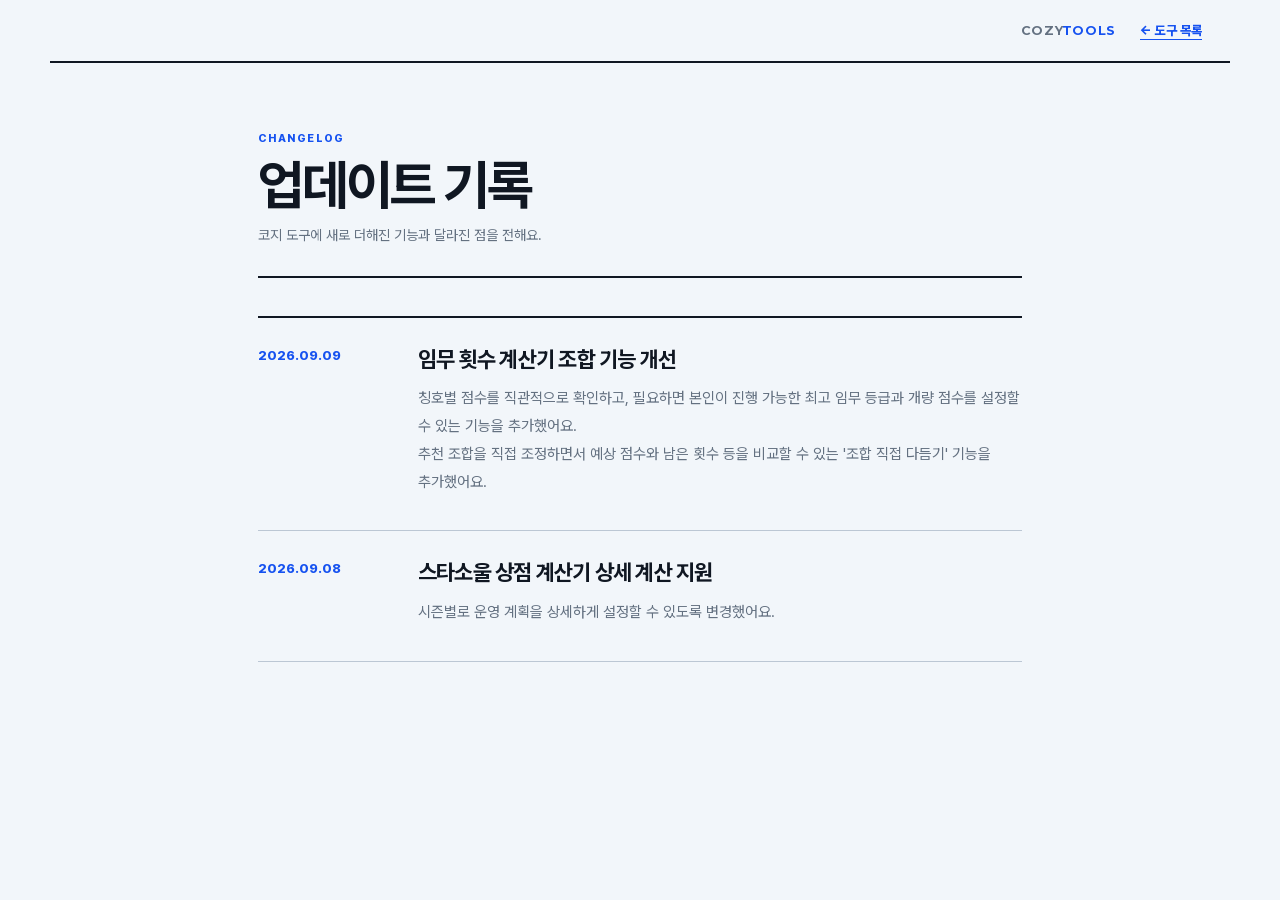
<file: updates.html>
<!doctype html>
<html lang="ko">
  <head>
    <meta charset="utf-8" />
    <meta name="viewport" content="width=device-width, initial-scale=1, viewport-fit=cover" />
    <title>업데이트 기록 · Cozytools</title>
    <meta name="description" content="Cozytools의 새로운 기능과 개선 내용을 확인하세요." />

    <meta property="og:type" content="website" />
    <meta property="og:site_name" content="Cozytools" />
    <meta property="og:title" content="업데이트 기록 · Cozytools" />
    <meta property="og:description" content="Cozytools의 새로운 기능과 개선 내용을 확인하세요." />
    <meta property="og:url" content="https://cozytools.pages.dev/updates.html" />

    <link rel="icon" href="favicon.svg" type="image/svg+xml" />
    <link rel="alternate icon" href="favicon.ico" />
    <link rel="apple-touch-icon" href="apple-touch-icon.png" />
    <link rel="stylesheet" href="style.css" />
  </head>
  <body class="content-page">
    <header class="home-header">
      <p class="home-wordmark"><a href="index.html" aria-label="Cozytools 홈">COZY<span>TOOLS</span></a></p>
      <a class="content-back" href="index.html#toolsTitle">← 도구 목록</a>
    </header>

    <main class="content-main">
      <header class="content-intro">
        <span class="content-eyebrow">CHANGELOG</span>
        <h1>업데이트 기록</h1>
        <p>코지 도구에 새로 더해진 기능과 달라진 점을 전해요.</p>
      </header>

      <ol class="update-list" aria-label="최신순 업데이트 목록">
        <li class="update-item">
          <time datetime="2026-09-09">2026.09.09</time>
          <article>
            <h2>임무 횟수 계산기 조합 기능 개선</h2>
            <p>칭호별 점수를 직관적으로 확인하고, 필요하면 본인이 진행 가능한 최고 임무 등급과 개량 점수를 설정할 수 있는 기능을 추가했어요.</p>
            <p>추천 조합을 직접 조정하면서 예상 점수와 남은 횟수 등을 비교할 수 있는 '조합 직접 다듬기' 기능을 추가했어요.</p>
          </article>
        </li>
        <li class="update-item">
          <time datetime="2026-09-08">2026.09.08</time>
          <article>
            <h2>스타소울 상점 계산기 상세 계산 지원</h2>
            <p>시즌별로 운영 계획을 상세하게 설정할 수 있도록 변경했어요.</p>
          </article>
        </li>
      </ol>
    </main>
  </body>
</html>
</file>
<file: style.css>
/* ==========================================================================
   Cozytools — 공용 스타일시트
   밝은 화이트 배경 + 차분한 그린 포인트 (구 스타일: 차가운 남색/그레이 톤에서 전환)
   ========================================================================== */

:root {
  /* 색 토큰 */
  --bg: #ffffff;
  --card: #ffffff;

  --ink: #23392c; /* 제목 · 강조 텍스트 */
  --text: #3c4a42; /* 본문 텍스트 */
  --muted: #8a978f; /* 보조 텍스트 */
  --muted-light: #c6d0c9; /* 옅은 보조 텍스트 (뱃지, 캡션) */

  --accent: #8dc63f; /* 포인트: 버튼 · 링크 · 포커스 (연두색) */
  --accent-dark: #6ba32e; /* 호버/강조 */
  --accent-tint: #f0f8e2; /* 선택됨 · 결과 박스 배경 */
  --accent-tint-strong: #dcefc0;

  --border: #e7ece8; /* 기본 보더 */
  --border-strong: #d7e0da;
  --surface-soft: #f6f9f7; /* 은은한 보조 배경 (버튼 idle 등) */

  --amber-bg: #fff3d9;
  --amber-border: #f0cb86;
  --amber-text: #8a6a2e;

  --green-bg: #e6f9e1;
  --green-text: #2f8b3a;

  --red-bg: #fdeae8;
  --red-text: #b23a2e;

  --sunday: #d98c86;
  --saturday: #86a6c9;

  --gold: #d9a441; /* SSR */
  --lavender: #8b7cb0; /* SR */
  --taupe: #a8978f; /* R */

  --radius-lg: 16px;
  --radius-md: 12px;
  --radius-sm: 9px;
  --radius-pill: 20px;

  --shadow-card: 0 2px 10px rgba(34, 57, 44, 0.08), 0 1px 2px rgba(34, 57, 44, 0.04);

  --font-heading: "Pretendard Variable", "Malgun Gothic", "Apple SD Gothic Neo", sans-serif;
  --font-body: "Pretendard Variable", "Malgun Gothic", "Apple SD Gothic Neo", sans-serif;
  --font-logo: "Paperlogy", "Pretendard Variable", "Malgun Gothic", sans-serif;
}

@font-face {
  font-family: "Pretendard Variable";
  font-weight: 45 920;
  font-style: normal;
  font-display: swap;
  src: url("fonts/PretendardVariable.woff2") format("woff2-variations");
}
@font-face {
  font-family: "Paperlogy";
  src: url("fonts/Paperlogy-1.000/Paperlogy-8ExtraBold.ttf") format("truetype");
  font-weight: 800;
  font-style: normal;
  font-display: swap;
}
@font-face {
  font-family: "Paperlogy";
  src: url("fonts/Paperlogy-1.000/Paperlogy-9Black.ttf") format("truetype");
  font-weight: 900;
  font-style: normal;
  font-display: swap;
}

/* ---------- 기본 ---------- */
* {
  box-sizing: border-box;
}
body {
  font-family: var(--font-body);
  margin: 0;
  padding: 16px 10px 40px;
  background: var(--bg);
  color: var(--text);
}
.container {
  max-width: 640px;
  margin: auto;
}
.container.wide {
  max-width: 760px;
}

/* ---------- 상단 헤더 / 내비 ---------- */
.header-area {
  display: flex;
  justify-content: space-between;
  align-items: center;
  gap: 10px;
  flex-wrap: wrap;
  margin-bottom: 16px;
}
.title {
  font-family: var(--font-heading);
  color: var(--ink);
  margin: 0;
  font-size: 22px;
}
.nav-btn {
  background: var(--accent);
  color: #fff;
  text-decoration: none;
  padding: 10px 14px;
  border-radius: var(--radius-sm);
  font-weight: bold;
  font-size: 14px;
  border: none;
  cursor: pointer;
}
.nav-btn:hover {
  background: var(--accent-dark);
}

/* ---------- 히어로 패널 (index.html 최상단 포인트 블록) ---------- */
.hero-panel {
  background: linear-gradient(135deg, var(--accent), #5c9a28);
  border-radius: 22px;
  padding: 24px 18px 18px;
  margin-bottom: 20px;
}
.hero {
  text-align: left;
  margin-bottom: 18px;
}
.hero h1 {
  font-family: var(--font-heading);
  font-weight: 700;
  color: #fff;
  margin: 0;
  font-size: 30px;
  letter-spacing: 0.5px;
}

.ongoing-link {
  display: block;
  text-decoration: none;
  color: inherit;
  cursor: pointer;
}
.ongoing-link:active {
  filter: brightness(0.98);
}

/* 진행중인 이벤트 — 히어로 패널 안의 큰 래퍼 박스 */
.ongoing-card {
  background: rgba(255, 255, 255, 0.14);
  border: 1px solid rgba(255, 255, 255, 0.2);
  border-radius: var(--radius-lg);
  padding: 14px;
}
.hero-panel .panel-head .desc {
  color: rgba(255, 255, 255, 0.85);
  font-weight: bold;
}
.hero-panel .panel-head .arrow {
  color: rgba(255, 255, 255, 0.7);
}

/* ---------- 패널 / 카드 공통 ---------- */
.panel {
  background: var(--card);
  border-radius: var(--radius-lg);
  padding: 16px;
  box-shadow: var(--shadow-card);
  margin-bottom: 16px;
}
.panel h3 {
  font-family: var(--font-heading);
  margin: 0 0 6px;
  font-size: 16.5px;
  color: var(--ink);
}
.desc {
  font-size: 12.5px;
  color: var(--muted);
  margin: 0 0 14px;
  line-height: 1.6;
}
.panel-link {
  display: block;
  text-decoration: none;
  color: inherit;
  cursor: pointer;
}
.panel-link:active {
  filter: brightness(0.98);
}
.panel-head {
  display: flex;
  align-items: center;
  justify-content: space-between;
  margin-bottom: 8px;
}
.panel-head .desc {
  margin: 0;
}
.panel-head .arrow {
  font-size: 16px;
}
.arrow {
  color: var(--muted-light);
  font-size: 17px;
}

/* ---------- info / error / success 박스 ---------- */
.info-box {
  background: var(--amber-bg);
  border: 1px solid var(--amber-border);
  border-radius: var(--radius-md);
  padding: 10px 13px;
  font-size: 12.5px;
  color: var(--amber-text);
  line-height: 1.6;
  margin-bottom: 14px;
}
.info-box a {
  color: var(--amber-text);
  font-weight: bold;
}
.error-msg,
.deadline-expired {
  color: var(--red-text);
  font-weight: bold;
  font-size: 13px;
  background: var(--red-bg);
  padding: 11px 13px;
  border-radius: var(--radius-md);
  margin-top: 10px;
  margin-bottom: 0;
}
.deadline-expired {
  margin-bottom: 14px;
}
.empty-msg {
  text-align: center;
  color: var(--muted);
  font-size: 13px;
  padding: 14px 0;
  grid-column: 1 / -1;
}
.msg {
  font-size: 13px;
  font-weight: bold;
  padding: 10px 13px;
  border-radius: var(--radius-md);
  margin-top: 10px;
}
.msg.ok {
  background: var(--green-bg);
  color: var(--green-text);
}
.msg.err {
  background: var(--red-bg);
  color: var(--red-text);
}

/* ---------- 진행중인 이벤트 (index.html 요약 카드) ---------- */
.ongoing-list {
  display: grid;
  grid-template-columns: repeat(2, 1fr);
  gap: 8px;
}
@media (min-width: 480px) {
  .ongoing-list {
    grid-template-columns: repeat(3, 1fr);
  }
}
.ongoing-btn {
  padding: 8px 10px;
  border: 1.5px solid var(--border);
  border-radius: var(--radius-md);
  background: var(--surface-soft);
  min-width: 0;
}
.ongoing-top {
  display: flex;
  align-items: center;
  gap: 5px;
  margin-bottom: 2px;
}
.ongoing-dot {
  flex: none;
  width: 7px;
  height: 7px;
  border-radius: 50%;
}
.ongoing-cat {
  font-size: 10px;
  font-weight: bold;
  color: var(--muted);
  overflow: hidden;
  text-overflow: ellipsis;
  white-space: nowrap;
}
.ongoing-name {
  font-size: 12.5px;
  font-weight: bold;
  color: var(--ink);
  overflow: hidden;
  text-overflow: ellipsis;
  white-space: nowrap;
  margin-bottom: 2px;
}
.ongoing-period {
  font-size: 10.5px;
  color: var(--muted);
  font-weight: bold;
  overflow: hidden;
  text-overflow: ellipsis;
  white-space: nowrap;
}
.ongoing-warn {
  color: var(--red-text);
}

/* 진행중인 이벤트 낱개 타일 — ongoing-card(반투명 래퍼) 안에서도 반투명 유지 */
.hero-panel .ongoing-btn {
  background: rgba(255, 255, 255, 0.55);
  border-color: rgba(255, 255, 255, 0.4);
  backdrop-filter: blur(2px);
}
.hero-panel .ongoing-cat {
  color: var(--ink);
  opacity: 0.75;
}
.hero-panel .empty-msg {
  color: rgba(255, 255, 255, 0.85);
}

/* ---------- 도구 목록 카드 (index.html) ---------- */
.card-list {
  display: flex;
  flex-direction: column;
  gap: 12px;
}
.card {
  display: flex;
  align-items: center;
  gap: 14px;
  background: var(--card);
  border-radius: var(--radius-lg);
  padding: 16px;
  box-shadow: var(--shadow-card);
  text-decoration: none;
  color: inherit;
}
.card:active {
  filter: brightness(0.98);
}
.card .icon {
  flex: none;
  width: 46px;
  height: 46px;
  border-radius: var(--radius-md);
  background: var(--accent-tint);
  display: flex;
  align-items: center;
  justify-content: center;
  font-size: 22px;
}
.card .body {
  flex: 1;
  min-width: 0;
}
.card .cname {
  font-family: var(--font-heading);
  font-size: 16px;
  font-weight: bold;
  color: var(--ink);
}
.card .cdesc {
  font-size: 12.5px;
  color: var(--muted);
  margin-top: 3px;
  line-height: 1.6;
}
.card .arrow {
  flex: none;
  font-size: 18px;
}
.card.soon {
  opacity: 0.6;
}
.badge-soon {
  display: inline-block;
  font-size: 10px;
  font-weight: bold;
  color: #fff;
  background: var(--muted-light);
  padding: 2px 7px;
  border-radius: var(--radius-pill);
  margin-left: 6px;
  vertical-align: middle;
}

/* ---------- 폼: 입력 필드 ---------- */
.field {
  margin-bottom: 12px;
}
.field label {
  display: block;
  font-size: 13px;
  font-weight: bold;
  color: var(--text);
  margin-bottom: 5px;
}
.field input,
.field select,
.field textarea {
  width: 100%;
  padding: 10px 12px;
  border: 1px solid var(--border-strong);
  border-radius: var(--radius-sm);
  font-size: 15px;
  outline: none;
  font-family: inherit;
  background: #fff;
  color: var(--text);
}
.field input:focus,
.field select:focus,
.field textarea:focus {
  border-color: var(--accent);
}
.field textarea {
  resize: vertical;
  min-height: 60px;
}
.field-row {
  display: flex;
  gap: 10px;
}
.field-row .field {
  flex: 1;
}
.field-note {
  font-size: 11.5px;
  color: var(--muted);
  margin-top: 4px;
}
.checkbox-field {
  display: flex;
  align-items: flex-start;
  gap: 9px;
  cursor: pointer;
  font-size: 13.5px;
  color: var(--text);
  line-height: 1.5;
}
.checkbox-field input {
  flex: none;
  width: 18px;
  height: 18px;
  margin-top: 1px;
  accent-color: var(--accent);
}
.checkbox-field b {
  color: var(--accent);
}

/* ---------- 버튼 / 토글 ---------- */
.btn {
  background: var(--accent);
  color: #fff;
  border: none;
  padding: 11px 18px;
  border-radius: var(--radius-sm);
  font-weight: bold;
  cursor: pointer;
  font-size: 14px;
  width: 100%;
}
.btn:hover {
  background: var(--accent-dark);
}
.btn:disabled {
  opacity: 0.5;
  cursor: default;
}
.btn-danger {
  background: var(--sunday);
}
.btn-ghost {
  background: none;
  border: 1px solid var(--border-strong);
  color: var(--muted);
  font-weight: bold;
  font-size: 12.5px;
  padding: 6px 12px;
  border-radius: 8px;
  cursor: pointer;
}

.toggle-row,
.type-toggle {
  display: flex;
  gap: 8px;
  margin-bottom: 14px;
}
.toggle-row button,
.type-toggle button {
  flex: 1;
  padding: 10px;
  border-radius: var(--radius-sm);
  border: 2px solid var(--border);
  background: var(--surface-soft);
  color: var(--text);
  font-weight: bold;
  font-size: 13.5px;
  cursor: pointer;
}
.toggle-row button.on,
.type-toggle button.on {
  border-color: var(--accent);
  background: var(--accent-tint);
  color: var(--accent-dark);
}

.presets,
.bulk-row {
  display: flex;
  gap: 7px;
  flex-wrap: wrap;
  margin-bottom: 14px;
}
.preset-btn {
  border: 1px solid var(--border-strong);
  background: var(--surface-soft);
  padding: 7px 12px;
  border-radius: var(--radius-pill);
  cursor: pointer;
  font-size: 12.5px;
  font-weight: bold;
  color: var(--text);
}
.preset-btn:hover {
  background: var(--accent-tint);
}
.bulk-row button {
  flex: 1;
  padding: 8px;
  border-radius: 8px;
  border: 1px solid var(--border-strong);
  background: var(--surface-soft);
  color: var(--text);
  font-weight: bold;
  font-size: 12.5px;
  cursor: pointer;
}

/* ---------- 선택 리스트 (grade-item / item-row) ---------- */
.grade-list,
.item-list {
  display: flex;
  flex-direction: column;
  gap: 8px;
  margin-bottom: 12px;
}
.grade-item,
.item-row {
  display: flex;
  align-items: center;
  gap: 10px;
  padding: 9px 11px;
  border: 2px solid var(--border);
  border-radius: var(--radius-md);
  cursor: pointer;
  user-select: none;
}
.grade-item.on,
.item-row.on {
  border-color: var(--accent);
  background: var(--accent-tint);
}
.grade-item input,
.item-row input {
  width: 17px;
  height: 17px;
  accent-color: var(--accent);
  flex: none;
}
.grade-item .gname,
.item-row .iname {
  font-weight: bold;
  font-size: 14px;
  flex: 1;
  color: var(--ink);
}
.grade-item .gprob {
  font-size: 12px;
  color: var(--muted);
}
.item-row .iprice {
  flex: none;
  font-size: 13px;
  font-weight: bold;
  color: var(--text);
}
.item-row .ibadge {
  flex: none;
  font-size: 11px;
  font-weight: bold;
  padding: 2px 7px;
  border-radius: 8px;
}
.item-row .ibadge.ok {
  background: var(--green-bg);
  color: var(--green-text);
}
.item-row .ibadge.no {
  background: var(--red-bg);
  color: var(--red-text);
}

/* ---------- 결과 박스 ---------- */
.result-box,
.deadline-derive {
  background: var(--accent-tint);
  border-radius: var(--radius-md);
  padding: 14px 16px;
  margin-top: 4px;
}
.result-row,
.deadline-derive .drow {
  display: flex;
  justify-content: space-between;
  font-size: 14px;
  padding: 5px 0;
  color: var(--text);
}
.result-row.sub {
  padding-left: 12px;
  font-size: 12.5px;
  color: var(--muted);
}
.result-row b,
.deadline-derive .drow.total {
  color: var(--ink);
}
.result-total,
.deadline-derive .drow.total {
  border-top: 1px solid var(--border-strong);
  margin-top: 6px;
  padding-top: 10px;
}
.result-title {
  font-family: var(--font-heading);
  font-size: 14px;
  font-weight: bold;
  color: var(--ink);
  margin-bottom: 6px;
}
.result-empty {
  color: var(--muted);
  font-size: 13px;
  text-align: center;
  padding: 10px 0;
}
.result-max-tag {
  display: inline-block;
  font-size: 10px;
  font-weight: bold;
  color: var(--accent-dark);
  background: var(--accent-tint-strong);
  padding: 2px 7px;
  border-radius: 8px;
  margin-left: 6px;
  vertical-align: middle;
}

.verdict-box {
  border-radius: var(--radius-md);
  padding: 13px 15px;
  font-size: 13.5px;
  line-height: 1.7;
  margin-top: 14px;
}
.verdict-box.ok {
  background: var(--green-bg);
  color: var(--green-text);
}
.verdict-box.no {
  background: var(--red-bg);
  color: var(--red-text);
}
.verdict-box .suggest {
  margin-top: 6px;
  font-size: 12.5px;
}

/* ---------- 아코디언 ---------- */
.accordion-head {
  display: flex;
  justify-content: space-between;
  align-items: center;
  width: 100%;
  background: none;
  border: none;
  padding: 0;
  cursor: pointer;
  text-align: left;
}
.accordion-head h3 {
  flex: 1;
}
.accordion-arrow {
  color: var(--muted);
  font-size: 13px;
  transition: transform 0.15s;
  flex: none;
  margin-left: 8px;
}
.accordion-arrow.open {
  transform: rotate(180deg);
}
.accordion-body {
  display: none;
  margin-top: 12px;
}
.accordion-body.open {
  display: block;
}

/* ---------- 표 (mini / timeline) ---------- */
table.mini,
table.timeline {
  width: 100%;
  border-collapse: collapse;
  margin-top: 4px;
  font-size: 13px;
}
table.mini th,
table.mini td,
table.timeline th,
table.timeline td {
  padding: 6px 4px;
  text-align: right;
  border-bottom: 1px solid var(--border);
}
table.mini th:first-child,
table.mini td:first-child,
table.timeline th:first-child,
table.timeline td:first-child {
  text-align: left;
}
table.mini th,
table.timeline th {
  color: var(--muted);
  font-weight: bold;
  font-size: 12px;
}

/* ---------- 시즌 목록 (shop.html) ---------- */
.season-row {
  border: 2px solid var(--border);
  border-radius: var(--radius-md);
  padding: 11px 12px;
  margin-bottom: 8px;
}
.season-row .stop {
  display: flex;
  justify-content: space-between;
  align-items: baseline;
  margin-bottom: 3px;
}
.season-row .sname {
  font-weight: bold;
  font-size: 14.5px;
  color: var(--ink);
}
.season-row .speriod,
.season-row .snote {
  font-size: 11.5px;
  color: var(--muted);
}
.season-row .snote {
  margin-bottom: 8px;
}
.season-row .sbottom {
  display: flex;
  justify-content: space-between;
  align-items: center;
  gap: 10px;
}
.season-row .scoin {
  font-size: 12.5px;
  color: var(--text);
}
.season-row .scoin b {
  color: var(--accent);
}
.mode-toggle {
  display: flex;
  gap: 6px;
  flex: none;
}
.mode-toggle button {
  padding: 6px 12px;
  border-radius: 8px;
  border: 2px solid var(--border);
  background: var(--surface-soft);
  color: var(--muted);
  font-weight: bold;
  font-size: 12.5px;
  cursor: pointer;
}
.mode-toggle button.on-x2 {
  border-color: var(--amber-border);
  background: var(--amber-bg);
  color: var(--amber-text);
}
.mode-toggle button.on-x1 {
  border-color: var(--muted);
  background: var(--surface-soft);
  color: var(--text);
}

/* ---------- 스타소울 보너스 카드 (starsoul.html) ---------- */
.bonus-card {
  background: linear-gradient(135deg, var(--accent), #5c9a28);
  color: #fff;
  border-radius: var(--radius-lg);
  padding: 16px;
  margin-bottom: 14px;
}
.bonus-card .bc-top {
  display: flex;
  justify-content: space-between;
  align-items: center;
  margin-bottom: 12px;
}
.bonus-card .bc-top h3 {
  font-family: var(--font-heading);
  margin: 0;
  font-size: 15px;
  color: #fff;
}
.bonus-card .bc-week {
  font-size: 12px;
  color: #cdeed8;
  font-weight: bold;
}
.soul-row {
  display: flex;
  gap: 10px;
  margin-bottom: 6px;
  flex-wrap: wrap;
  align-items: center;
}
.soul-credit {
  font-size: 11px;
  color: #bfe6cc;
  margin-bottom: 14px;
}
.soul-credit a {
  color: #d7f2e0;
}
.soul-thumb {
  flex: 1;
  min-width: 84px;
  text-align: center;
  background: rgba(255, 255, 255, 0.16);
  border-radius: var(--radius-md);
  padding: 8px 4px;
}
.soul-thumb img {
  width: 44px;
  height: 44px;
  border-radius: 8px;
  object-fit: cover;
  background: rgba(255, 255, 255, 0.2);
}
.soul-badge,
.badge-grade {
  display: inline-flex;
  align-items: center;
  justify-content: center;
  width: 44px;
  height: 44px;
  border-radius: 8px;
  font-size: 12px;
  font-weight: bold;
  color: #fff;
  flex: none;
}
.badge-grade {
  width: 40px;
  height: auto;
  padding: 8px 0;
  text-align: center;
  font-size: 11.5px;
}
.soul-badge.grade-SSR,
.badge-grade.SSR {
  background: var(--gold);
}
.soul-badge.grade-SR,
.badge-grade.SR {
  background: var(--lavender);
}
.soul-badge.grade-R,
.badge-grade.R {
  background: var(--taupe);
}
.soul-name {
  font-size: 11.5px;
  font-weight: bold;
  margin-top: 5px;
  overflow: hidden;
  text-overflow: ellipsis;
  white-space: nowrap;
}
.countdown-row {
  display: flex;
  justify-content: space-between;
  font-size: 13px;
  padding: 4px 0;
  color: #cdeed8;
}
.countdown-row b {
  color: #fff;
  font-variant-numeric: tabular-nums;
}
.bc-updated {
  font-size: 11px;
  color: #bfe6cc;
  margin-top: 10px;
}
.bc-updated button {
  background: none;
  border: none;
  color: #d7f2e0;
  text-decoration: underline;
  font-size: 11px;
  cursor: pointer;
  padding: 0;
}
.soul-row input.sr-name,
.soul-row input.sr-dorazy {
  min-width: 0;
  padding: 9px 10px;
  border: 1px solid var(--border-strong);
  border-radius: 8px;
  font-size: 13.5px;
  font-family: inherit;
}
.soul-row input.sr-name {
  flex: 1.3;
}
.soul-row input.sr-dorazy {
  flex: 1;
  font-size: 12.5px;
}

/* ---------- register.html — 게이트 / 이벤트 목록 ---------- */
.gate {
  text-align: center;
  padding: 30px 10px;
}
.gate input {
  max-width: 220px;
  margin: 14px auto;
  display: block;
  text-align: center;
  font-size: 18px;
  letter-spacing: 2px;
}
.event-row {
  display: flex;
  align-items: flex-start;
  gap: 10px;
  padding: 10px 0;
  border-bottom: 1px solid var(--border);
}
.event-row:last-child {
  border-bottom: none;
}
.event-row .body {
  flex: 1;
  min-width: 0;
}
.event-row .ename {
  font-size: 14px;
  font-weight: bold;
  color: var(--ink);
}
.event-row .emeta {
  font-size: 12px;
  color: var(--muted);
  margin-top: 2px;
}
.event-row .edesc {
  font-size: 12.5px;
  color: var(--text);
  margin-top: 2px;
}
.hidden {
  display: none !important;
}

/* ---------- calendar.html — 달력 ---------- */
.month-nav {
  display: flex;
  align-items: center;
  justify-content: space-between;
  margin-bottom: 10px;
  padding: 0 4px;
}
.month-nav button {
  background: var(--surface-soft);
  border: none;
  color: var(--accent);
  font-weight: bold;
  font-size: 16px;
  width: 34px;
  height: 34px;
  border-radius: var(--radius-sm);
  cursor: pointer;
}
.month-nav button:hover {
  background: var(--accent-tint);
}
.month-label {
  font-family: var(--font-heading);
  font-size: 17px;
  font-weight: bold;
  color: var(--ink);
}
.today-btn {
  background: none;
  border: 1px solid var(--border-strong);
  color: var(--text);
  font-size: 11.5px;
  font-weight: bold;
  padding: 5px 10px;
  border-radius: var(--radius-pill);
  cursor: pointer;
  margin-left: 8px;
}
.today-btn:hover {
  background: var(--surface-soft);
}

.weekday-row {
  display: grid;
  grid-template-columns: repeat(7, 1fr);
  margin-bottom: 2px;
}
.weekday-row span {
  text-align: center;
  font-size: 11px;
  font-weight: bold;
  color: var(--muted);
  padding: 2px 0 6px;
}
.weekday-row span:first-child {
  color: var(--sunday);
}
.weekday-row span:last-child {
  color: var(--saturday);
}

.week-strip {
  border-top: 1px solid var(--border);
  padding-top: 3px;
}
.week-strip:first-child {
  border-top: none;
}
.daynum-row {
  display: grid;
  grid-template-columns: repeat(7, 1fr);
}
.daynum-cell {
  display: flex;
  justify-content: center;
  padding: 2px 0;
}
.daynum-cell span {
  font-size: 11.5px;
  font-weight: bold;
  color: var(--text);
  width: 20px;
  height: 20px;
  line-height: 20px;
  text-align: center;
  border-radius: 50%;
}
.daynum-cell.out span {
  color: var(--muted-light);
  font-weight: normal;
}
.daynum-cell.sun span {
  color: var(--sunday);
}
.daynum-cell.sat span {
  color: var(--saturday);
}
.daynum-cell.today span {
  background: var(--accent);
  color: #fff !important;
}

.bars-area {
  display: grid;
  grid-template-columns: repeat(7, 1fr);
  grid-auto-rows: 17px;
  gap: 2px 2px;
  margin-top: 2px;
  margin-bottom: 4px;
}
.event-bar {
  color: #fff;
  font-size: 10px;
  font-weight: bold;
  padding: 2px 6px;
  line-height: 13px;
  white-space: nowrap;
  overflow: hidden;
  text-overflow: ellipsis;
  border-radius: 6px;
}
.event-bar.cont-left {
  border-top-left-radius: 0;
  border-bottom-left-radius: 0;
  margin-left: -2px;
  padding-left: 4px;
}
.event-bar.cont-right {
  border-top-right-radius: 0;
  border-bottom-right-radius: 0;
  margin-right: -2px;
}

.event-list {
  margin-top: 4px;
}
.event-item {
  display: flex;
  gap: 10px;
  padding: 10px 0;
  border-bottom: 1px solid var(--border);
}
.event-item:last-child {
  border-bottom: none;
}
.event-dot {
  flex: none;
  width: 9px;
  height: 9px;
  border-radius: 50%;
  margin-top: 5px;
}
.event-date {
  flex: none;
  width: 76px;
  font-size: 12px;
  color: var(--muted);
  font-weight: bold;
  line-height: 1.5;
}
.event-item .edesc {
  font-size: 12.5px;
  color: var(--text);
  margin-top: 2px;
  line-height: 1.5;
}

@media (max-width: 420px) {
  .bars-area {
    grid-auto-rows: 15px;
  }
  .event-bar {
    font-size: 9px;
    padding: 1px 4px;
    line-height: 12px;
  }
}

/* ---------- guild.html ---------- */
.panel.center-note {
  padding: 36px 16px;
  text-align: center;
}
.panel.center-note p {
  font-size: 15px;
  line-height: 1.9;
  margin: 0;
  color: var(--text);
}
.panel.center-note a {
  color: var(--accent);
  font-weight: bold;
}

/* ---------- 푸터 ---------- */
.footer-note {
  text-align: center;
  font-size: 12px;
  color: var(--muted-light);
  margin-top: 30px;
  line-height: 1.8;
}
.footer-note a {
  color: var(--muted);
}

/* ==========================================================================
   index.html — editorial playbook
   ========================================================================== */
.home-page,
.content-page {
  --home-paper: #f2f6fa;
  --home-ink: #101722;
  --home-muted: #647181;
  --home-line: #bcc7d4;
  --home-blue: #1652f0;
  --home-hot: #f04a35;
  --home-highlight: #edff4f;
  margin: 0;
  padding: 0;
  min-width: 320px;
  background: var(--home-paper);
  color: var(--home-ink);
  font-family: var(--font-heading);
}
.home-page a,
.content-page a {
  color: inherit;
}
.home-page a:focus-visible,
.content-page a:focus-visible {
  outline: 3px solid var(--home-blue);
  outline-offset: 4px;
}
.home-header {
  display: grid;
  grid-template-columns: 1fr auto;
  align-items: center;
  gap: 24px;
  max-width: 1180px;
  margin: 0 auto;
  padding: 22px 28px;
  border-bottom: 2px solid var(--home-ink);
}
.home-wordmark {
  justify-self: start;
  margin: 0;
  color: var(--home-ink);
  font-family: var(--font-logo);
  font-size: 25px;
  font-weight: 800;
  letter-spacing: -0.04em;
}
.home-wordmark a {
  text-decoration: none;
}
.home-wordmark span {
  color: var(--home-blue);
}
.home-header p {
  justify-self: end;
  margin: 0;
  color: var(--home-muted);
  font-size: 12px;
  font-weight: 700;
  line-height: 1.45;
  letter-spacing: 0.06em;
  text-align: center;
}
.home-main {
  max-width: 1180px;
  margin: 0 auto;
  padding: 0 28px 72px;
}
.home-today {
  display: block;
  border-bottom: 2px solid var(--home-ink);
}
.home-date {
  display: flex;
  align-items: flex-end;
  gap: 18px;
  padding: 36px 0 32px;
  font-family: var(--font-logo);
  font-weight: 900;
}
.home-date > strong {
  color: var(--home-ink);
  font-family: var(--font-logo);
  font-size: clamp(68px, 9vw, 110px);
  font-weight: 900;
  line-height: 0.72;
  letter-spacing: 0.02em;
}
.home-date.is-saturday > strong {
  color: var(--home-blue);
}
.home-date.is-sunday > strong {
  color: var(--home-hot);
}
.home-date span {
  display: flex;
  flex-direction: column;
  padding-bottom: 2px;
  font-size: 14px;
  line-height: 1.2;
}
.home-today-copy {
  display: flex;
  flex-direction: column;
  justify-content: center;
  align-items: flex-start;
  padding: 42px 0 40px clamp(34px, 6vw, 88px);
}
.home-label {
  padding: 7px 10px;
  background: var(--home-highlight);
  color: var(--home-ink);
  font-size: 12px;
  font-weight: 800;
  letter-spacing: 0.1em;
}
.home-today h1 {
  margin: 20px 0 0;
  color: var(--home-ink);
  font-size: clamp(38px, 5vw, 64px);
  font-weight: 700;
  line-height: 1.14;
  letter-spacing: -0.055em;
}
.home-section-head {
  display: flex;
  align-items: center;
  justify-content: space-between;
  gap: 24px;
  min-height: 60px;
}
.home-section-head h2 {
  margin: 0;
  color: var(--home-ink);
  font-size: 15px;
}
.home-section-head a {
  display: inline-flex;
  align-items: center;
  gap: 8px;
  min-height: 44px;
  color: var(--home-blue);
  font-size: 14px;
  font-weight: 800;
  text-underline-offset: 4px;
}
.home-events {
  border-bottom: 2px solid var(--home-ink);
}
.home-event {
  display: grid;
  grid-template-columns: 42px minmax(0, 1fr) auto;
  align-items: center;
  gap: 20px;
  min-height: 76px;
  border-top: 1px solid var(--home-line);
  text-decoration: none;
}
.home-event:hover,
.home-event:focus-visible {
  color: var(--home-blue);
}
.home-event-number {
  color: var(--home-muted);
  font-size: 13px;
  font-weight: 700;
}
.home-event-copy {
  display: grid;
  grid-template-columns: 110px minmax(0, 1fr) 120px;
  align-items: baseline;
  gap: 18px;
  min-width: 0;
}
.home-event-copy small,
.home-event-copy em {
  color: var(--home-muted);
  font-size: 13px;
  font-style: normal;
  font-weight: 500;
}
.home-event-copy strong {
  overflow: hidden;
  color: var(--home-ink);
  font-size: 16px;
  text-overflow: ellipsis;
  white-space: nowrap;
}
.home-event-deadline {
  min-width: 122px;
  color: var(--home-ink);
  font-family: var(--font-body);
  font-size: 20px;
  font-weight: 700;
  letter-spacing: 0.01em;
  text-align: right;
}
.home-event.is-urgent .home-event-deadline {
  color: var(--home-hot);
}
.home-event-state {
  padding: 24px 0;
  border-top: 1px solid var(--home-line);
  color: var(--home-muted);
  font-size: 15px;
}
.home-event-state.is-error {
  color: var(--home-hot);
}
.home-tools {
  padding-top: 52px;
}
.home-tools-heading {
  display: flex;
  align-items: flex-end;
  justify-content: space-between;
  gap: 24px;
  margin-bottom: 18px;
}
.home-tools-heading > span {
  color: var(--home-blue);
  font-size: 12px;
  font-weight: 800;
  letter-spacing: 0.12em;
}
.home-tools-heading h2 {
  margin: 0;
  color: var(--home-ink);
  font-size: 25px;
  letter-spacing: -0.035em;
}
.home-tool {
  display: grid;
  grid-template-columns: 44px 34px minmax(0, 1fr) auto;
  align-items: center;
  gap: 18px;
  min-height: 92px;
  border-top: 2px solid var(--home-ink);
  color: var(--home-ink);
  text-decoration: none;
}
.home-tool:last-child {
  border-bottom: 2px solid var(--home-ink);
}
.home-tool:hover,
.home-tool:focus-visible {
  padding-left: 10px;
  padding-right: 10px;
  background: var(--home-highlight);
}
.home-tool-number {
  color: var(--home-blue);
  font-size: 14px;
  font-weight: 800;
}
.home-tool-icon {
  display: grid;
  place-items: center;
  color: var(--home-ink);
}
.home-tool-icon svg {
  width: 25px;
  height: 25px;
  fill: none;
  stroke: currentColor;
  stroke-linecap: round;
  stroke-linejoin: round;
  stroke-width: 1.7;
}
.home-tool-copy {
  display: flex;
  flex-direction: column;
  gap: 5px;
}
.home-tool-copy strong {
  font-size: 20px;
  letter-spacing: -0.025em;
}
.home-tool-copy small {
  color: var(--home-muted);
  font-size: 14px;
}
.home-tool-arrow {
  font-size: 20px;
}
.home-info {
  margin-top: 54px;
  border-top: 1px solid var(--home-line);
}
.home-info-heading {
  display: flex;
  align-items: center;
  justify-content: space-between;
  gap: 24px;
  min-height: 56px;
}
.home-info-heading > span {
  color: var(--home-muted);
  font-size: 10px;
  font-weight: 800;
  letter-spacing: 0.12em;
}
.home-info-heading h2 {
  margin: 0;
  color: var(--home-ink);
  font-size: 16px;
  letter-spacing: -0.02em;
}
.home-info-list {
  border-bottom: 1px solid var(--home-ink);
}
.home-info-link {
  display: grid;
  grid-template-columns: 38px minmax(0, 1fr) auto 18px;
  align-items: center;
  gap: 12px;
  min-height: 58px;
  border-top: 1px solid var(--home-line);
  color: var(--home-ink);
  text-decoration: none;
}
.home-info-link:hover,
.home-info-link:focus-visible {
  color: var(--home-blue);
}
.home-info-number,
.home-info-date {
  color: var(--home-muted);
  font-size: 12px;
  font-weight: 700;
  font-variant-numeric: tabular-nums;
}
.home-info-link strong {
  min-width: 0;
  font-size: 15px;
}
.home-info-arrow {
  font-size: 17px;
  text-align: right;
}
.home-related {
  padding: 28px max(28px, calc((100vw - 1124px) / 2));
  border-top: 1px solid var(--home-line);
  background: #e7edf4;
}
.home-related-inner {
  max-width: 1124px;
  margin: 0 auto;
}
.home-related h2 {
  margin: 0 0 12px;
  color: var(--home-ink);
  font-size: 14px;
}
.home-related-list {
  display: grid;
  grid-template-columns: repeat(2, minmax(0, 1fr));
  gap: 12px;
}
.home-related-link {
  display: grid;
  grid-template-columns: 30px minmax(0, 1fr);
  align-items: center;
  gap: 10px;
  min-width: 0;
  min-height: 54px;
  padding: 10px 12px;
  border: 1px solid var(--home-line);
  background: rgba(255, 255, 255, 0.56);
  color: var(--home-ink);
  font-size: 13px;
  font-weight: 700;
  line-height: 1.35;
  text-decoration: none;
}
.home-related-link > span:last-child {
  min-width: 0;
  overflow-wrap: anywhere;
}
.home-related-link:hover,
.home-related-link:focus-visible {
  border-color: var(--home-blue);
  color: var(--home-blue);
}
.home-related-icon {
  display: grid;
  place-items: center;
  width: 30px;
  height: 30px;
  border: 1px solid var(--home-line);
  border-radius: 7px;
  background: #fff;
  color: var(--home-blue);
}
.home-related-icon.is-naver {
  border-color: #03c75a;
  color: #03c75a;
  font-family: Arial, sans-serif;
  font-size: 17px;
  font-weight: 900;
}
.home-related-icon svg {
  width: 19px;
  height: 19px;
  fill: none;
  stroke: currentColor;
  stroke-linecap: round;
  stroke-linejoin: round;
  stroke-width: 1.6;
}
.home-related-icon img {
  display: block;
  width: 24px;
  height: 24px;
  object-fit: contain;
}
.home-footer {
  display: flex;
  align-items: center;
  justify-content: space-between;
  gap: 24px;
  padding: 24px max(28px, calc((100vw - 1124px) / 2));
  background: var(--home-blue);
  color: #fff;
}
.home-footer > div {
  display: flex;
  align-items: center;
  gap: 18px;
}
.home-footer strong {
  font-size: 17px;
}
.home-footer span,
.home-footer a {
  font-size: 13px;
}
.home-footer a {
  color: #fff;
  font-weight: 700;
  text-underline-offset: 4px;
}

/* ==========================================================================
   guide.html / updates.html — editorial content shell
   ========================================================================== */
.content-page {
  min-height: 100vh;
}
.content-back {
  justify-self: end;
  color: var(--home-blue) !important;
  font-size: 13px;
  font-weight: 800;
  text-underline-offset: 4px;
}
.content-main {
  width: min(820px, 100%);
  margin: 0 auto;
  padding: 64px 28px 84px;
}
.content-intro {
  padding-bottom: 28px;
  border-bottom: 2px solid var(--home-ink);
}
.content-eyebrow {
  color: var(--home-blue);
  font-size: 11px;
  font-weight: 800;
  letter-spacing: 0.13em;
}
.content-intro h1 {
  margin: 10px 0 8px;
  color: var(--home-ink);
  font-size: clamp(36px, 7vw, 54px);
  line-height: 1.1;
  letter-spacing: -0.055em;
}
.content-intro p {
  margin: 0;
  color: var(--home-muted);
  font-size: 14px;
  line-height: 1.7;
}
.guide-empty {
  display: flex;
  min-height: 380px;
  flex-direction: column;
  align-items: center;
  justify-content: center;
  padding: 56px 24px;
  border-bottom: 1px solid var(--home-line);
  text-align: center;
}
.guide-empty-icon {
  display: grid;
  place-items: center;
  width: 64px;
  height: 64px;
  margin-bottom: 22px;
  border: 1px solid var(--home-line);
  border-radius: 50%;
  background: #fff;
  color: var(--home-blue);
}
.guide-empty-icon svg {
  width: 29px;
  height: 29px;
  fill: none;
  stroke: currentColor;
  stroke-linecap: round;
  stroke-linejoin: round;
  stroke-width: 1.6;
}
.guide-empty-kicker {
  margin: 0 0 8px;
  color: var(--home-blue);
  font-size: 10px;
  font-weight: 800;
  letter-spacing: 0.13em;
}
.guide-empty h2 {
  margin: 0;
  color: var(--home-ink);
  font-size: 24px;
  letter-spacing: -0.035em;
}
.guide-empty > p:not(.guide-empty-kicker) {
  max-width: 430px;
  margin: 12px 0 24px;
  color: var(--home-muted);
  font-size: 14px;
  line-height: 1.7;
}
.content-primary-link {
  display: inline-flex;
  align-items: center;
  min-height: 46px;
  padding: 0 17px;
  background: var(--home-blue);
  color: #fff !important;
  font-size: 13px;
  font-weight: 800;
  text-decoration: none;
}
.content-primary-link:hover {
  background: #0d41c9;
}
.update-list {
  margin: 38px 0 0;
  padding: 0;
  border-top: 2px solid var(--home-ink);
  list-style: none;
}
.update-item {
  display: grid;
  grid-template-columns: 132px minmax(0, 1fr);
  gap: 28px;
  padding: 30px 0 34px;
  border-bottom: 1px solid var(--home-line);
}
.update-item time {
  color: var(--home-blue);
  font-family: var(--font-body);
  font-size: 13px;
  font-weight: 800;
  font-variant-numeric: tabular-nums;
}
.update-item article {
  min-width: 0;
}
.update-item h2 {
  margin: -3px 0 11px;
  color: var(--home-ink);
  font-size: 22px;
  line-height: 1.35;
  letter-spacing: -0.035em;
}
.update-item p {
  margin: 0;
  color: var(--home-muted);
  font-family: var(--font-body);
  font-size: 15px;
  line-height: 1.85;
  word-break: keep-all;
}

@media (max-width: 760px) {
  .home-header {
    grid-template-columns: 1fr auto;
    padding: 16px 18px;
  }
  .home-header p {
    display: none;
  }
  .home-wordmark {
    font-size: 22px;
  }
  .home-main {
    padding: 0 18px 52px;
  }
  .home-today {
    grid-template-columns: 1fr;
  }
  .home-date {
    padding: 28px 0 24px;
    border-right: 0;
    border-bottom: 1px solid var(--home-line);
  }
  .home-date > strong {
    font-size: clamp(64px, 20vw, 84px);
  }
  .home-today-copy {
    padding: 24px 0 28px;
  }
  .home-today h1 {
    margin-top: 16px;
    font-size: clamp(31px, 9vw, 42px);
  }
  .home-event {
    grid-template-columns: 28px minmax(0, 1fr) auto;
    gap: 10px;
    min-height: 68px;
  }
  .home-event-copy {
    display: flex;
    flex-direction: column;
    align-items: flex-start;
    gap: 2px;
  }
  .home-event-copy em {
    display: none;
  }
  .home-event-copy small {
    font-size: 12px;
  }
  .home-event-copy strong {
    width: 100%;
    font-size: 15px;
  }
  .home-event-deadline {
    min-width: auto;
    font-size: 16px;
  }
  .home-tools {
    padding-top: 38px;
  }
  .home-tools-heading {
    display: block;
  }
  .home-tools-heading h2 {
    margin-top: 6px;
    font-size: 23px;
  }
  .home-tool {
    grid-template-columns: 28px 28px minmax(0, 1fr) auto;
    gap: 10px;
    min-height: 78px;
  }
  .home-tool-copy strong {
    font-size: 17px;
  }
  .home-tool-copy small {
    font-size: 12px;
  }
  .home-info {
    margin-top: 40px;
  }
  .home-related {
    padding: 24px 18px;
  }
  .home-related-list {
    gap: 8px;
  }
  .home-related-link {
    grid-template-columns: 28px minmax(0, 1fr);
    gap: 8px;
    padding: 9px 10px;
    font-size: 12px;
  }
  .home-related-icon {
    width: 28px;
    height: 28px;
  }
  .home-footer,
  .home-footer > div {
    align-items: flex-start;
    flex-direction: column;
  }
  .home-footer {
    padding: 22px 18px;
  }
  .content-main {
    padding: 44px 18px 64px;
  }
  .content-intro {
    padding-bottom: 22px;
  }
  .guide-empty {
    min-height: 340px;
    padding-right: 0;
    padding-left: 0;
  }
  .update-list {
    margin-top: 30px;
  }
  .update-item {
    grid-template-columns: 1fr;
    gap: 10px;
    padding: 25px 0 29px;
  }
  .update-item h2 {
    margin-top: 0;
    font-size: 20px;
  }
}

@media (max-width: 390px) {
  .home-section-head {
    min-height: 54px;
  }
  .home-section-head h2 {
    font-size: 14px;
  }
  .home-section-head a {
    font-size: 13px;
  }
  .home-date {
    padding-top: 22px;
    padding-bottom: 18px;
  }
  .home-today-copy {
    padding-top: 20px;
    padding-bottom: 22px;
  }
  .home-tools {
    padding-top: 30px;
  }
  .home-tool-copy small {
    display: none;
  }
  .home-info-link {
    grid-template-columns: 28px minmax(0, 1fr) auto 16px;
    gap: 9px;
  }
  .home-info-date {
    font-size: 11px;
  }
  .home-related-link {
    min-height: 58px;
    padding-right: 8px;
    padding-left: 8px;
  }
  .content-intro h1 {
    font-size: 34px;
  }
  .guide-empty h2 {
    font-size: 21px;
  }
}
</file>
<file: editorial.css>
@font-face {
  font-family: "Pretendard Variable";
  src: url("fonts/PretendardVariable.woff2") format("woff2-variations");
  font-style: normal;
  font-weight: 45 920;
  font-display: swap;
}

@font-face {
  font-family: "Paperlogy";
  src: url("fonts/Paperlogy-1.000/Paperlogy-8ExtraBold.ttf") format("truetype");
  font-style: normal;
  font-weight: 800;
  font-display: swap;
}

:root {
  --ed-paper: #f2f6fa;
  --ed-surface: #ffffff;
  --ed-ink: #101722;
  --ed-text: #344253;
  --ed-muted: #667487;
  --ed-line: #bdc8d5;
  --ed-line-strong: #101722;
  --ed-blue: #1652f0;
  --ed-blue-soft: #e7edff;
  --ed-hot: #f04a35;
  --ed-hot-soft: #fff0ec;
  --ed-highlight: #1652f0;
  --ed-highlight-soft: #e7edff;
  --ed-green: #147b4b;
  --ed-green-soft: #e5f6ec;
  --ed-font: "Pretendard Variable", "Malgun Gothic", "Apple SD Gothic Neo", sans-serif;
  --ed-point: "Paperlogy", "Pretendard Variable", "Malgun Gothic", sans-serif;
}

* {
  box-sizing: border-box;
}

body {
  min-width: 320px;
  margin: 0;
  padding: 0 0 56px;
  background: var(--ed-paper);
  color: var(--ed-text);
  font-family: var(--ed-font);
  font-size: 16px;
}

.container {
  width: 100%;
  max-width: 760px;
  margin: 0 auto;
  padding: 0 18px;
}

.header-area {
  display: grid;
  grid-template-columns: minmax(0, 1fr) auto;
  align-items: center;
  gap: 18px;
  margin: 0 0 24px;
  padding: 18px 0 22px;
  border-bottom: 2px solid var(--ed-line-strong);
}

.site-wordmark {
  color: var(--ed-ink);
  font-family: var(--ed-point);
  font-size: 22px;
  font-weight: 800;
  letter-spacing: -0.04em;
  text-decoration: none;
}

.site-wordmark span {
  color: var(--ed-blue);
}

.title {
  grid-column: 1 / -1;
  margin: 18px 0 0;
  color: var(--ed-ink);
  font-family: var(--ed-font);
  font-size: clamp(32px, 7vw, 46px);
  font-weight: 800;
  line-height: 1.12;
  letter-spacing: -0.04em;
}

.nav-btn {
  display: inline-flex;
  align-items: center;
  justify-content: center;
  min-height: 44px;
  padding: 0 13px;
  border: 1px solid var(--ed-line-strong);
  border-radius: 0;
  background: transparent;
  color: var(--ed-ink);
  font-size: 14px;
  font-weight: 800;
  text-decoration: none;
}

.nav-btn:hover,
.nav-btn:focus-visible {
  background: var(--ed-ink);
  color: var(--ed-paper);
  filter: none;
}

.info-box {
  margin: 0 0 26px;
  padding: 0;
  border: 0;
  border-radius: 0;
  background: transparent;
  color: var(--ed-muted);
  font-size: 14px;
  line-height: 1.65;
}

.panel {
  margin: 0 0 30px;
  padding: 20px 0 24px;
  border-top: 2px solid var(--ed-line-strong);
  border-bottom: 1px solid var(--ed-line);
  border-radius: 0;
  background: transparent;
  box-shadow: none;
  text-align: left;
}

.panel h3,
.panel .accordion-head h3 {
  margin: 0 0 8px;
  color: var(--ed-ink);
  font-family: var(--ed-font);
  font-size: 20px;
  font-weight: 800;
  letter-spacing: -0.025em;
}

.panel .desc,
.desc,
.field-note,
.note {
  color: var(--ed-muted);
  font-size: 13px;
  line-height: 1.65;
}

.field {
  margin-bottom: 16px;
}

.field label {
  display: block;
  margin-bottom: 7px;
  color: var(--ed-ink);
  font-size: 14px;
  font-weight: 750;
}

.field input,
.field select,
.field textarea,
.gate input,
.soul-row input.sr-name,
.soul-row input.sr-dorazy {
  min-height: 46px;
  border: 1px solid var(--ed-line);
  border-radius: 0;
  background: var(--ed-surface);
  color: var(--ed-ink);
  font-family: var(--ed-font);
  font-size: 16px;
  outline: none;
}

.field input:focus,
.field select:focus,
.field textarea:focus,
.gate input:focus,
.soul-row input:focus {
  border-color: var(--ed-blue);
  box-shadow: 0 0 0 3px var(--ed-blue-soft);
}

.btn {
  min-height: 48px;
  border: 2px solid var(--ed-blue);
  border-radius: 0;
  background: var(--ed-blue);
  color: #ffffff;
  font-family: var(--ed-font);
  font-size: 15px;
  font-weight: 800;
}

.btn:hover,
.btn:focus-visible {
  background: var(--ed-ink);
  border-color: var(--ed-ink);
  filter: none;
}

.btn-danger {
  border-color: var(--ed-hot);
  background: var(--ed-hot);
}

.btn-ghost {
  min-height: 38px;
  border: 1px solid var(--ed-line-strong);
  border-radius: 0;
  background: transparent;
  color: var(--ed-ink);
}

.presets,
.bulk-row,
.toggle-row,
.type-toggle,
.mode-toggle {
  gap: 7px;
}

.preset-btn,
.bulk-row button,
.toggle-row button,
.type-toggle button,
.mode-toggle button {
  min-height: 42px;
  border: 1px solid var(--ed-line);
  border-radius: 0;
  background: var(--ed-surface);
  color: var(--ed-text);
  font-family: var(--ed-font);
  font-size: 14px;
  font-weight: 750;
}

.preset-btn:hover,
.bulk-row button:hover,
.toggle-row button:hover,
.type-toggle button:hover,
.mode-toggle button:hover {
  border-color: var(--ed-blue);
  background: var(--ed-blue-soft);
}

.toggle-row button.on,
.type-toggle button.on,
.mode-toggle button.on-x1,
.mode-toggle button.on-x2 {
  border-color: var(--ed-blue);
  background: var(--ed-blue);
  color: #ffffff;
}

.grade-item,
.item-row,
.season-row {
  border: 1px solid var(--ed-line);
  border-radius: 0;
  background: var(--ed-surface);
}

.grade-item.on,
.item-row.on {
  border-color: var(--ed-blue);
  background: var(--ed-highlight-soft);
}

.grade-item input,
.item-row input,
.checkbox-field input {
  accent-color: var(--ed-blue);
}

.field label.checkbox-field {
  display: grid;
  grid-template-columns: 18px minmax(0, 1fr);
  align-items: start;
  gap: 10px;
  margin: 0;
  color: var(--ed-text);
  font-size: 14px;
  font-weight: 500;
  line-height: 1.45;
}

.field label.checkbox-field input {
  display: block;
  width: 18px;
  height: 18px;
  min-height: 0;
  margin: 1px 0 0;
}

.field label.checkbox-field span {
  display: block;
  min-width: 0;
}

.grade-item .gname,
.item-row .iname,
.season-row .sname,
.event-row .ename {
  color: var(--ed-ink);
  font-size: 15px;
}

.grade-item .gprob,
.season-row .speriod,
.season-row .snote,
.event-row .emeta,
.event-row .edesc {
  color: var(--ed-muted);
  font-size: 13px;
}

.result-box,
.deadline-derive {
  margin-top: 10px;
  padding: 16px;
  border: 1px solid #b9c8f3;
  border-radius: 0;
  background: var(--ed-blue-soft);
}

.result-title,
.result-row b,
.deadline-derive .drow.total {
  color: var(--ed-ink);
}

.result-total,
.deadline-derive .drow.total {
  border-top-color: #b9c8f3;
}

.result-max-tag {
  border-radius: 0;
  background: var(--ed-blue);
  color: #ffffff;
}

.verdict-box,
.deadline-expired,
.error-msg,
.msg {
  border-radius: 0;
}

.verdict-box.ok,
.msg.ok {
  background: var(--ed-green-soft);
  color: var(--ed-green);
}

.verdict-box.no,
.deadline-expired,
.error-msg,
.msg.err {
  background: var(--ed-hot-soft);
  color: var(--ed-hot);
}

.accordion-head {
  color: var(--ed-ink);
  font-family: var(--ed-font);
}

.accordion-arrow {
  color: var(--ed-blue);
}

table.mini,
table.timeline {
  color: var(--ed-text);
}

table.mini th,
table.mini td,
table.timeline th,
table.timeline td {
  border-bottom-color: var(--ed-line);
  font-size: 14px;
}

table.mini th,
table.timeline th {
  color: var(--ed-muted);
}

.bonus-card,
.deadline-panel {
  padding: 20px;
  border: 1px solid #b9c8f3;
  border-top: 4px solid var(--ed-blue);
  border-radius: 0;
  background: var(--ed-surface);
  color: var(--ed-text);
  box-shadow: none;
  margin-bottom: 30px;
}

.bonus-card .bc-top h3 {
  font-size: 20px;
}

.bonus-card .bc-top h3,
.bonus-card .soul-name,
.bonus-card .countdown-row b {
  color: var(--ed-ink);
}

.bonus-card .bc-week,
.bonus-card .soul-credit,
.bonus-card .countdown-row,
.bonus-card .bc-updated {
  color: var(--ed-muted);
}

.bonus-card .empty-msg {
  color: var(--ed-muted) !important;
}

.bonus-card .soul-credit a,
.bonus-card .bc-updated button {
  color: var(--ed-blue);
}

.bonus-card .soul-thumb {
  border: 1px solid var(--ed-line);
  border-radius: 0;
  background: var(--ed-paper);
}

.deadline-panel .deadline-derive {
  margin-bottom: 0;
  border: 0;
  background: var(--ed-blue-soft);
}

.event-bar {
  color: var(--ed-ink);
  font-weight: 800;
  box-shadow: inset 0 0 0 1px rgba(16, 23, 34, 0.1);
}

.month-nav {
  padding: 0 0 14px;
  border-bottom: 1px solid var(--ed-line);
}

.month-nav button,
.today-btn {
  border: 1px solid var(--ed-line-strong);
  border-radius: 0;
  background: transparent;
  color: var(--ed-ink);
}

.month-nav button:hover,
.today-btn:hover {
  border-color: var(--ed-blue);
  background: var(--ed-blue-soft);
}

.month-label {
  color: var(--ed-ink);
  font-family: var(--ed-font);
  font-size: 20px;
}

.weekday-row span {
  color: var(--ed-muted);
  font-size: 12px;
}

.weekday-row span:first-child,
.daynum-cell.sun span {
  color: var(--ed-hot);
}

.weekday-row span:last-child,
.daynum-cell.sat span {
  color: var(--ed-blue);
}

.daynum-cell span {
  color: var(--ed-ink);
  border-radius: 0;
  font-size: 12px;
}

.daynum-cell.out span {
  color: #aab4c0;
}

.daynum-cell.today span {
  background: var(--ed-blue);
  color: #ffffff !important;
  box-shadow: none;
}

.week-strip,
.event-item,
.event-row {
  border-color: var(--ed-line);
}

.event-item {
  padding: 13px 0;
}

.event-body .ename {
  color: var(--ed-ink);
  font-size: 15px;
}

.event-body .edesc,
.event-date,
.empty-msg {
  color: var(--ed-muted);
  font-size: 13px;
}

.gate {
  padding: 34px 0;
  text-align: left;
}

.gate input {
  max-width: none;
  margin: 16px 0;
  text-align: left;
}

.panel.gate .btn {
  max-width: none !important;
}

.badge-grade,
.soul-badge,
.item-row .ibadge {
  border-radius: 0;
}

.footer-note {
  margin-top: 40px;
  padding: 20px 0 0;
  border-top: 2px solid var(--ed-line-strong);
  color: var(--ed-muted);
  font-size: 13px;
  line-height: 1.8;
  text-align: left;
}

.footer-note a,
.panel a {
  color: var(--ed-blue);
  text-underline-offset: 4px;
}

.panel.center-note,
.panel[style*="text-align: center"] {
  text-align: left !important;
}

.guild-notice {
  padding: 28px 0 34px;
}

.guild-kicker {
  margin: 0 0 34px;
  color: var(--ed-blue);
  font-size: 12px;
  font-weight: 850;
  letter-spacing: 0.12em;
}

.guild-notice h2 {
  max-width: 520px;
  margin: 0 0 14px;
  color: var(--ed-ink);
  font-family: var(--ed-font);
  font-size: clamp(27px, 6vw, 40px);
  line-height: 1.18;
  letter-spacing: -0.04em;
}

.guild-notice .desc {
  max-width: 460px;
  margin: 0 0 28px;
  font-size: 15px;
}

.guild-cta {
  display: inline-flex;
  align-items: center;
  min-height: 46px;
  padding: 0 16px;
  border: 2px solid var(--ed-blue);
  background: var(--ed-blue);
  color: #ffffff !important;
  font-weight: 800;
  text-decoration: none;
}

.guild-cta:hover,
.guild-cta:focus-visible {
  border-color: var(--ed-ink);
  background: var(--ed-ink);
}

@media (max-width: 480px) {
  body {
    padding-bottom: 40px;
  }

  .container {
    padding: 0 16px;
  }

  .header-area {
    margin-bottom: 20px;
  }

  .site-wordmark {
    font-size: 20px;
  }

  .title {
    margin-top: 10px;
    font-size: 32px;
  }

  .nav-btn {
    min-height: 40px;
    padding: 0 10px;
    font-size: 13px;
  }

  .panel {
    margin-bottom: 24px;
    padding-top: 17px;
  }

  .field-row {
    gap: 8px;
  }

  .panel h3,
  .panel .accordion-head h3 {
    font-size: 19px;
  }

  .toggle-row,
  .type-toggle {
    flex-wrap: wrap;
  }

  .toggle-row button,
  .type-toggle button {
    min-width: calc(50% - 4px);
  }

  .result-row,
  .deadline-derive .drow {
    gap: 16px;
    font-size: 14px;
  }
}
</file>
